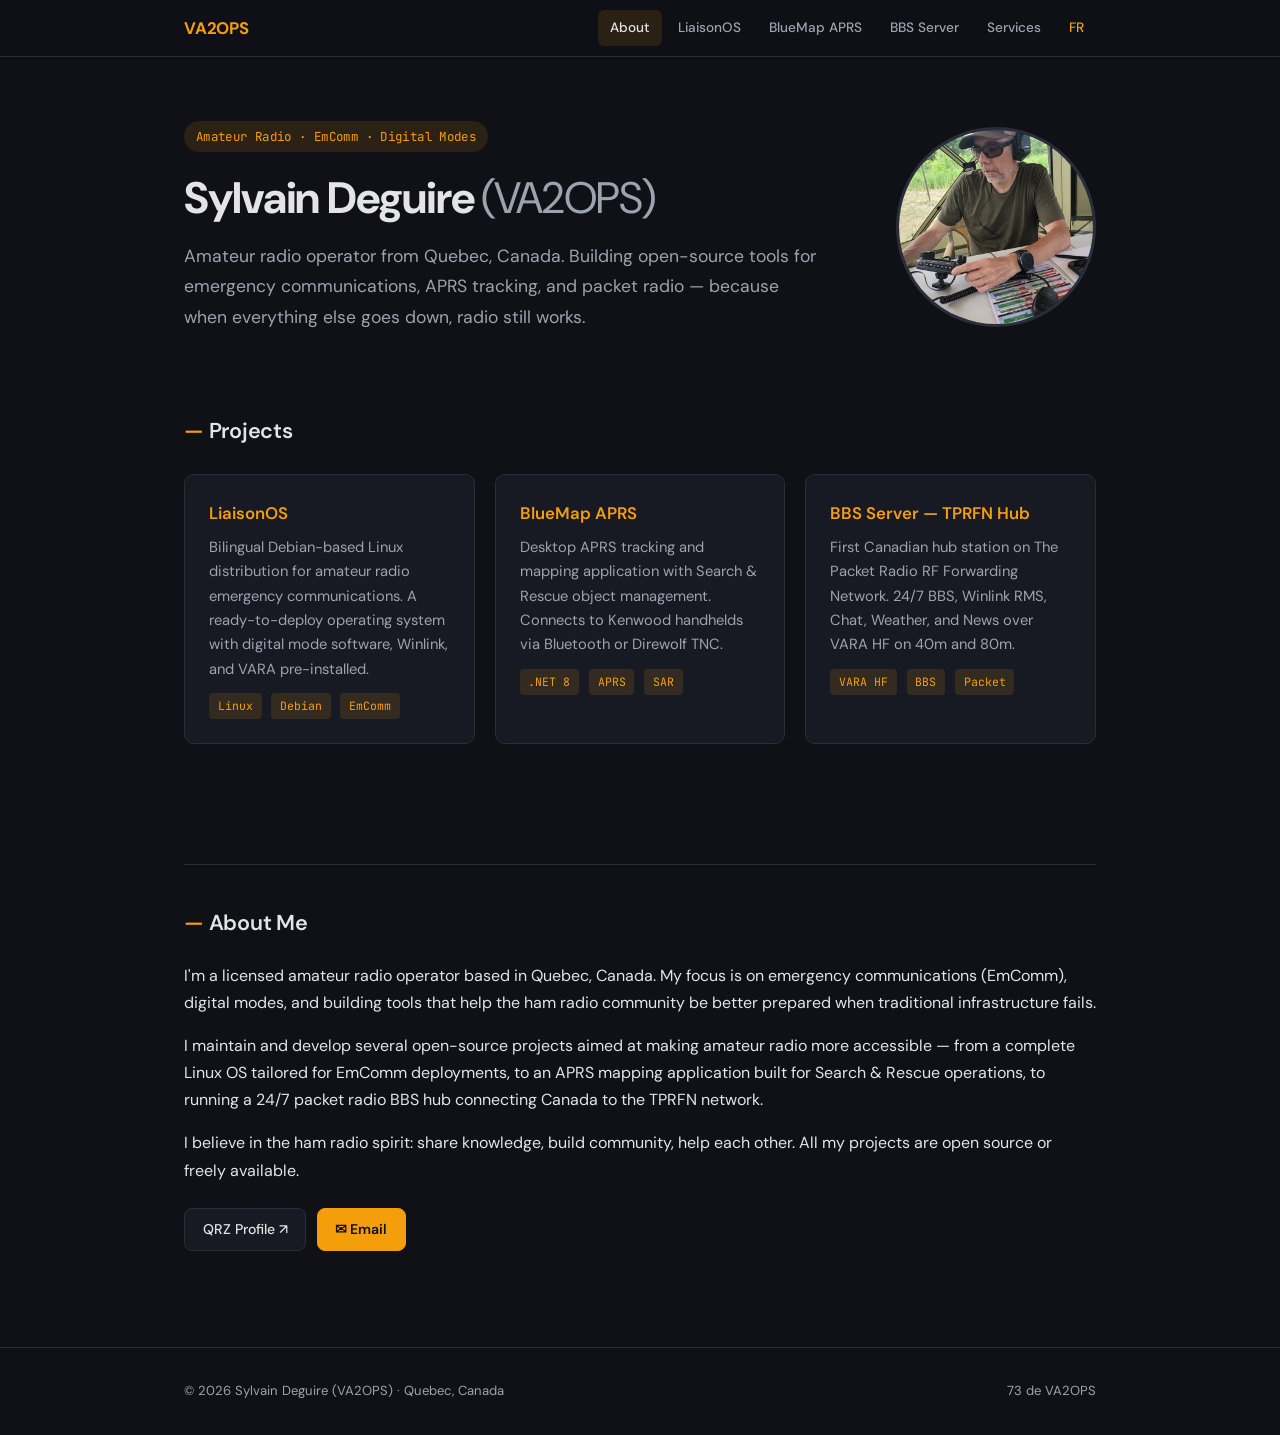
<file: index.html>
<!DOCTYPE html>
<html lang="en">
<head>
  <meta charset="UTF-8">
  <meta name="viewport" content="width=device-width, initial-scale=1.0">
  <title>VA2OPS — Sylvain Deguire</title>
  <meta name="description" content="Portfolio of Sylvain Deguire (VA2OPS) — Amateur radio operator, LiaisonOS developer, and digital communications enthusiast from Quebec, Canada.">
  <link rel="stylesheet" href="style.css">
</head>
<body>

  <!-- Navigation -->
  <nav class="topnav">
    <div class="topnav-inner">
      <a href="index.html" class="topnav-brand"><span>VA2OPS</span></a>
      <button class="nav-toggle" onclick="document.querySelector('.topnav-links').classList.toggle('open')" aria-label="Menu">☰</button>
      <div class="topnav-links">
        <a href="index.html" class="active">About</a>
        <a href="liaisonos.html">LiaisonOS</a>
        <a href="bluemap.html">BlueMap APRS</a>
        <a href="bbs-server.html">BBS Server</a>
        <a href="services.html">Services</a>
        <a href="fr/index.html" style="color: var(--accent);">FR</a>
      </div>
    </div>
  </nav>

  <!-- Hero -->
  <header class="hero">
    <div style="display: flex; justify-content: space-between; align-items: center; gap: 2.5rem; flex-wrap: wrap;">
      <div style="flex: 1; min-width: 280px;">
        <span class="hero-label">Amateur Radio · EmComm · Digital Modes</span>
        <h1>Sylvain Deguire <span class="muted" style="font-weight:400">(VA2OPS)</span></h1>
        <p>Amateur radio operator from Quebec, Canada. Building open-source tools for emergency communications, APRS tracking, and packet radio — because when everything else goes down, radio still works.</p>
      </div>
      <img src="photo_radio_operator.jpg" alt="Sylvain Deguire (VA2OPS) operating in the field" style="width: 200px; height: 200px; object-fit: cover; border-radius: 50%; border: 3px solid var(--border); flex-shrink: 0;">
    </div>
  </header>

  <!-- Projects -->
  <section class="section">
    <h2>Projects</h2>
    <div class="cards">

      <a href="liaisonos.html" class="card" style="text-decoration:none">
        <h3>LiaisonOS</h3>
        <p>Bilingual Debian-based Linux distribution for amateur radio emergency communications. A ready-to-deploy operating system with digital mode software, Winlink, and VARA pre-installed.</p>
        <span class="tag">Linux</span>
        <span class="tag">Debian</span>
        <span class="tag">EmComm</span>
      </a>

      <a href="bluemap.html" class="card" style="text-decoration:none">
        <h3>BlueMap APRS</h3>
        <p>Desktop APRS tracking and mapping application with Search &amp; Rescue object management. Connects to Kenwood handhelds via Bluetooth or Direwolf TNC.</p>
        <span class="tag">.NET 8</span>
        <span class="tag">APRS</span>
        <span class="tag">SAR</span>
      </a>

      <a href="bbs-server.html" class="card" style="text-decoration:none">
        <h3>BBS Server — TPRFN Hub</h3>
        <p>First Canadian hub station on The Packet Radio RF Forwarding Network. 24/7 BBS, Winlink RMS, Chat, Weather, and News over VARA HF on 40m and 80m.</p>
        <span class="tag">VARA HF</span>
        <span class="tag">BBS</span>
        <span class="tag">Packet</span>
      </a>

    </div>
  </section>

  <section class="section">
    <hr class="divider">
    <h2>About Me</h2>
    <p>I'm a licensed amateur radio operator based in Quebec, Canada. My focus is on emergency communications (EmComm), digital modes, and building tools that help the ham radio community be better prepared when traditional infrastructure fails.</p>
    <p>I maintain and develop several open-source projects aimed at making amateur radio more accessible — from a complete Linux OS tailored for EmComm deployments, to an APRS mapping application built for Search &amp; Rescue operations, to running a 24/7 packet radio BBS hub connecting Canada to the TPRFN network.</p>
    <p>I believe in the ham radio spirit: share knowledge, build community, help each other. All my projects are open source or freely available.</p>

    <div class="links-row">
      <a href="https://www.qrz.com/db/VA2OPS" target="_blank" rel="noopener" class="btn">QRZ Profile ↗</a>
      <a href="mailto:info@va2ops.ca" class="btn btn-primary">✉ Email</a>
    </div>
  </section>

  <!-- Footer -->
  <footer class="footer">
    <div class="footer-inner">
      <span>© 2026 Sylvain Deguire (VA2OPS) · Quebec, Canada</span>
      <span>73 de VA2OPS</span>
    </div>
  </footer>

</body>
</html>
</file>
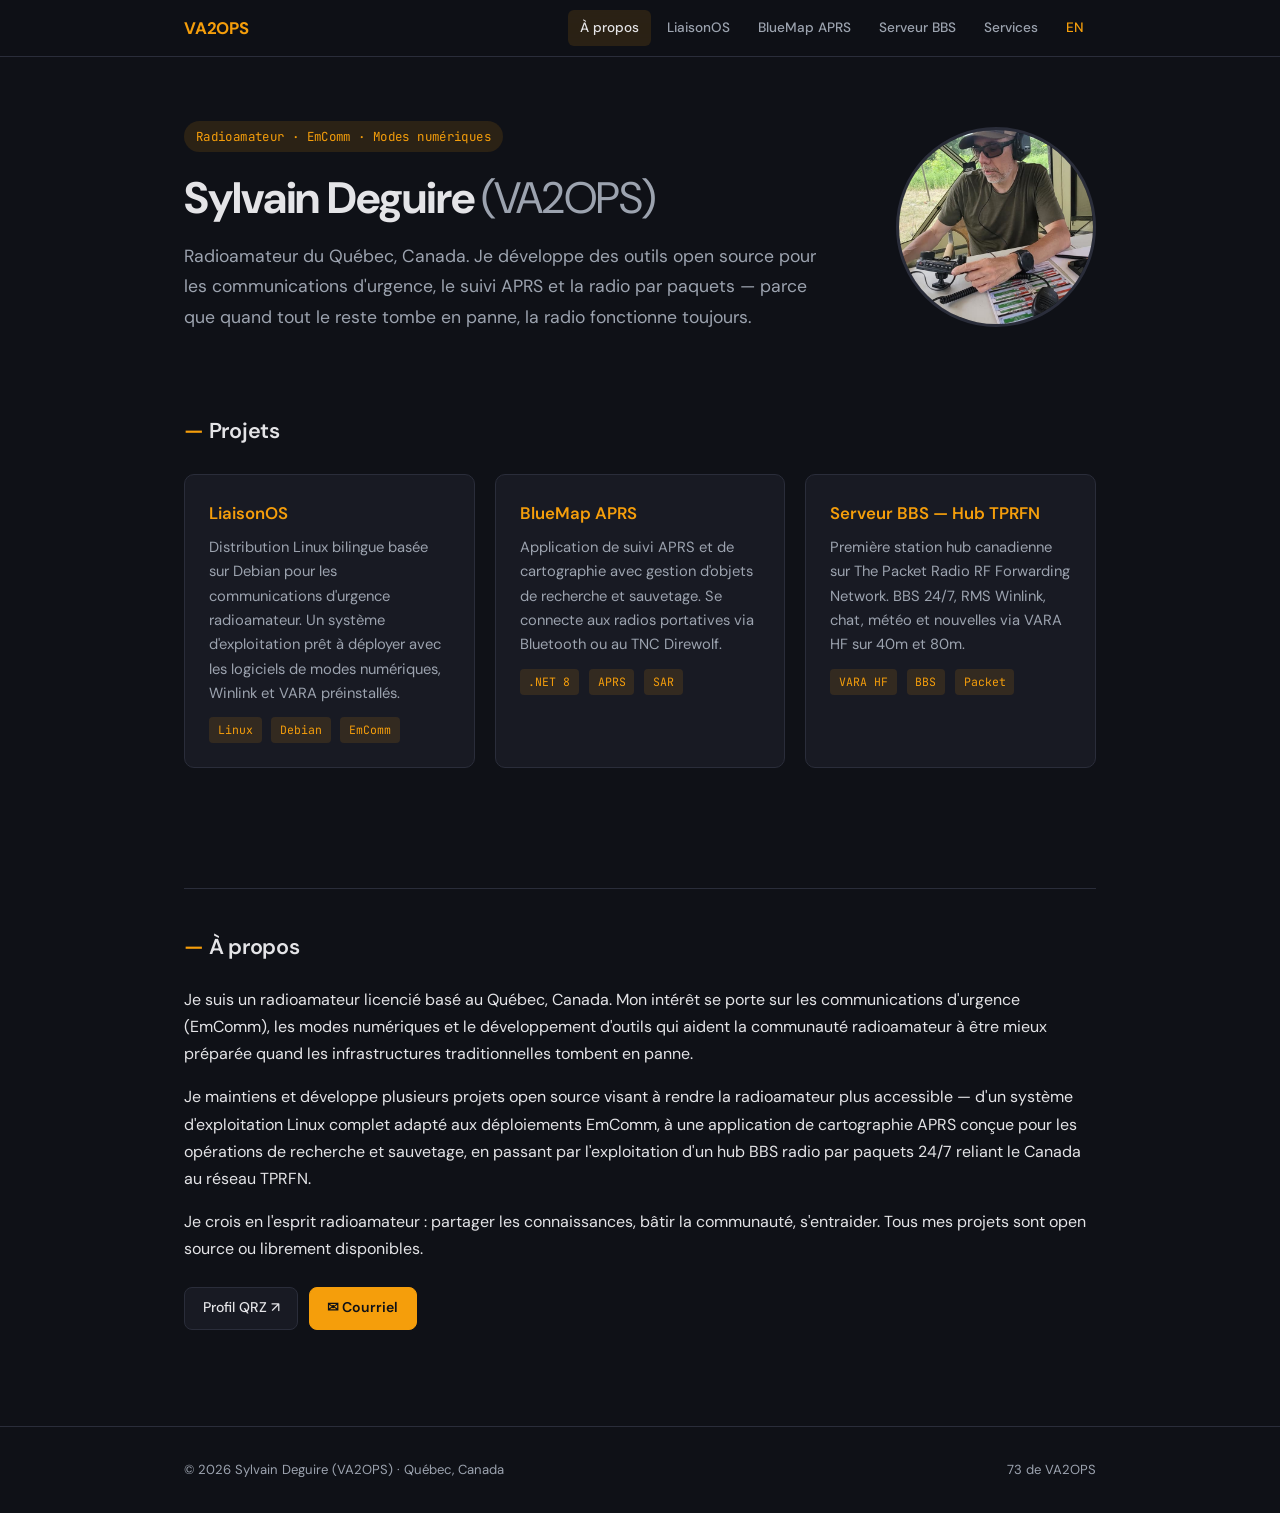
<file: fr/index.html>
<!DOCTYPE html>
<html lang="fr">
<head>
  <meta charset="UTF-8">
  <meta name="viewport" content="width=device-width, initial-scale=1.0">
  <title>VA2OPS — Sylvain Deguire</title>
  <meta name="description" content="Portfolio de Sylvain Deguire (VA2OPS) — Radioamateur, développeur LiaisonOS et passionné de communications numériques du Québec, Canada.">
  <link rel="stylesheet" href="../style.css">
</head>
<body>

  <nav class="topnav">
    <div class="topnav-inner">
      <a href="index.html" class="topnav-brand"><span>VA2OPS</span></a>
      <button class="nav-toggle" onclick="document.querySelector('.topnav-links').classList.toggle('open')" aria-label="Menu">&#9776;</button>
      <div class="topnav-links">
        <a href="index.html" class="active">À propos</a>
        <a href="liaisonos.html">LiaisonOS</a>
        <a href="bluemap.html">BlueMap APRS</a>
        <a href="bbs-server.html">Serveur BBS</a>
        <a href="services.html">Services</a>
        <a href="../index.html" style="color: var(--accent);">EN</a>
      </div>
    </div>
  </nav>

  <header class="hero">
    <div style="display: flex; justify-content: space-between; align-items: center; gap: 2.5rem; flex-wrap: wrap;">
      <div style="flex: 1; min-width: 280px;">
        <span class="hero-label">Radioamateur · EmComm · Modes numériques</span>
        <h1>Sylvain Deguire <span class="muted" style="font-weight:400">(VA2OPS)</span></h1>
        <p>Radioamateur du Québec, Canada. Je développe des outils open source pour les communications d'urgence, le suivi APRS et la radio par paquets — parce que quand tout le reste tombe en panne, la radio fonctionne toujours.</p>
      </div>
      <img src="../photo_radio_operator.jpg" alt="Sylvain Deguire (VA2OPS) en opération sur le terrain" style="width: 200px; height: 200px; object-fit: cover; border-radius: 50%; border: 3px solid var(--border); flex-shrink: 0;">
    </div>
  </header>

  <section class="section">
    <h2>Projets</h2>
    <div class="cards">

      <a href="liaisonos.html" class="card" style="text-decoration:none">
        <h3>LiaisonOS</h3>
        <p>Distribution Linux bilingue basée sur Debian pour les communications d'urgence radioamateur. Un système d'exploitation prêt à déployer avec les logiciels de modes numériques, Winlink et VARA préinstallés.</p>
        <span class="tag">Linux</span>
        <span class="tag">Debian</span>
        <span class="tag">EmComm</span>
      </a>

      <a href="bluemap.html" class="card" style="text-decoration:none">
        <h3>BlueMap APRS</h3>
        <p>Application de suivi APRS et de cartographie avec gestion d'objets de recherche et sauvetage. Se connecte aux radios portatives via Bluetooth ou au TNC Direwolf.</p>
        <span class="tag">.NET 8</span>
        <span class="tag">APRS</span>
        <span class="tag">SAR</span>
      </a>

      <a href="bbs-server.html" class="card" style="text-decoration:none">
        <h3>Serveur BBS — Hub TPRFN</h3>
        <p>Première station hub canadienne sur The Packet Radio RF Forwarding Network. BBS 24/7, RMS Winlink, chat, météo et nouvelles via VARA HF sur 40m et 80m.</p>
        <span class="tag">VARA HF</span>
        <span class="tag">BBS</span>
        <span class="tag">Packet</span>
      </a>

    </div>
  </section>

  <section class="section">
    <hr class="divider">
    <h2>À propos</h2>
    <p>Je suis un radioamateur licencié basé au Québec, Canada. Mon intérêt se porte sur les communications d'urgence (EmComm), les modes numériques et le développement d'outils qui aident la communauté radioamateur à être mieux préparée quand les infrastructures traditionnelles tombent en panne.</p>
    <p>Je maintiens et développe plusieurs projets open source visant à rendre la radioamateur plus accessible — d'un système d'exploitation Linux complet adapté aux déploiements EmComm, à une application de cartographie APRS conçue pour les opérations de recherche et sauvetage, en passant par l'exploitation d'un hub BBS radio par paquets 24/7 reliant le Canada au réseau TPRFN.</p>
    <p>Je crois en l'esprit radioamateur : partager les connaissances, bâtir la communauté, s'entraider. Tous mes projets sont open source ou librement disponibles.</p>

    <div class="links-row">
      <a href="https://www.qrz.com/db/VA2OPS" target="_blank" rel="noopener" class="btn">Profil QRZ &#8599;</a>
      <a href="mailto:info@va2ops.ca" class="btn btn-primary">&#9993; Courriel</a>
    </div>
  </section>

  <footer class="footer">
    <div class="footer-inner">
      <span>&copy; 2026 Sylvain Deguire (VA2OPS) &middot; Québec, Canada</span>
      <span>73 de VA2OPS</span>
    </div>
  </footer>

</body>
</html>
</file>
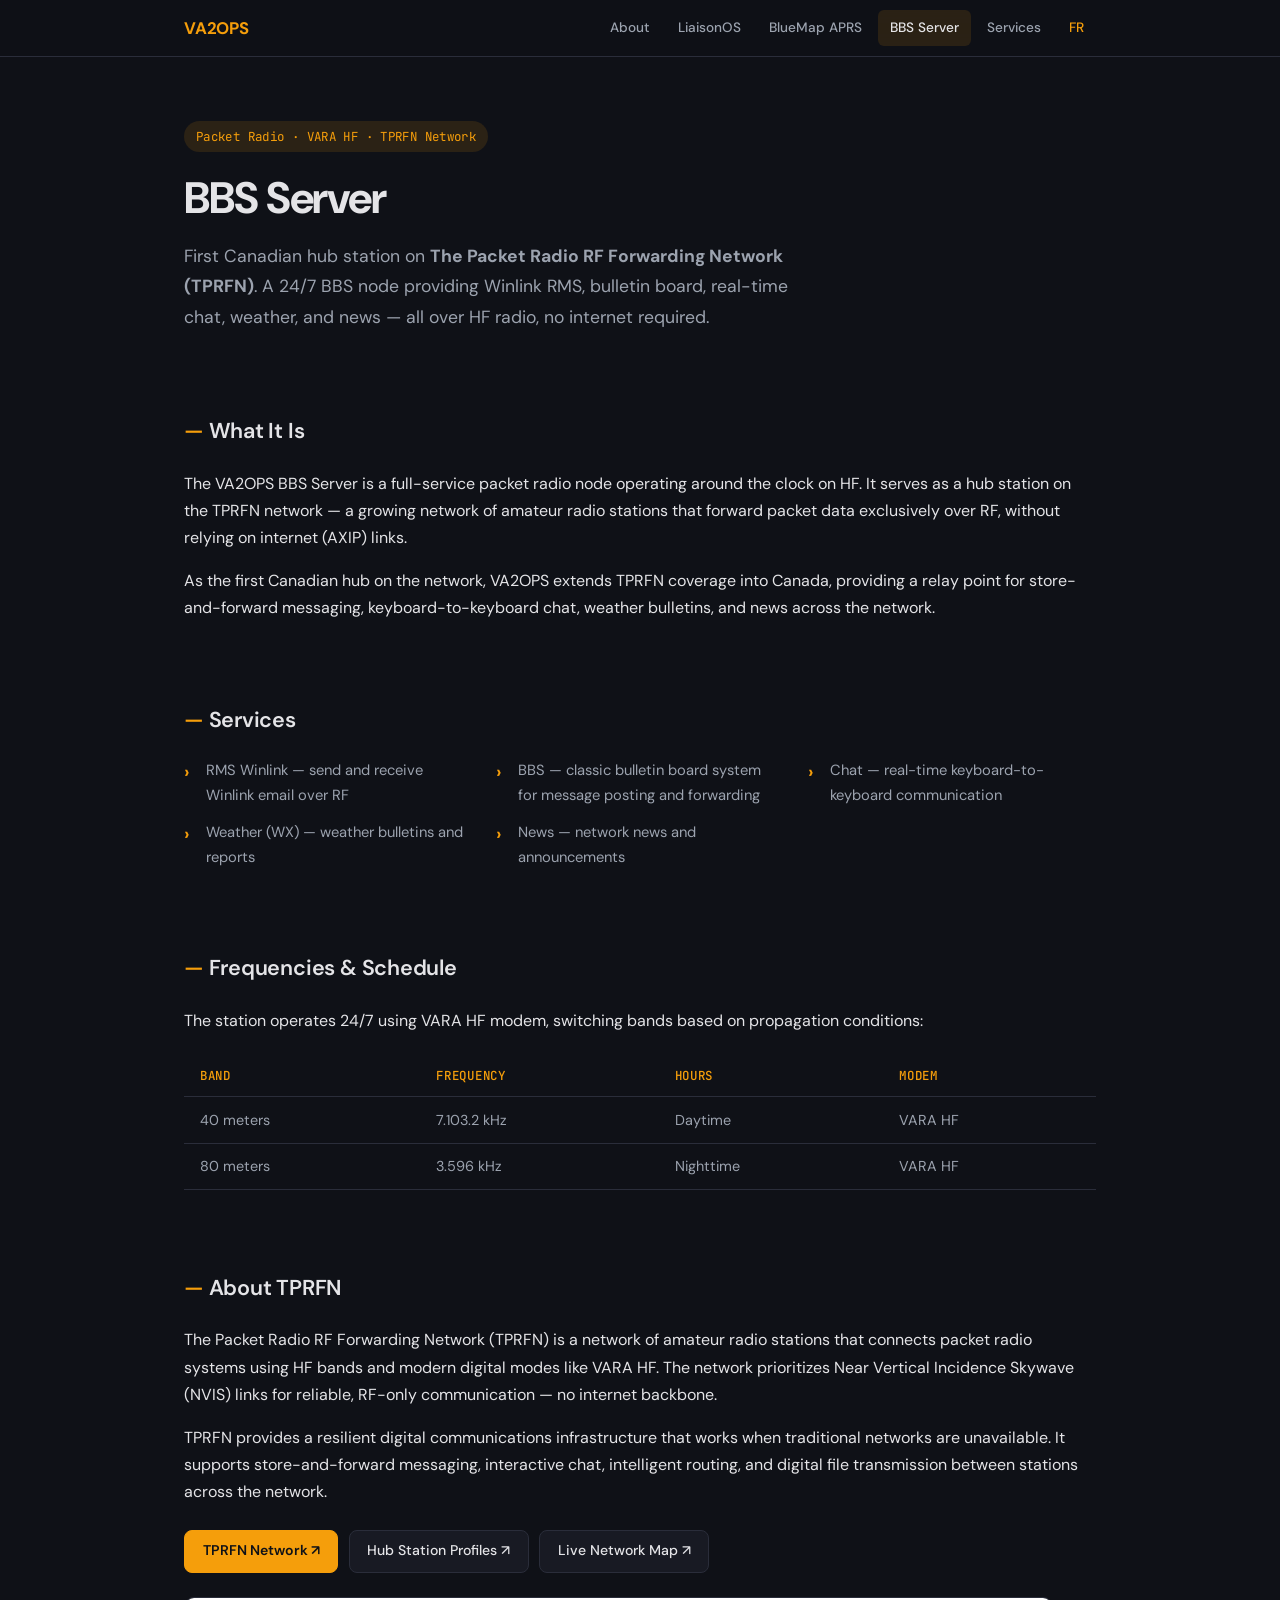
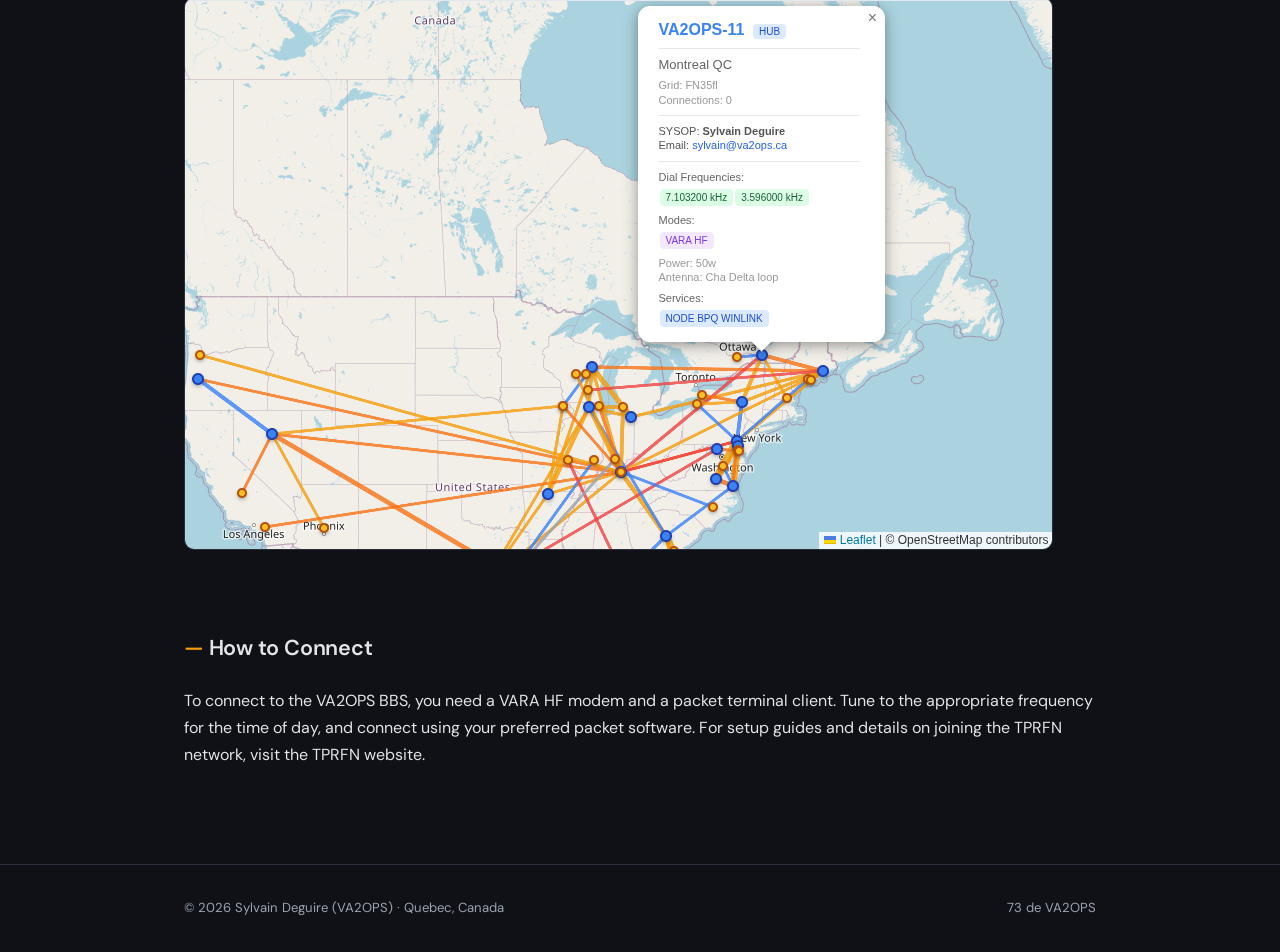
<file: bbs-server.html>
<!DOCTYPE html>
<html lang="en">
<head>
  <meta charset="UTF-8">
  <meta name="viewport" content="width=device-width, initial-scale=1.0">
  <title>BBS Server — VA2OPS</title>
  <meta name="description" content="VA2OPS BBS Server — First Canadian hub station on The Packet Radio RF Forwarding Network (TPRFN). 24/7 VARA HF operations on 40m and 80m.">
  <link rel="stylesheet" href="style.css">
</head>
<body>

  <nav class="topnav">
    <div class="topnav-inner">
      <a href="index.html" class="topnav-brand"><span>VA2OPS</span></a>
      <button class="nav-toggle" onclick="document.querySelector('.topnav-links').classList.toggle('open')" aria-label="Menu">☰</button>
      <div class="topnav-links">
        <a href="index.html">About</a>
        <a href="liaisonos.html">LiaisonOS</a>
        <a href="bluemap.html">BlueMap APRS</a>
        <a href="bbs-server.html" class="active">BBS Server</a>
        <a href="services.html">Services</a>
        <a href="fr/bbs-server.html" style="color: var(--accent);">FR</a>
      </div>
    </div>
  </nav>

  <header class="hero">
    <span class="hero-label">Packet Radio · VARA HF · TPRFN Network</span>
    <h1>BBS Server</h1>
    <p>First Canadian hub station on <strong>The Packet Radio RF Forwarding Network (TPRFN)</strong>. A 24/7 BBS node providing Winlink RMS, bulletin board, real-time chat, weather, and news — all over HF radio, no internet required.</p>
  </header>

  <section class="section">
    <h2>What It Is</h2>
    <p>The VA2OPS BBS Server is a full-service packet radio node operating around the clock on HF. It serves as a hub station on the TPRFN network — a growing network of amateur radio stations that forward packet data exclusively over RF, without relying on internet (AXIP) links.</p>
    <p>As the first Canadian hub on the network, VA2OPS extends TPRFN coverage into Canada, providing a relay point for store-and-forward messaging, keyboard-to-keyboard chat, weather bulletins, and news across the network.</p>
  </section>

  <section class="section">
    <h2>Services</h2>
    <ul class="features">
      <li>RMS Winlink — send and receive Winlink email over RF</li>
      <li>BBS — classic bulletin board system for message posting and forwarding</li>
      <li>Chat — real-time keyboard-to-keyboard communication</li>
      <li>Weather (WX) — weather bulletins and reports</li>
      <li>News — network news and announcements</li>
    </ul>
  </section>

  <section class="section">
    <h2>Frequencies &amp; Schedule</h2>
    <p>The station operates 24/7 using VARA HF modem, switching bands based on propagation conditions:</p>
    <table class="freq-table">
      <thead>
        <tr>
          <th>Band</th>
          <th>Frequency</th>
          <th>Hours</th>
          <th>Modem</th>
        </tr>
      </thead>
      <tbody>
        <tr>
          <td>40 meters</td>
          <td>7.103.2 kHz</td>
          <td>Daytime</td>
          <td>VARA HF</td>
        </tr>
        <tr>
          <td>80 meters</td>
          <td>3.596 kHz</td>
          <td>Nighttime</td>
          <td>VARA HF</td>
        </tr>
      </tbody>
    </table>
  </section>

  <section class="section">
    <h2>About TPRFN</h2>
    <p>The Packet Radio RF Forwarding Network (TPRFN) is a network of amateur radio stations that connects packet radio systems using HF bands and modern digital modes like VARA HF. The network prioritizes Near Vertical Incidence Skywave (NVIS) links for reliable, RF-only communication — no internet backbone.</p>
    <p>TPRFN provides a resilient digital communications infrastructure that works when traditional networks are unavailable. It supports store-and-forward messaging, interactive chat, intelligent routing, and digital file transmission between stations across the network.</p>

    <div class="links-row">
      <a href="https://www.tprfn.net/" target="_blank" rel="noopener" class="btn btn-primary">TPRFN Network ↗</a>
      <a href="https://www.tprfn.net/tprfn-hub-profiles" target="_blank" rel="noopener" class="btn">Hub Station Profiles ↗</a>
      <a href="https://tprfn.k1ajd.net/" target="_blank" rel="noopener" class="btn">Live Network Map ↗</a>
    </div>

    <img src="va2ops-tprfn.png" alt="VA2OPS-11 hub station on the TPRFN live network map" style="margin-top: 1.5rem; border-radius: var(--radius); border: 1px solid var(--border);">
  </section>

  <section class="section">
    <h2>How to Connect</h2>
    <p>To connect to the VA2OPS BBS, you need a VARA HF modem and a packet terminal client. Tune to the appropriate frequency for the time of day, and connect using your preferred packet software. For setup guides and details on joining the TPRFN network, visit the TPRFN website.</p>
  </section>

  <footer class="footer">
    <div class="footer-inner">
      <span>© 2026 Sylvain Deguire (VA2OPS) · Quebec, Canada</span>
      <span>73 de VA2OPS</span>
    </div>
  </footer>

</body>
</html>
</file>
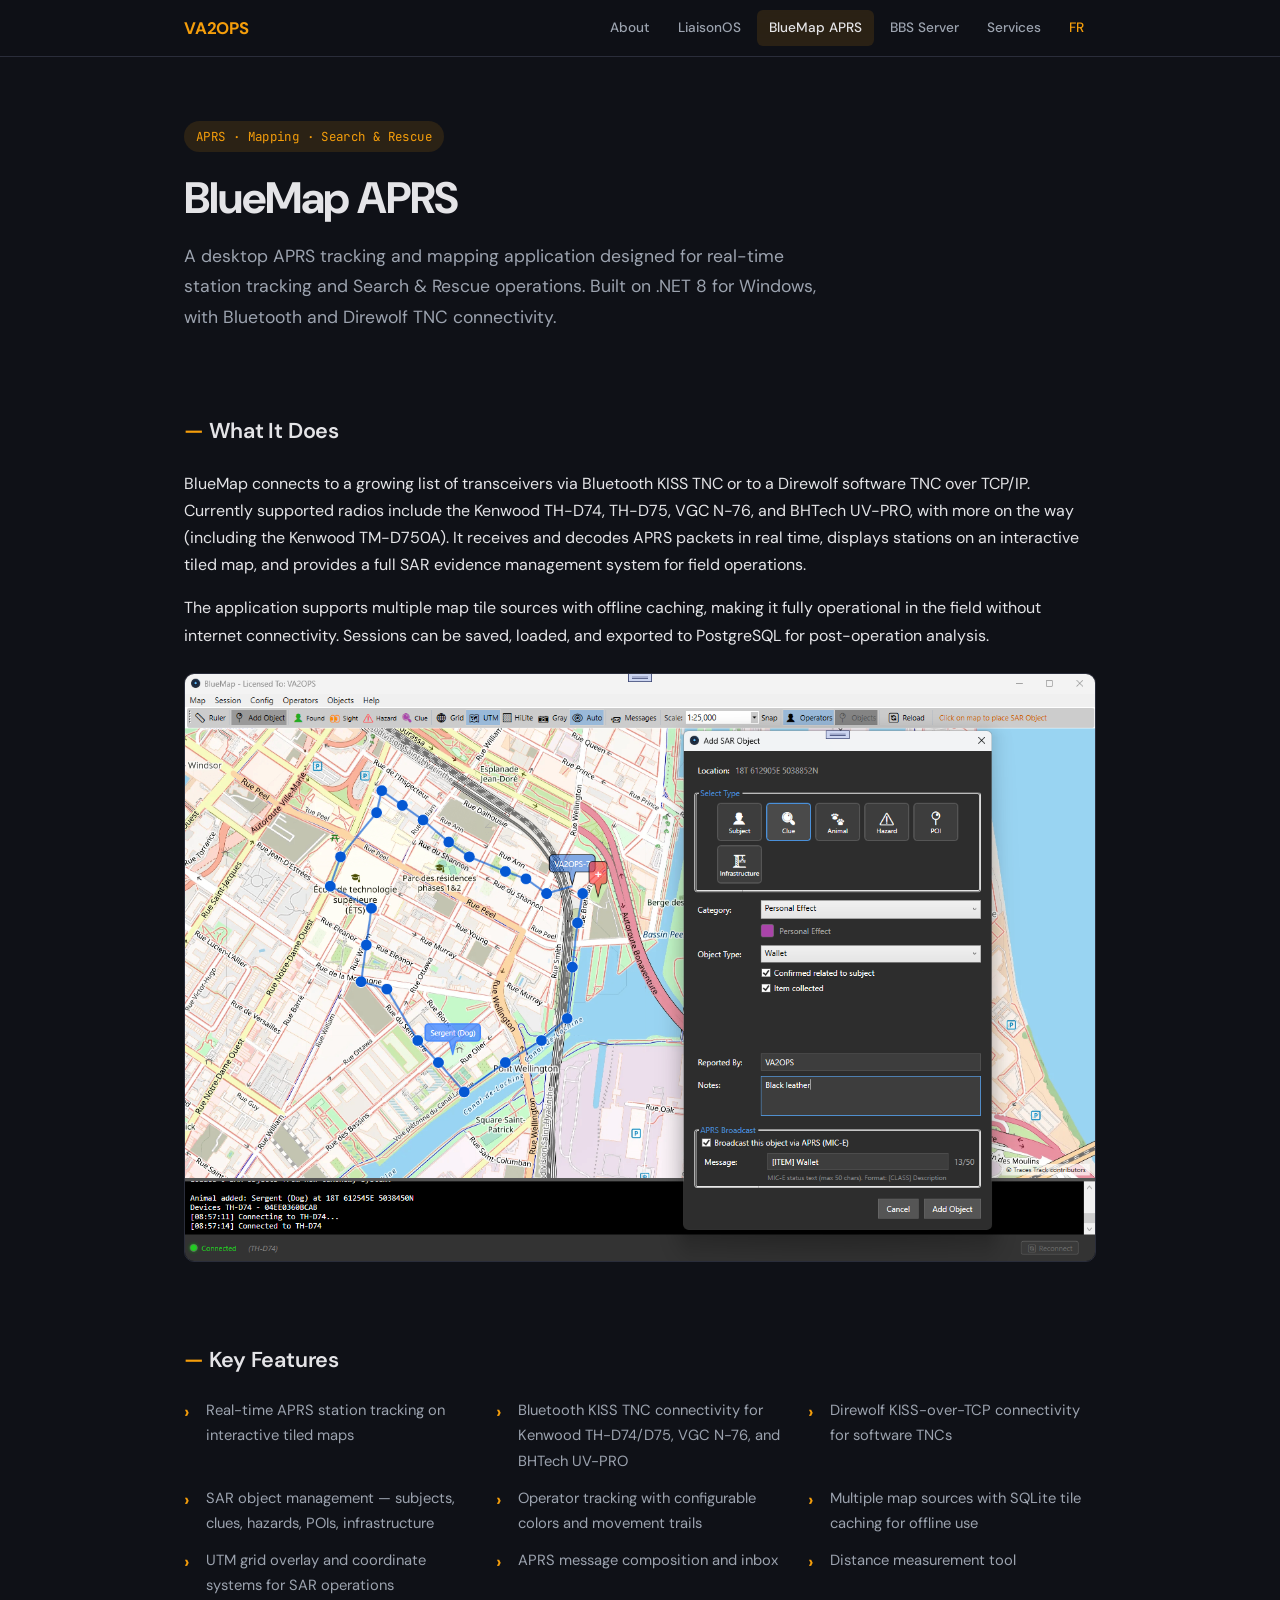
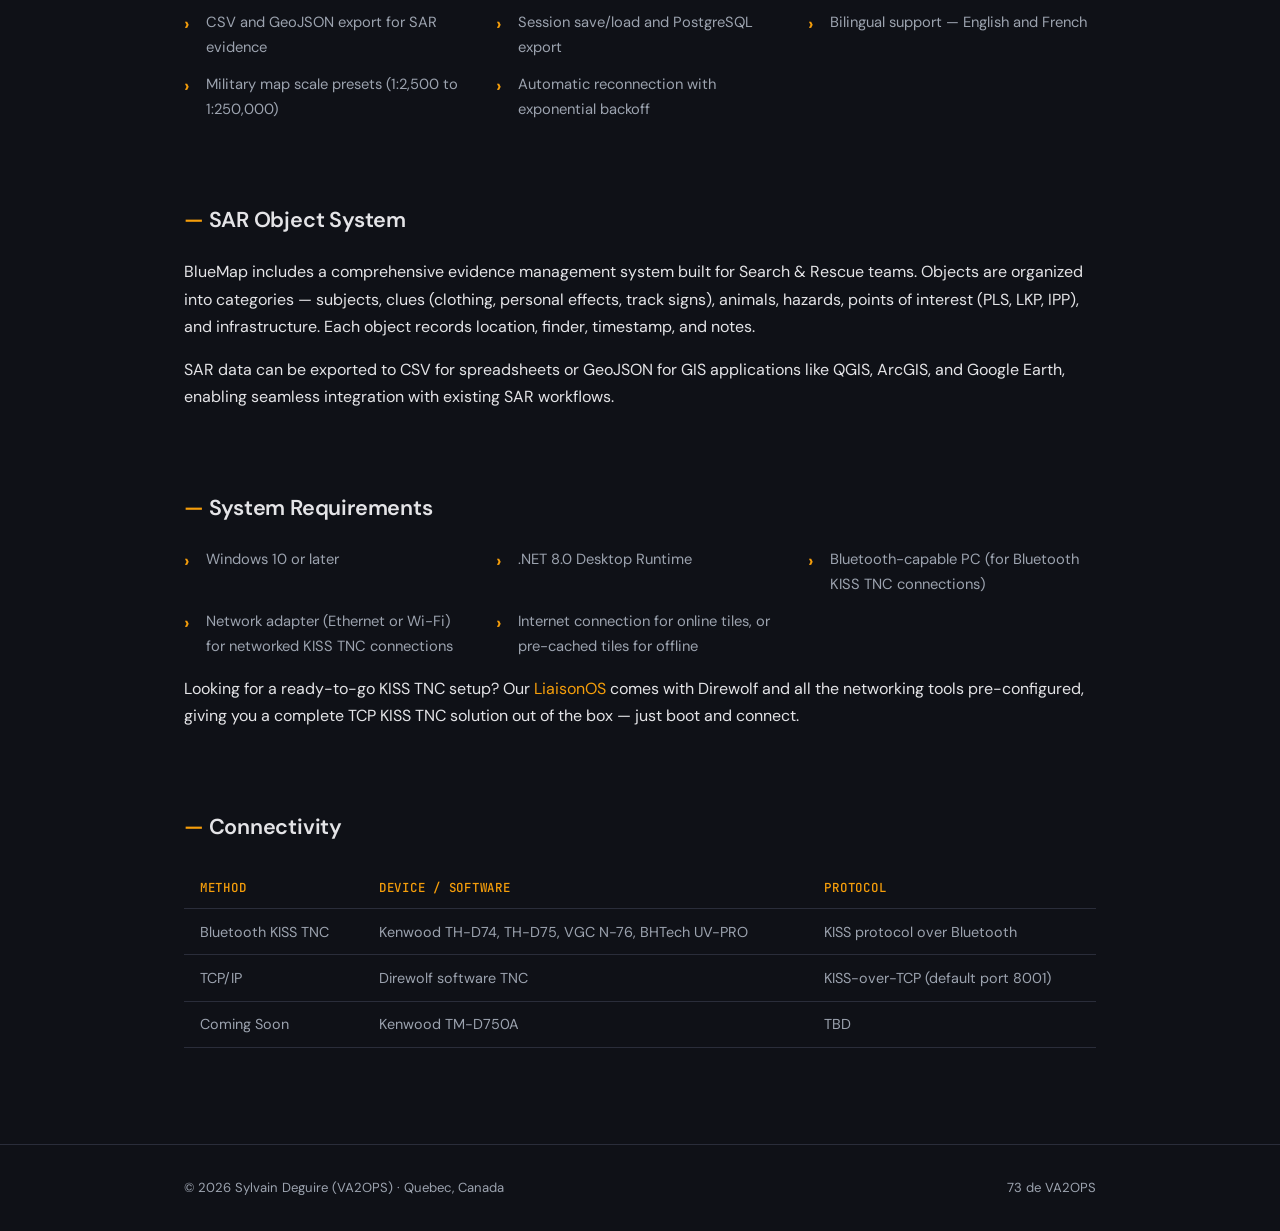
<file: bluemap.html>
<!DOCTYPE html>
<html lang="en">
<head>
  <meta charset="UTF-8">
  <meta name="viewport" content="width=device-width, initial-scale=1.0">
  <title>BlueMap APRS — VA2OPS</title>
  <meta name="description" content="BlueMap — APRS tracking and mapping application with Search & Rescue support for amateur radio operators.">
  <link rel="stylesheet" href="style.css">
</head>
<body>

  <nav class="topnav">
    <div class="topnav-inner">
      <a href="index.html" class="topnav-brand"><span>VA2OPS</span></a>
      <button class="nav-toggle" onclick="document.querySelector('.topnav-links').classList.toggle('open')" aria-label="Menu">☰</button>
      <div class="topnav-links">
        <a href="index.html">About</a>
        <a href="liaisonos.html">LiaisonOS</a>
        <a href="bluemap.html" class="active">BlueMap APRS</a>
        <a href="bbs-server.html">BBS Server</a>
        <a href="services.html">Services</a>
        <a href="fr/bluemap.html" style="color: var(--accent);">FR</a>
      </div>
    </div>
  </nav>

  <header class="hero">
    <span class="hero-label">APRS · Mapping · Search &amp; Rescue</span>
    <h1>BlueMap APRS</h1>
    <p>A desktop APRS tracking and mapping application designed for real-time station tracking and Search &amp; Rescue operations. Built on .NET 8 for Windows, with Bluetooth and Direwolf TNC connectivity.</p>
  </header>

  <section class="section">
    <h2>What It Does</h2>
    <p>BlueMap connects to a growing list of transceivers via Bluetooth KISS TNC or to a Direwolf software TNC over TCP/IP. Currently supported radios include the Kenwood TH-D74, TH-D75, VGC N-76, and BHTech UV-PRO, with more on the way (including the Kenwood TM-D750A). It receives and decodes APRS packets in real time, displays stations on an interactive tiled map, and provides a full SAR evidence management system for field operations.</p>
    <p>The application supports multiple map tile sources with offline caching, making it fully operational in the field without internet connectivity. Sessions can be saved, loaded, and exported to PostgreSQL for post-operation analysis.</p>

    <img src="va2ops-bluemap.png" alt="BlueMap application — SAR object management with APRS tracking on interactive map" style="margin-top: 1.5rem; border-radius: var(--radius); border: 1px solid var(--border);">
  </section>

  <section class="section">
    <h2>Key Features</h2>
    <ul class="features">
      <li>Real-time APRS station tracking on interactive tiled maps</li>
      <li>Bluetooth KISS TNC connectivity for Kenwood TH-D74/D75, VGC N-76, and BHTech UV-PRO</li>
      <li>Direwolf KISS-over-TCP connectivity for software TNCs</li>
      <li>SAR object management — subjects, clues, hazards, POIs, infrastructure</li>
      <li>Operator tracking with configurable colors and movement trails</li>
      <li>Multiple map sources with SQLite tile caching for offline use</li>
      <li>UTM grid overlay and coordinate systems for SAR operations</li>
      <li>APRS message composition and inbox</li>
      <li>Distance measurement tool</li>
      <li>CSV and GeoJSON export for SAR evidence</li>
      <li>Session save/load and PostgreSQL export</li>
      <li>Bilingual support — English and French</li>
      <li>Military map scale presets (1:2,500 to 1:250,000)</li>
      <li>Automatic reconnection with exponential backoff</li>
    </ul>
  </section>

  <section class="section">
    <h2>SAR Object System</h2>
    <p>BlueMap includes a comprehensive evidence management system built for Search &amp; Rescue teams. Objects are organized into categories — subjects, clues (clothing, personal effects, track signs), animals, hazards, points of interest (PLS, LKP, IPP), and infrastructure. Each object records location, finder, timestamp, and notes.</p>
    <p>SAR data can be exported to CSV for spreadsheets or GeoJSON for GIS applications like QGIS, ArcGIS, and Google Earth, enabling seamless integration with existing SAR workflows.</p>
  </section>

  <section class="section">
    <h2>System Requirements</h2>
    <ul class="features">
      <li>Windows 10 or later</li>
      <li>.NET 8.0 Desktop Runtime</li>
      <li>Bluetooth-capable PC (for Bluetooth KISS TNC connections)</li>
      <li>Network adapter (Ethernet or Wi-Fi) for networked KISS TNC connections</li>
      <li>Internet connection for online tiles, or pre-cached tiles for offline</li>
    </ul>
    <p class="mt-2">Looking for a ready-to-go KISS TNC setup? Our <a href="liaisonos.html">LiaisonOS</a> comes with Direwolf and all the networking tools pre-configured, giving you a complete TCP KISS TNC solution out of the box — just boot and connect.</p>
  </section>

  <section class="section">
    <h2>Connectivity</h2>
    <table class="freq-table">
      <thead>
        <tr>
          <th>Method</th>
          <th>Device / Software</th>
          <th>Protocol</th>
        </tr>
      </thead>
      <tbody>
        <tr>
          <td>Bluetooth KISS TNC</td>
          <td>Kenwood TH-D74, TH-D75, VGC N-76, BHTech UV-PRO</td>
          <td>KISS protocol over Bluetooth</td>
        </tr>
        <tr>
          <td>TCP/IP</td>
          <td>Direwolf software TNC</td>
          <td>KISS-over-TCP (default port 8001)</td>
        </tr>
        <tr>
          <td>Coming Soon</td>
          <td>Kenwood TM-D750A</td>
          <td>TBD</td>
        </tr>
      </tbody>
    </table>
  </section>

  <footer class="footer">
    <div class="footer-inner">
      <span>© 2026 Sylvain Deguire (VA2OPS) · Quebec, Canada</span>
      <span>73 de VA2OPS</span>
    </div>
  </footer>

</body>
</html>
</file>
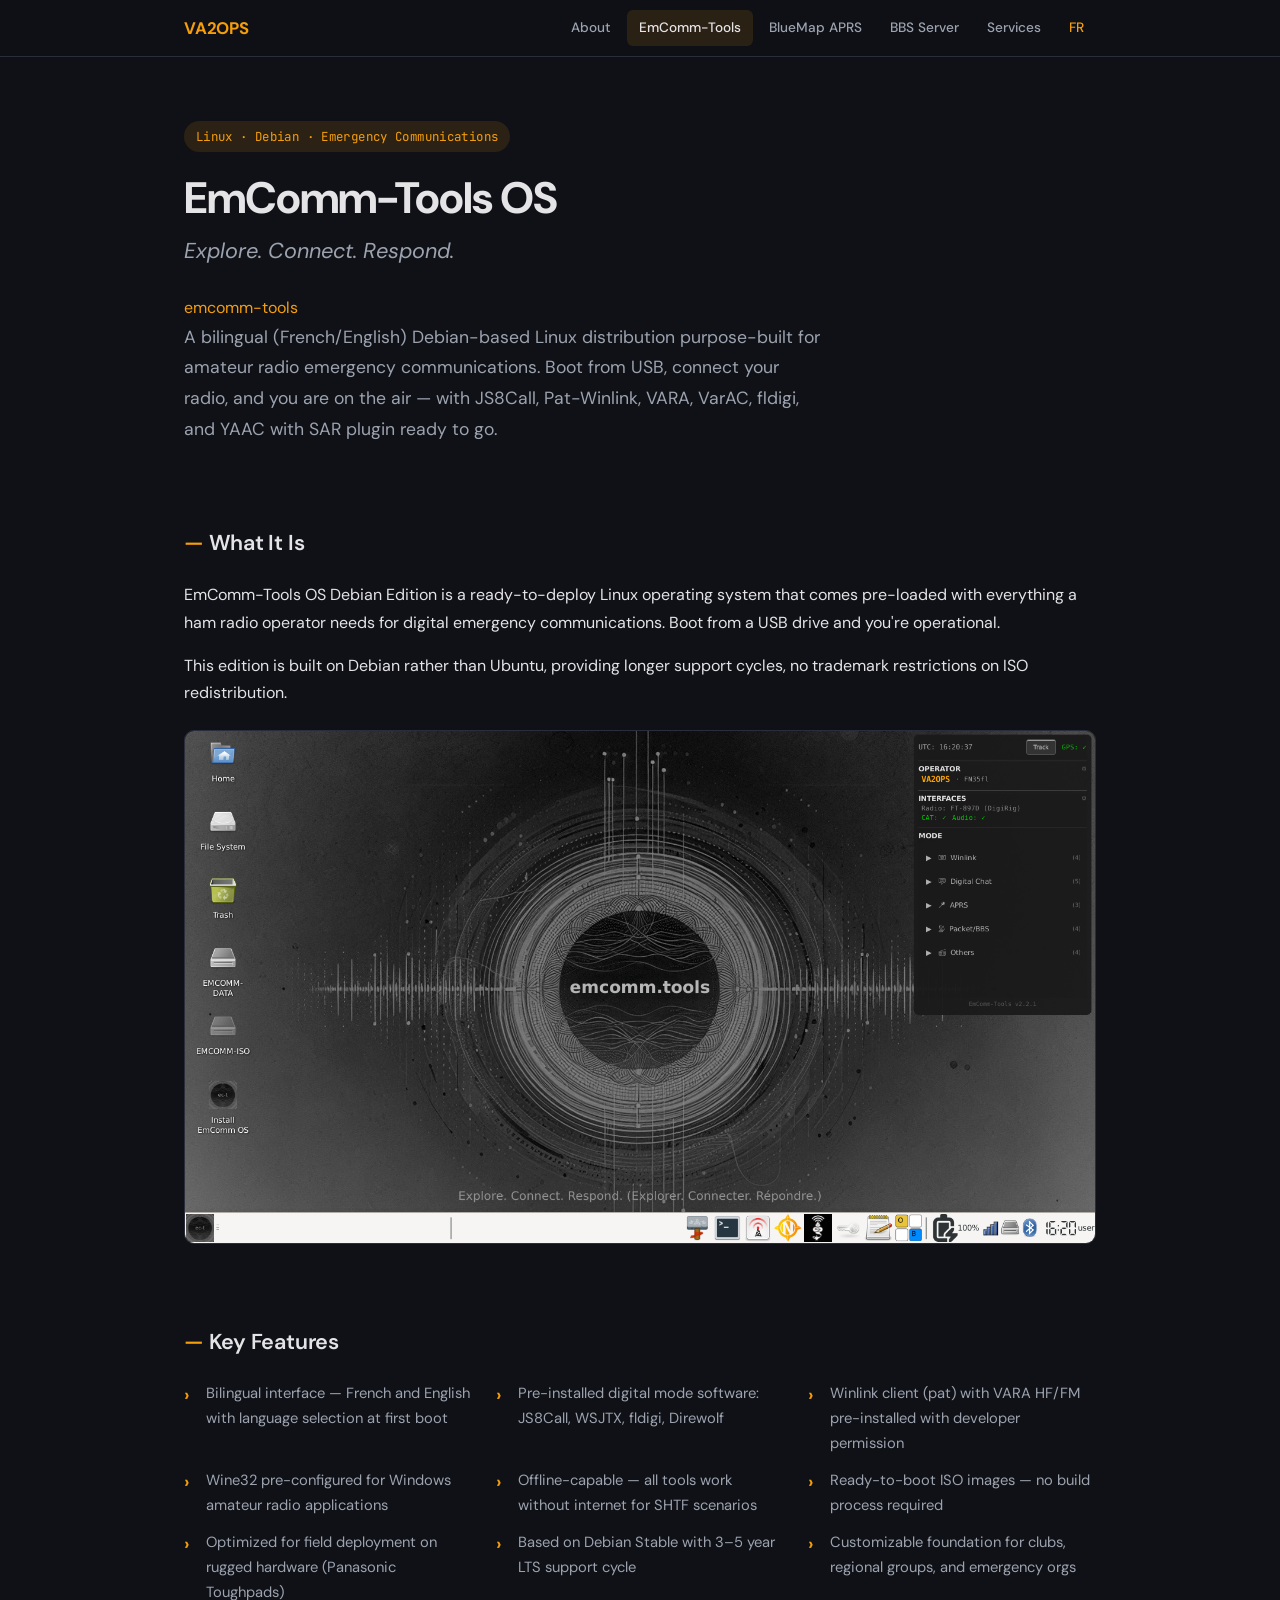
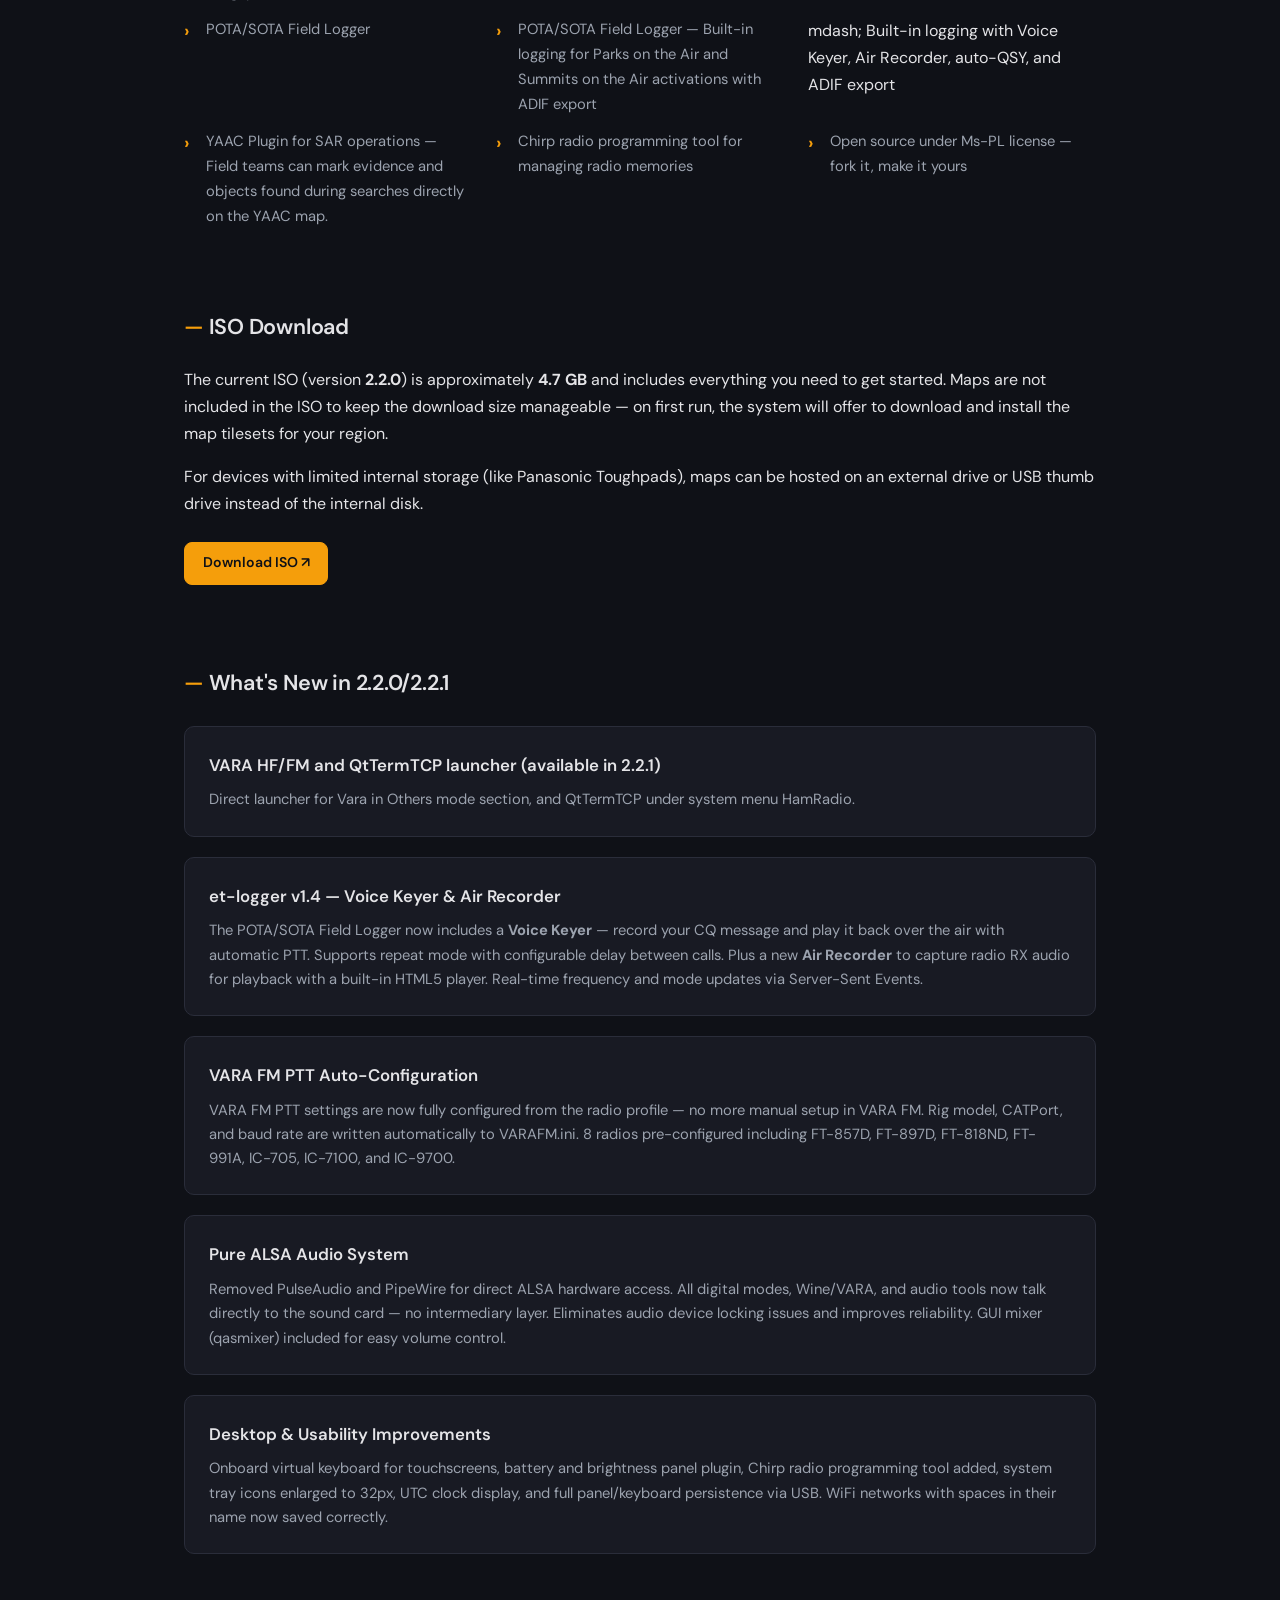
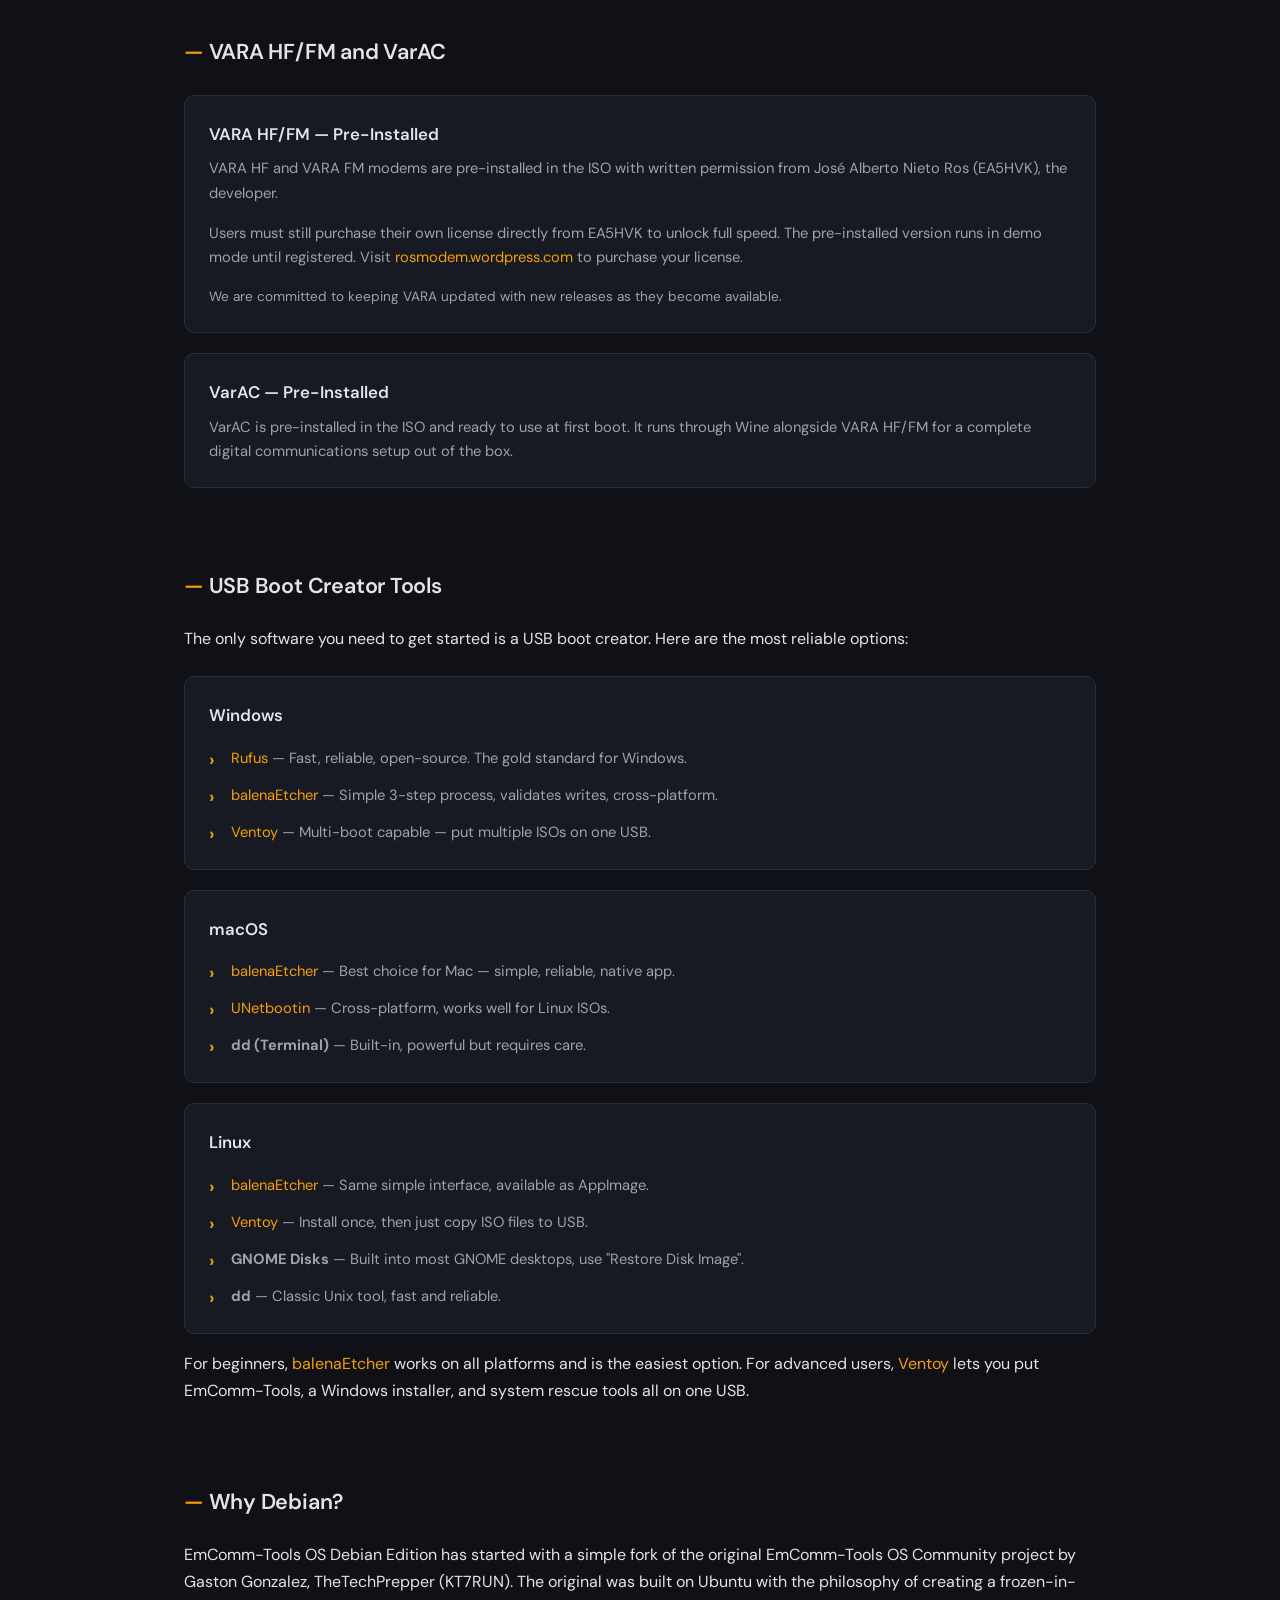
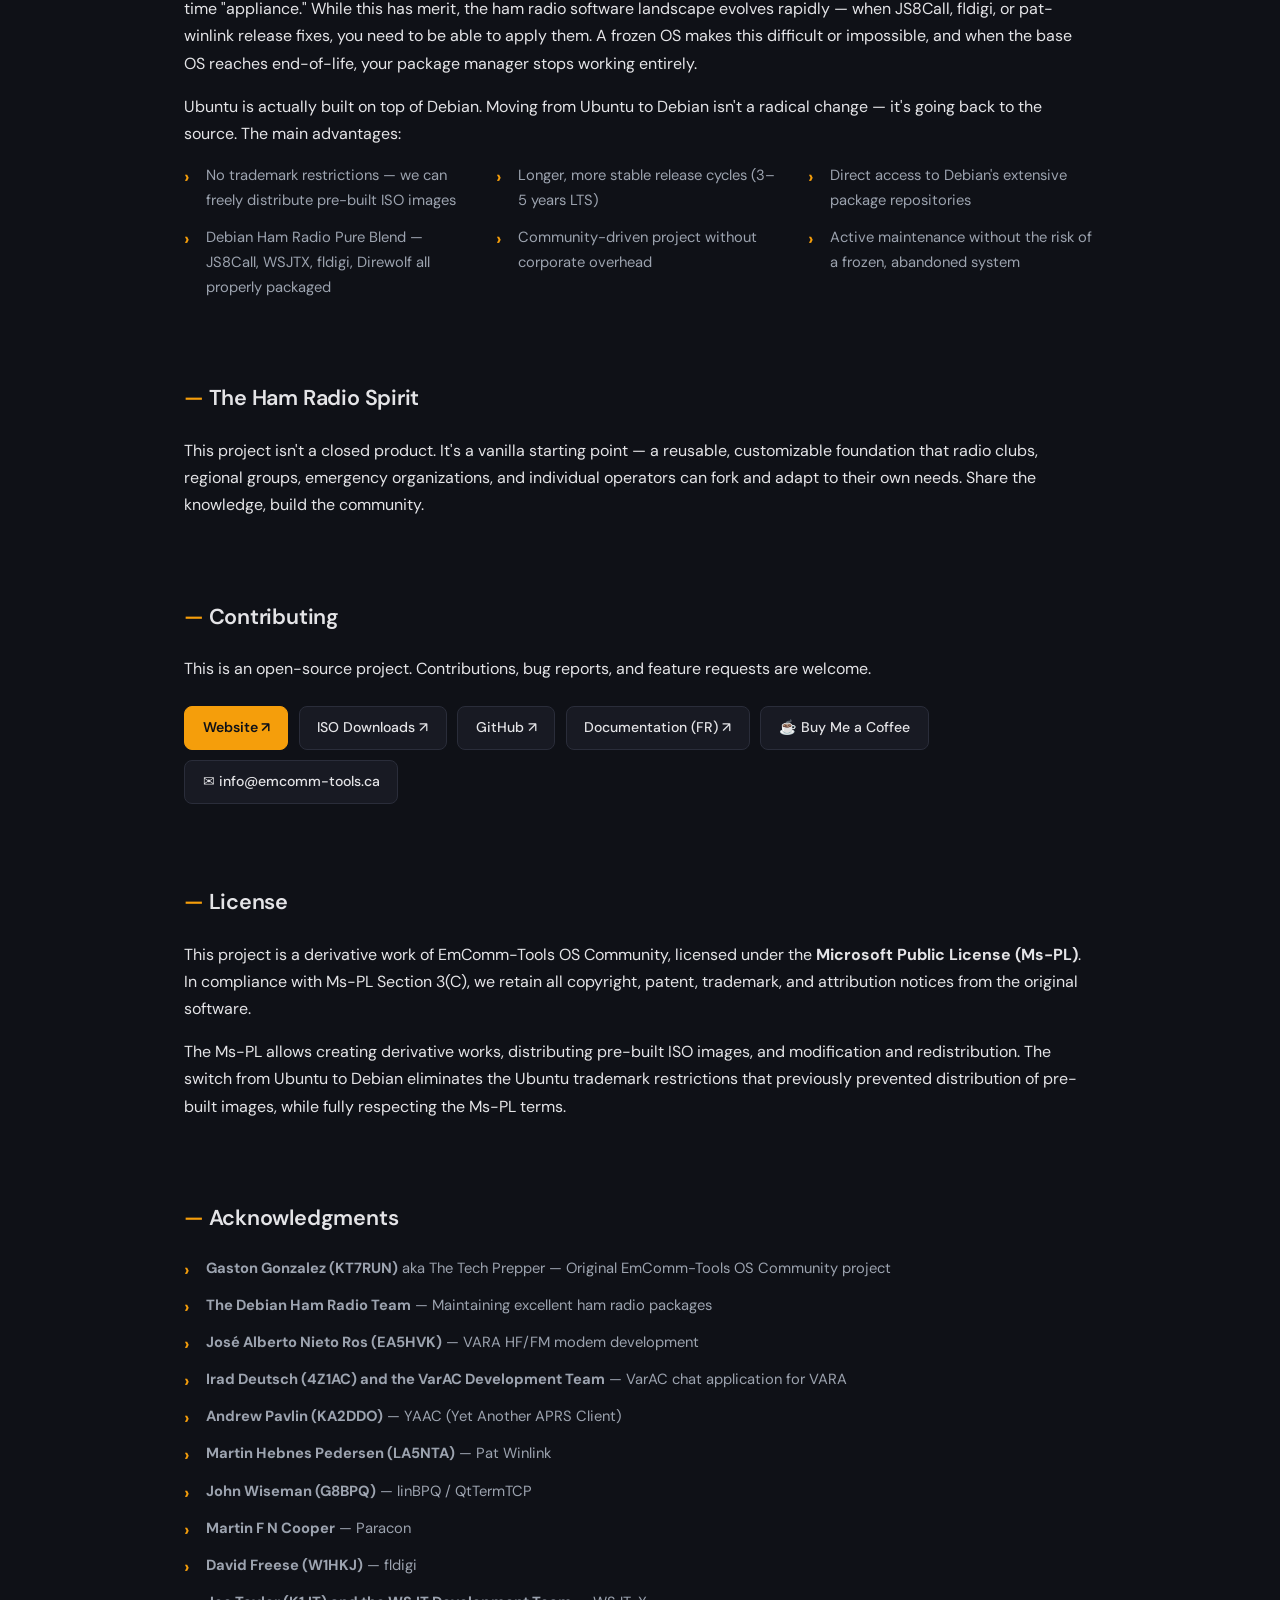
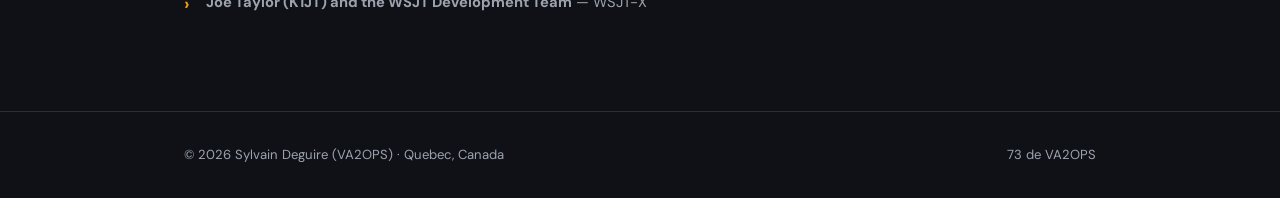
<file: emcomm-tools.html>
<!DOCTYPE html>
<html lang="en">
<head>
  <meta charset="UTF-8">
  <meta name="viewport" content="width=device-width, initial-scale=1.0">
  <title>EmComm-Tools OS — VA2OPS</title>
  <meta name="description" content="EmComm-Tools OS Debian Edition — Bilingual Linux distribution for amateur radio emergency communications.">
  <link rel="stylesheet" href="style.css">
</head>
<body>

  <nav class="topnav">
    <div class="topnav-inner">
      <a href="index.html" class="topnav-brand"><span>VA2OPS</span></a>
      <button class="nav-toggle" onclick="document.querySelector('.topnav-links').classList.toggle('open')" aria-label="Menu">&#9776;</button>
      <div class="topnav-links">
        <a href="index.html">About</a>
        <a href="emcomm-tools.html" class="active">EmComm-Tools</a>
        <a href="bluemap.html">BlueMap APRS</a>
        <a href="bbs-server.html">BBS Server</a>
        <a href="services.html">Services</a>
        <a href="fr/emcomm-tools.html" style="color: var(--accent);">FR</a>
      </div>
    </div>
  </nav>

  <header class="hero">
    <span class="hero-label">Linux &middot; Debian &middot; Emergency Communications</span>
    <h1>EmComm-Tools OS</h1>
    <p class="muted" style="font-size: 1.35rem; font-style: italic; margin-top: -0.5rem; margin-bottom: 1.5rem;">Explore. Connect. Respond.</p>
    <div class="sf-root" data-id="3944784" data-badge="oss-rising-star-black" data-metadata="achievement=oss-rising-star" style="width:125px"><a href="https://sourceforge.net/projects/emcomm-tools/" target="_blank">emcomm-tools</a></div>
    <script>(function () {var sc=document.createElement('script');sc.async=true;sc.src='https://b.sf-syn.com/badge_js?sf_id=3944784';var p=document.getElementsByTagName('script')[0];p.parentNode.insertBefore(sc, p);})();</script>
    <p>A bilingual (French/English) Debian-based Linux distribution purpose-built for amateur radio emergency communications. Boot from USB, connect your radio, and you are on the air &mdash; with JS8Call, Pat-Winlink, VARA, VarAC, fldigi, and YAAC with SAR plugin ready to go.</p>
  </header>

  <section class="section">
    <h2>What It Is</h2>
    <p>EmComm-Tools OS Debian Edition is a ready-to-deploy Linux operating system that comes pre-loaded with everything a ham radio operator needs for digital emergency communications. Boot from a USB drive and you're operational.</p>
    <p>This edition is built on Debian rather than Ubuntu, providing longer support cycles, no trademark restrictions on ISO redistribution.</p>

    <img src="va2ops-emcomm-tools.png" alt="EmComm-Tools OS Debian Edition desktop with launcher panel" style="margin-top: 1.5rem; border-radius: var(--radius); border: 1px solid var(--border);">
  </section>

  <section class="section">
    <h2>Key Features</h2>
    <ul class="features">
      <li>Bilingual interface &mdash; French and English with language selection at first boot</li>
      <li>Pre-installed digital mode software: JS8Call, WSJTX, fldigi, Direwolf</li>
      <li>Winlink client (pat) with VARA HF/FM pre-installed with developer permission</li>
      <li>Wine32 pre-configured for Windows amateur radio applications</li>
      <li>Offline-capable &mdash; all tools work without internet for SHTF scenarios</li>
      <li>Ready-to-boot ISO images &mdash; no build process required</li>
      <li>Optimized for field deployment on rugged hardware (Panasonic Toughpads)</li>
      <li>Based on Debian Stable with 3&ndash;5 year LTS support cycle</li>
      <li>Customizable foundation for clubs, regional groups, and emergency orgs</li>
      <li>POTA/SOTA Field Logger <li>POTA/SOTA Field Logger &mdash; Built-in logging for Parks on the Air and Summits on the Air activations with ADIF export</li>mdash; Built-in logging with Voice Keyer, Air Recorder, auto-QSY, and ADIF export</li>
      <li>YAAC Plugin for SAR operations &mdash; Field teams can mark evidence and objects found during searches directly on the YAAC map.</li>
      <li>Chirp radio programming tool for managing radio memories</li>
      <li>Open source under Ms-PL license &mdash; fork it, make it yours</li>
    </ul>
  </section>

  <section class="section">
    <h2>ISO Download</h2>
    <p>The current ISO (version <strong>2.2.0</strong>) is approximately <strong>4.7 GB</strong> and includes everything you need to get started. Maps are not included in the ISO to keep the download size manageable &mdash; on first run, the system will offer to download and install the map tilesets for your region.</p>
    <p>For devices with limited internal storage (like Panasonic Toughpads), maps can be hosted on an external drive or USB thumb drive instead of the internal disk.</p>
    <div class="links-row">
      <a href="https://sourceforge.net/projects/emcomm-tools/files/ISO/" target="_blank" rel="noopener" class="btn btn-primary">Download ISO &#8599;</a>
    </div>
  </section>

  <section class="section">
    <h2>What's New in 2.2.0/2.2.1</h2>

    <div class="cards" style="grid-template-columns: 1fr;">

      <div class="card">
        <h3>VARA HF/FM and QtTermTCP launcher (available in 2.2.1)</h3>
        <p>Direct launcher for Vara in Others mode section, and QtTermTCP under system menu HamRadio.</p>
      </div>

      <div class="card">
        <h3>et-logger v1.4 &mdash; Voice Keyer &amp; Air Recorder</h3>
        <p>The POTA/SOTA Field Logger now includes a <strong>Voice Keyer</strong> &mdash; record your CQ message and play it back over the air with automatic PTT. Supports repeat mode with configurable delay between calls. Plus a new <strong>Air Recorder</strong> to capture radio RX audio for playback with a built-in HTML5 player. Real-time frequency and mode updates via Server-Sent Events.</p>
      </div>

      <div class="card">
        <h3>VARA FM PTT Auto-Configuration</h3>
        <p>VARA FM PTT settings are now fully configured from the radio profile &mdash; no more manual setup in VARA FM. Rig model, CATPort, and baud rate are written automatically to VARAFM.ini. 8 radios pre-configured including FT-857D, FT-897D, FT-818ND, FT-991A, IC-705, IC-7100, and IC-9700.</p>
      </div>

      <div class="card">
        <h3>Pure ALSA Audio System</h3>
        <p>Removed PulseAudio and PipeWire for direct ALSA hardware access. All digital modes, Wine/VARA, and audio tools now talk directly to the sound card &mdash; no intermediary layer. Eliminates audio device locking issues and improves reliability. GUI mixer (qasmixer) included for easy volume control.</p>
      </div>

      <div class="card">
        <h3>Desktop &amp; Usability Improvements</h3>
        <p>Onboard virtual keyboard for touchscreens, battery and brightness panel plugin, Chirp radio programming tool added, system tray icons enlarged to 32px, UTC clock display, and full panel/keyboard persistence via USB. WiFi networks with spaces in their name now saved correctly.</p>
      </div>

    </div>
  </section>

  <section class="section">
    <h2>VARA HF/FM and VarAC</h2>

    <div class="cards" style="grid-template-columns: 1fr;">

      <div class="card">
        <h3>VARA HF/FM &mdash; Pre-Installed</h3>
        <p>VARA HF and VARA FM modems are pre-installed in the ISO with written permission from Jos&eacute; Alberto Nieto Ros (EA5HVK), the developer.</p>
        <p class="mt-1">Users must still purchase their own license directly from EA5HVK to unlock full speed. The pre-installed version runs in demo mode until registered. Visit <a href="https://rosmodem.wordpress.com" target="_blank" rel="noopener">rosmodem.wordpress.com</a> to purchase your license.</p>
        <p class="mt-1 muted" style="font-size: 0.85rem;">We are committed to keeping VARA updated with new releases as they become available.</p>
      </div>

      <div class="card">
        <h3>VarAC &mdash; Pre-Installed</h3>
        <p>VarAC is pre-installed in the ISO and ready to use at first boot. It runs through Wine alongside VARA HF/FM for a complete digital communications setup out of the box.</p>
      </div>

    </div>
  </section>

  <section class="section">
    <h2>USB Boot Creator Tools</h2>
    <p>The only software you need to get started is a USB boot creator. Here are the most reliable options:</p>

    <div class="cards" style="grid-template-columns: 1fr;">

      <div class="card">
        <h3>Windows</h3>
        <ul class="features" style="grid-template-columns: 1fr;">
          <li><a href="https://rufus.ie" target="_blank" rel="noopener">Rufus</a> &mdash; Fast, reliable, open-source. The gold standard for Windows.</li>
          <li><a href="https://etcher.balena.io" target="_blank" rel="noopener">balenaEtcher</a> &mdash; Simple 3-step process, validates writes, cross-platform.</li>
          <li><a href="https://ventoy.net" target="_blank" rel="noopener">Ventoy</a> &mdash; Multi-boot capable &mdash; put multiple ISOs on one USB.</li>
        </ul>
      </div>

      <div class="card">
        <h3>macOS</h3>
        <ul class="features" style="grid-template-columns: 1fr;">
          <li><a href="https://etcher.balena.io" target="_blank" rel="noopener">balenaEtcher</a> &mdash; Best choice for Mac &mdash; simple, reliable, native app.</li>
          <li><a href="https://unetbootin.github.io" target="_blank" rel="noopener">UNetbootin</a> &mdash; Cross-platform, works well for Linux ISOs.</li>
          <li><strong>dd (Terminal)</strong> &mdash; Built-in, powerful but requires care.</li>
        </ul>
      </div>

      <div class="card">
        <h3>Linux</h3>
        <ul class="features" style="grid-template-columns: 1fr;">
          <li><a href="https://etcher.balena.io" target="_blank" rel="noopener">balenaEtcher</a> &mdash; Same simple interface, available as AppImage.</li>
          <li><a href="https://ventoy.net" target="_blank" rel="noopener">Ventoy</a> &mdash; Install once, then just copy ISO files to USB.</li>
          <li><strong>GNOME Disks</strong> &mdash; Built into most GNOME desktops, use "Restore Disk Image".</li>
          <li><strong>dd</strong> &mdash; Classic Unix tool, fast and reliable.</li>
        </ul>
      </div>

    </div>

    <p class="mt-2">For beginners, <a href="https://etcher.balena.io" target="_blank" rel="noopener">balenaEtcher</a> works on all platforms and is the easiest option. For advanced users, <a href="https://ventoy.net" target="_blank" rel="noopener">Ventoy</a> lets you put EmComm-Tools, a Windows installer, and system rescue tools all on one USB.</p>
  </section>

  <section class="section">
    <h2>Why Debian?</h2>
    <p>EmComm-Tools OS Debian Edition has started with a simple fork of the original EmComm-Tools OS Community project by Gaston Gonzalez, TheTechPrepper (KT7RUN). The original was built on Ubuntu with the philosophy of creating a frozen-in-time "appliance." While this has merit, the ham radio software landscape evolves rapidly &mdash; when JS8Call, fldigi, or pat-winlink release fixes, you need to be able to apply them. A frozen OS makes this difficult or impossible, and when the base OS reaches end-of-life, your package manager stops working entirely.</p>
    <p>Ubuntu is actually built on top of Debian. Moving from Ubuntu to Debian isn't a radical change &mdash; it's going back to the source. The main advantages:</p>
    <ul class="features">
      <li>No trademark restrictions &mdash; we can freely distribute pre-built ISO images</li>
      <li>Longer, more stable release cycles (3&ndash;5 years LTS)</li>
      <li>Direct access to Debian's extensive package repositories</li>
      <li>Debian Ham Radio Pure Blend &mdash; JS8Call, WSJTX, fldigi, Direwolf all properly packaged</li>
      <li>Community-driven project without corporate overhead</li>
      <li>Active maintenance without the risk of a frozen, abandoned system</li>
    </ul>
  </section>

  <section class="section">
    <h2>The Ham Radio Spirit</h2>
    <p>This project isn't a closed product. It's a vanilla starting point &mdash; a reusable, customizable foundation that radio clubs, regional groups, emergency organizations, and individual operators can fork and adapt to their own needs. Share the knowledge, build the community.</p>
  </section>

  <section class="section">
    <h2>Contributing</h2>
    <p>This is an open-source project. Contributions, bug reports, and feature requests are welcome.</p>
    <div class="links-row">
      <a href="https://emcomm-tools.ca/" target="_blank" rel="noopener" class="btn btn-primary">Website &#8599;</a>
      <a href="https://sourceforge.net/projects/emcomm-tools/files/ISO/" target="_blank" rel="noopener" class="btn">ISO Downloads &#8599;</a>
      <a href="https://github.com/emcomm-tools/debian/" target="_blank" rel="noopener" class="btn">GitHub &#8599;</a>
      <a href="https://emcomm-tools.ca/FUTURES_fr.html" target="_blank" rel="noopener" class="btn">Documentation (FR) &#8599;</a>
      <a href="https://buymeacoffee.com/emcommtools" target="_blank" rel="noopener" class="btn">&#9749; Buy Me a Coffee</a>
      <a href="mailto:info@emcomm-tools.ca" class="btn">&#9993; info@emcomm-tools.ca</a>
    </div>
  </section>

  <section class="section">
    <h2>License</h2>
    <p>This project is a derivative work of EmComm-Tools OS Community, licensed under the <strong>Microsoft Public License (Ms-PL)</strong>. In compliance with Ms-PL Section 3(C), we retain all copyright, patent, trademark, and attribution notices from the original software.</p>
    <p>The Ms-PL allows creating derivative works, distributing pre-built ISO images, and modification and redistribution. The switch from Ubuntu to Debian eliminates the Ubuntu trademark restrictions that previously prevented distribution of pre-built images, while fully respecting the Ms-PL terms.</p>
  </section>

  <section class="section">
    <h2>Acknowledgments</h2>
    <ul class="features" style="grid-template-columns: 1fr;">
      <li><strong>Gaston Gonzalez (KT7RUN)</strong> aka The Tech Prepper &mdash; Original EmComm-Tools OS Community project</li>
      <li><strong>The Debian Ham Radio Team</strong> &mdash; Maintaining excellent ham radio packages</li>
      <li><strong>José Alberto Nieto Ros (EA5HVK)</strong> &mdash; VARA HF/FM modem development</li>
      <li><strong>Irad Deutsch (4Z1AC) and the VarAC Development Team</strong> &mdash; VarAC chat application for VARA</li>
      <li><strong>Andrew Pavlin (KA2DDO)</strong> &mdash; YAAC (Yet Another APRS Client)</li>
      <li><strong>Martin Hebnes Pedersen (LA5NTA)</strong> &mdash; Pat Winlink</li>
      <li><strong>John Wiseman (G8BPQ)</strong> &mdash; linBPQ / QtTermTCP</li>
      <li><strong>Martin F N Cooper</strong> &mdash; Paracon</li>
      <li><strong>David Freese (W1HKJ)</strong> &mdash; fldigi</li>
      <li><strong>Joe Taylor (K1JT) and the WSJT Development Team</strong> &mdash; WSJT-X</li>
    </ul>
  </section>

  <footer class="footer">
    <div class="footer-inner">
      <span>&copy; 2026 Sylvain Deguire (VA2OPS) &middot; Quebec, Canada</span>
      <span>73 de VA2OPS</span>
    </div>
  </footer>

</body>
</html>
</file>
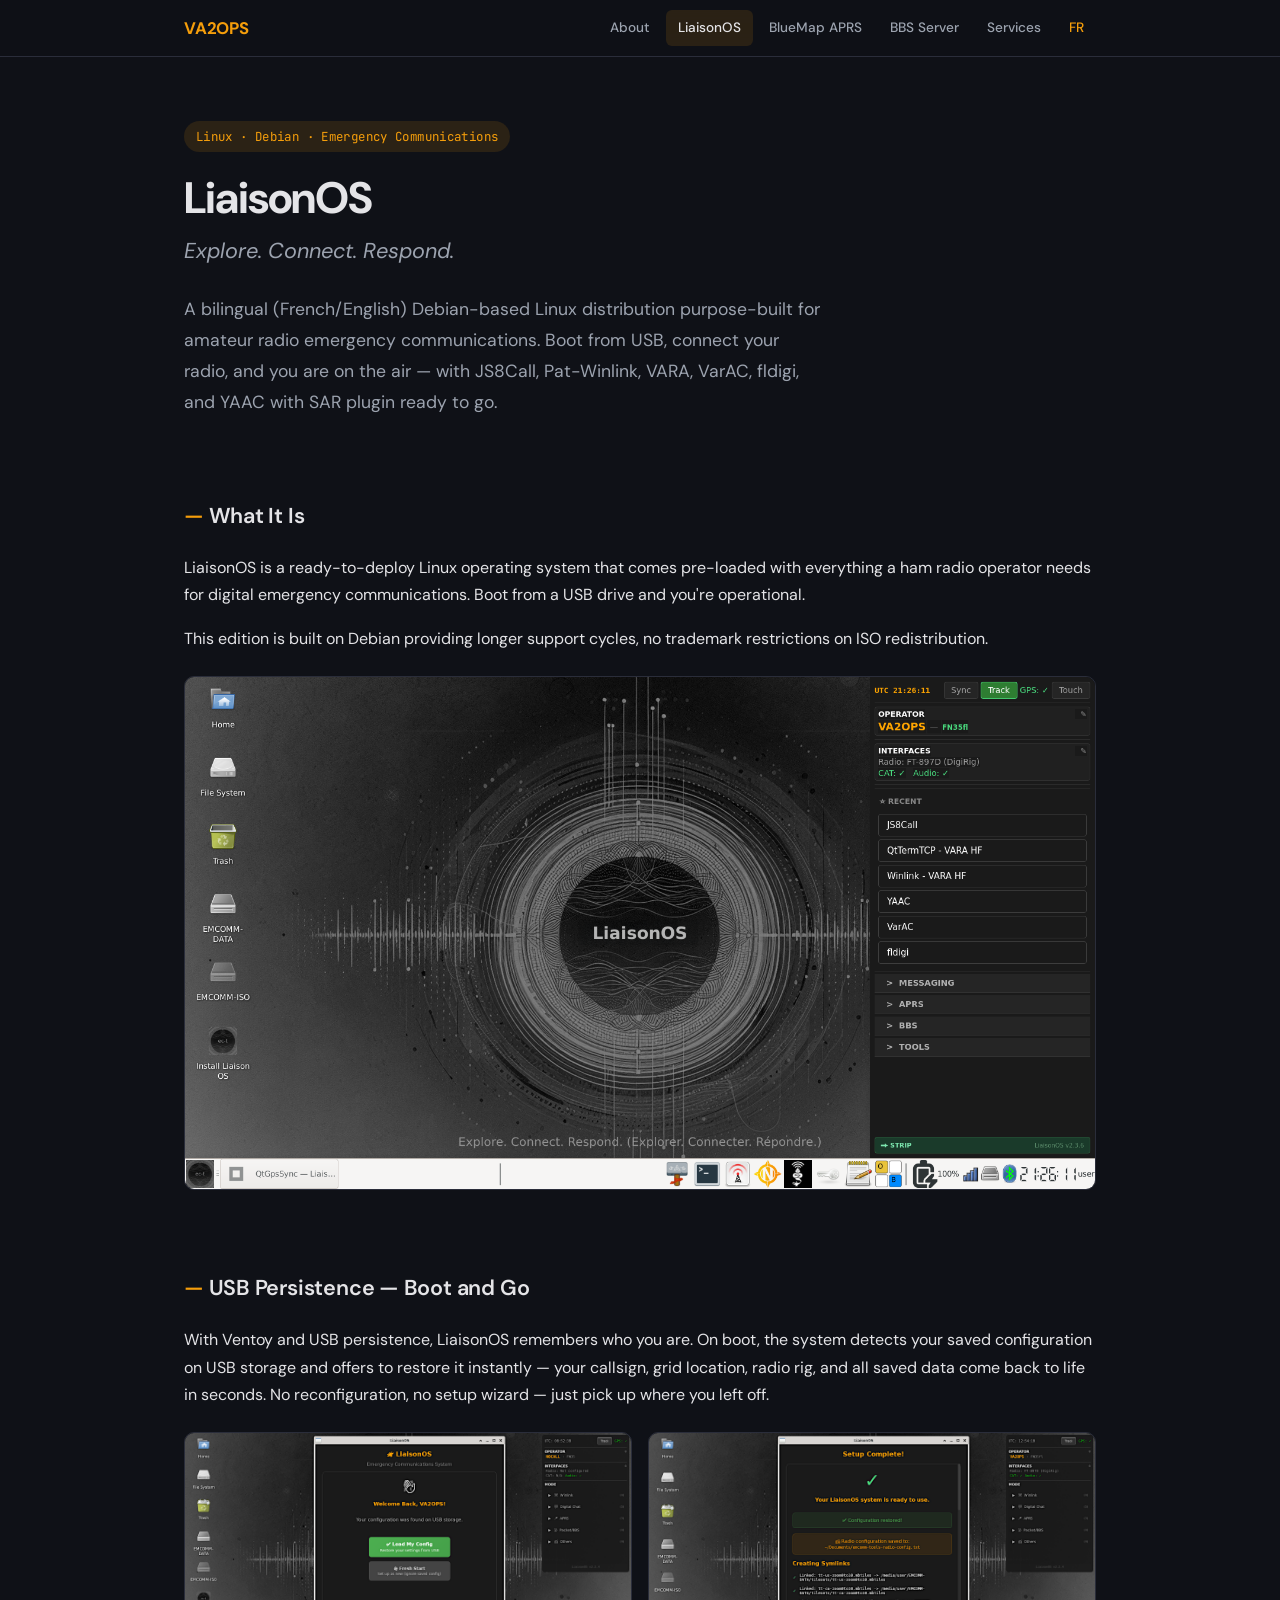
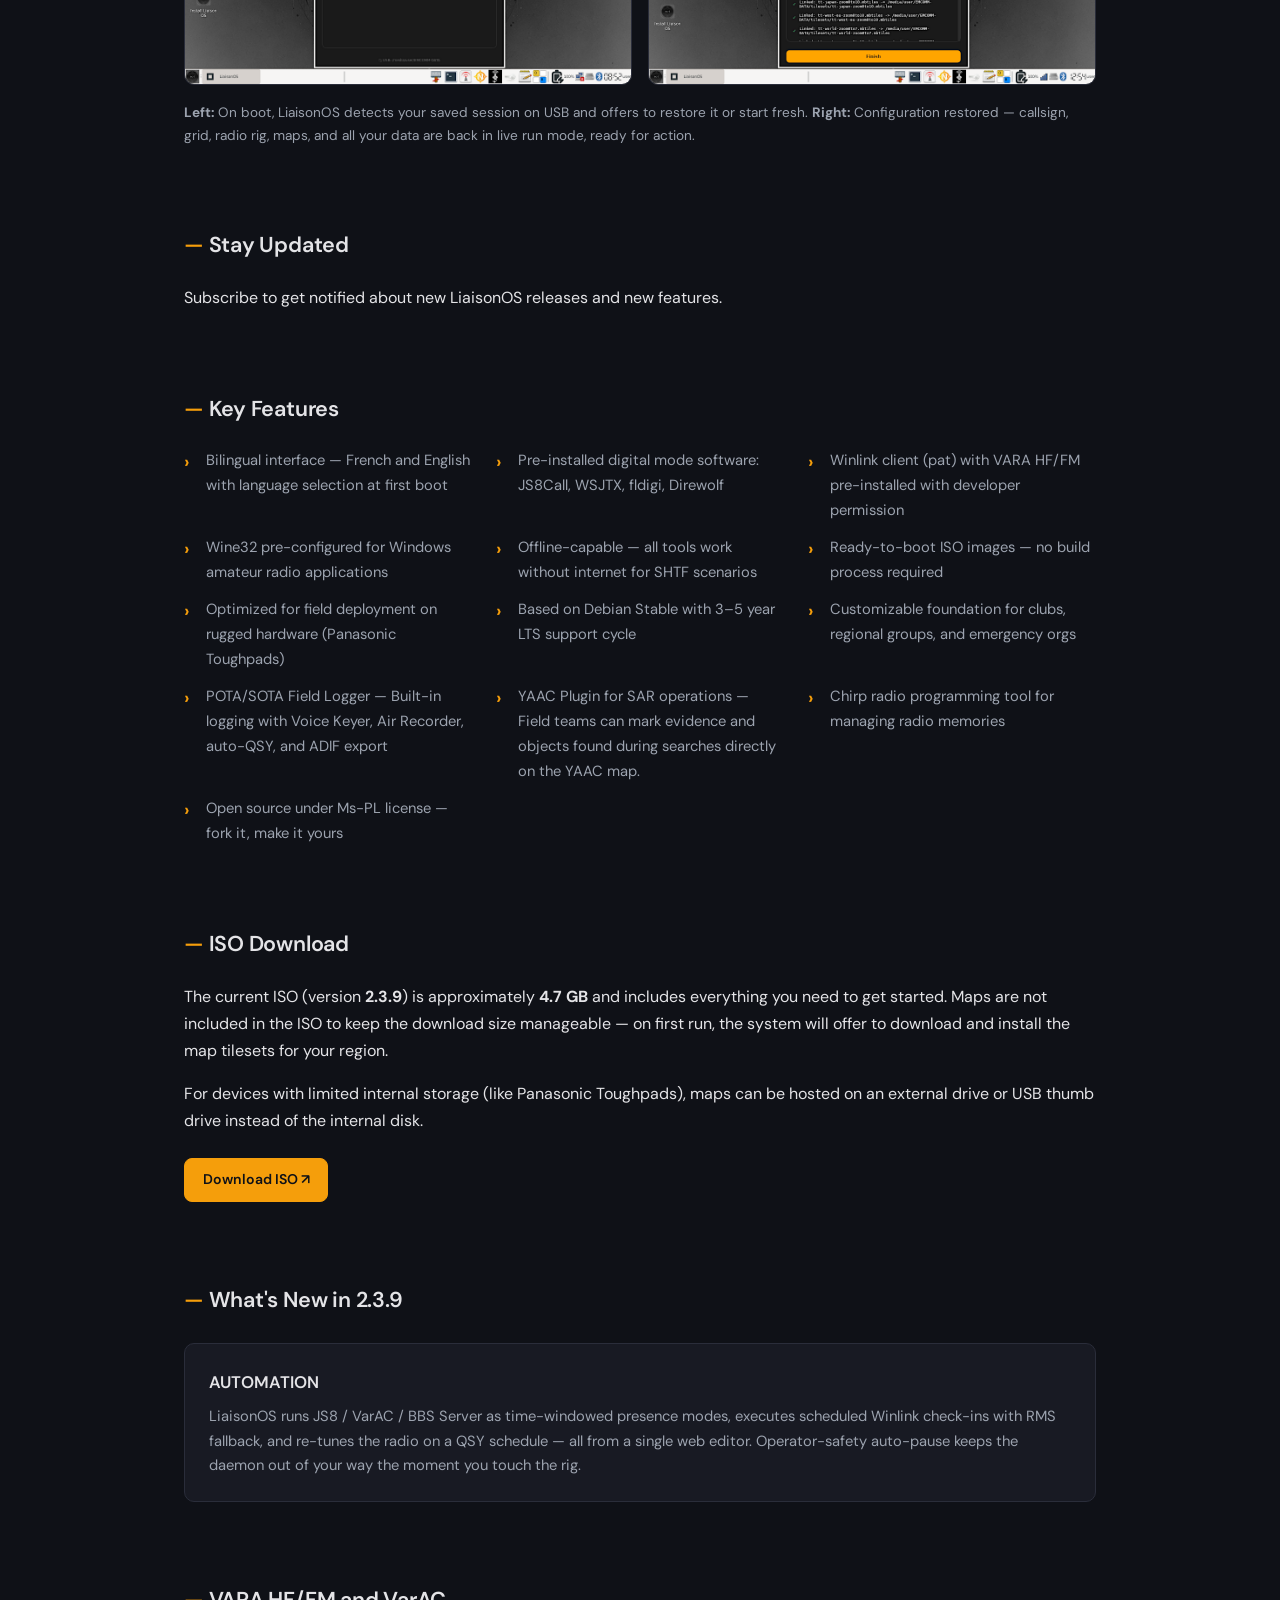
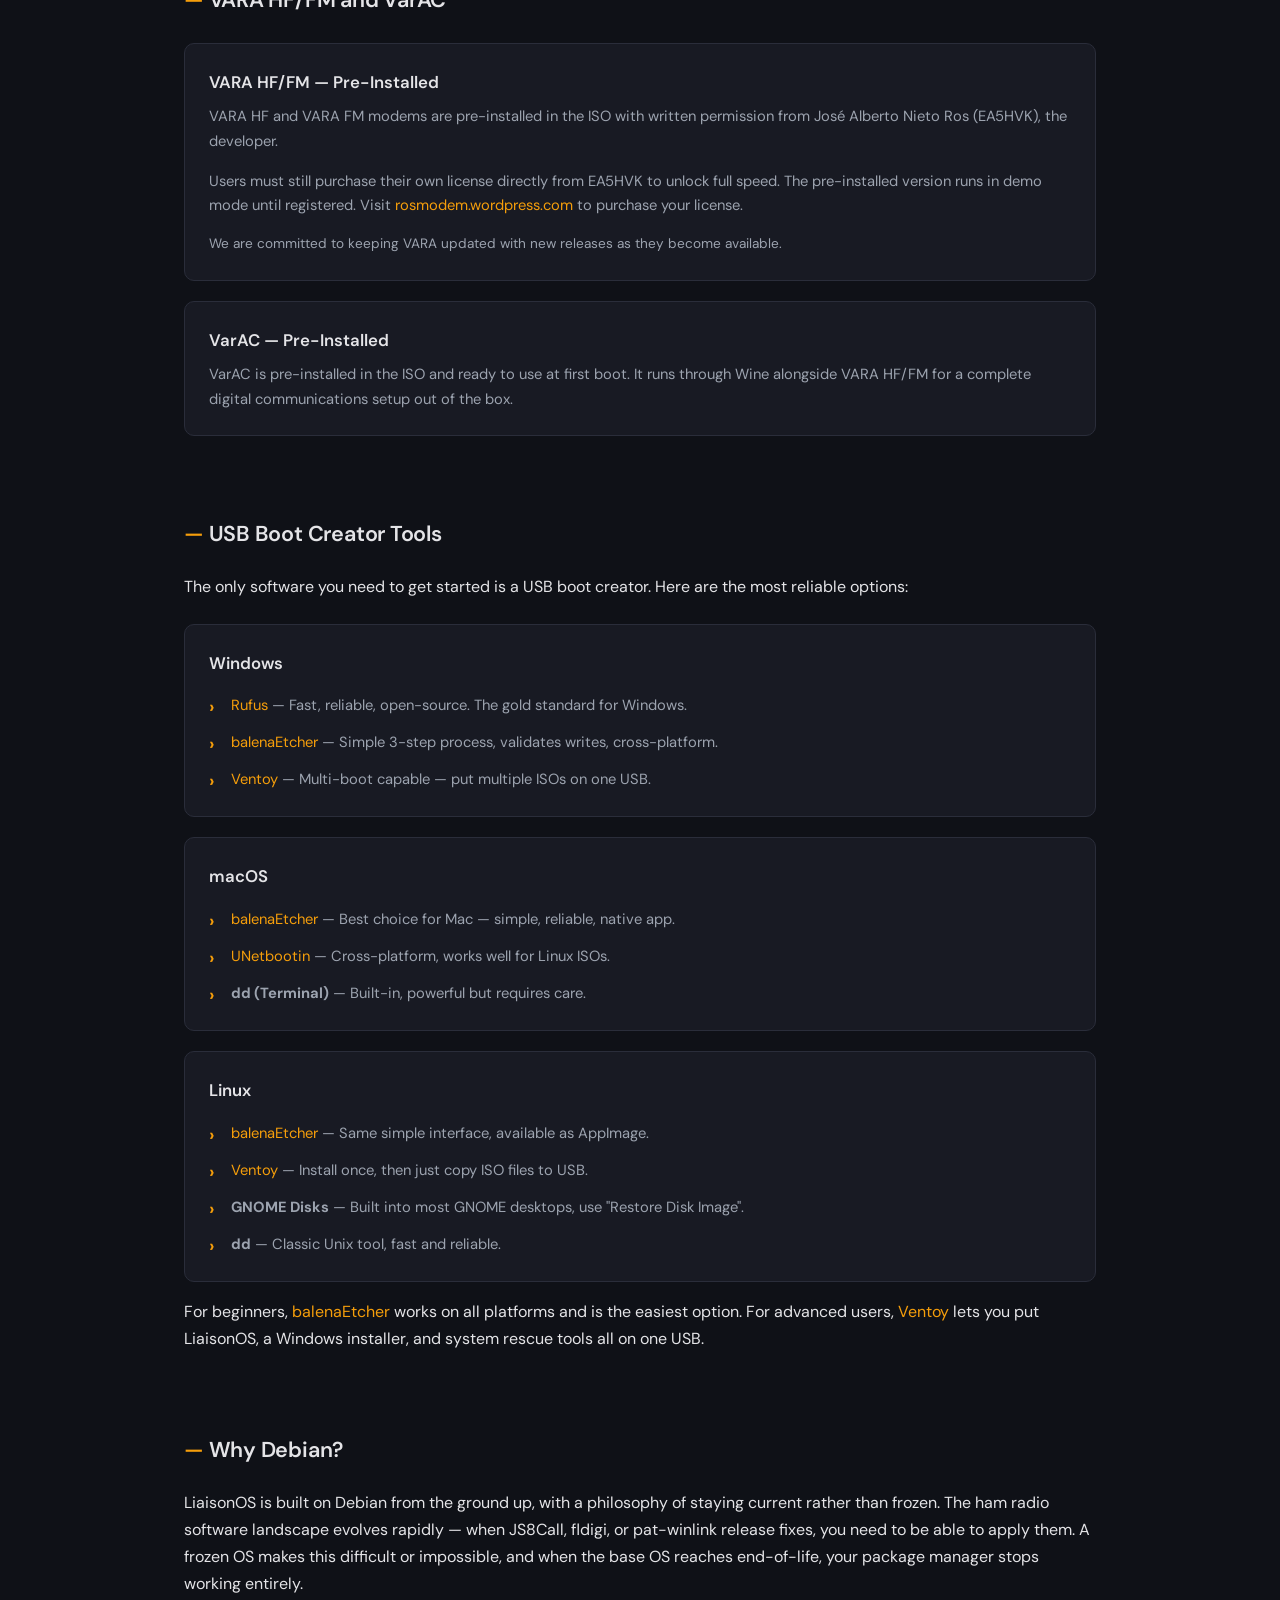
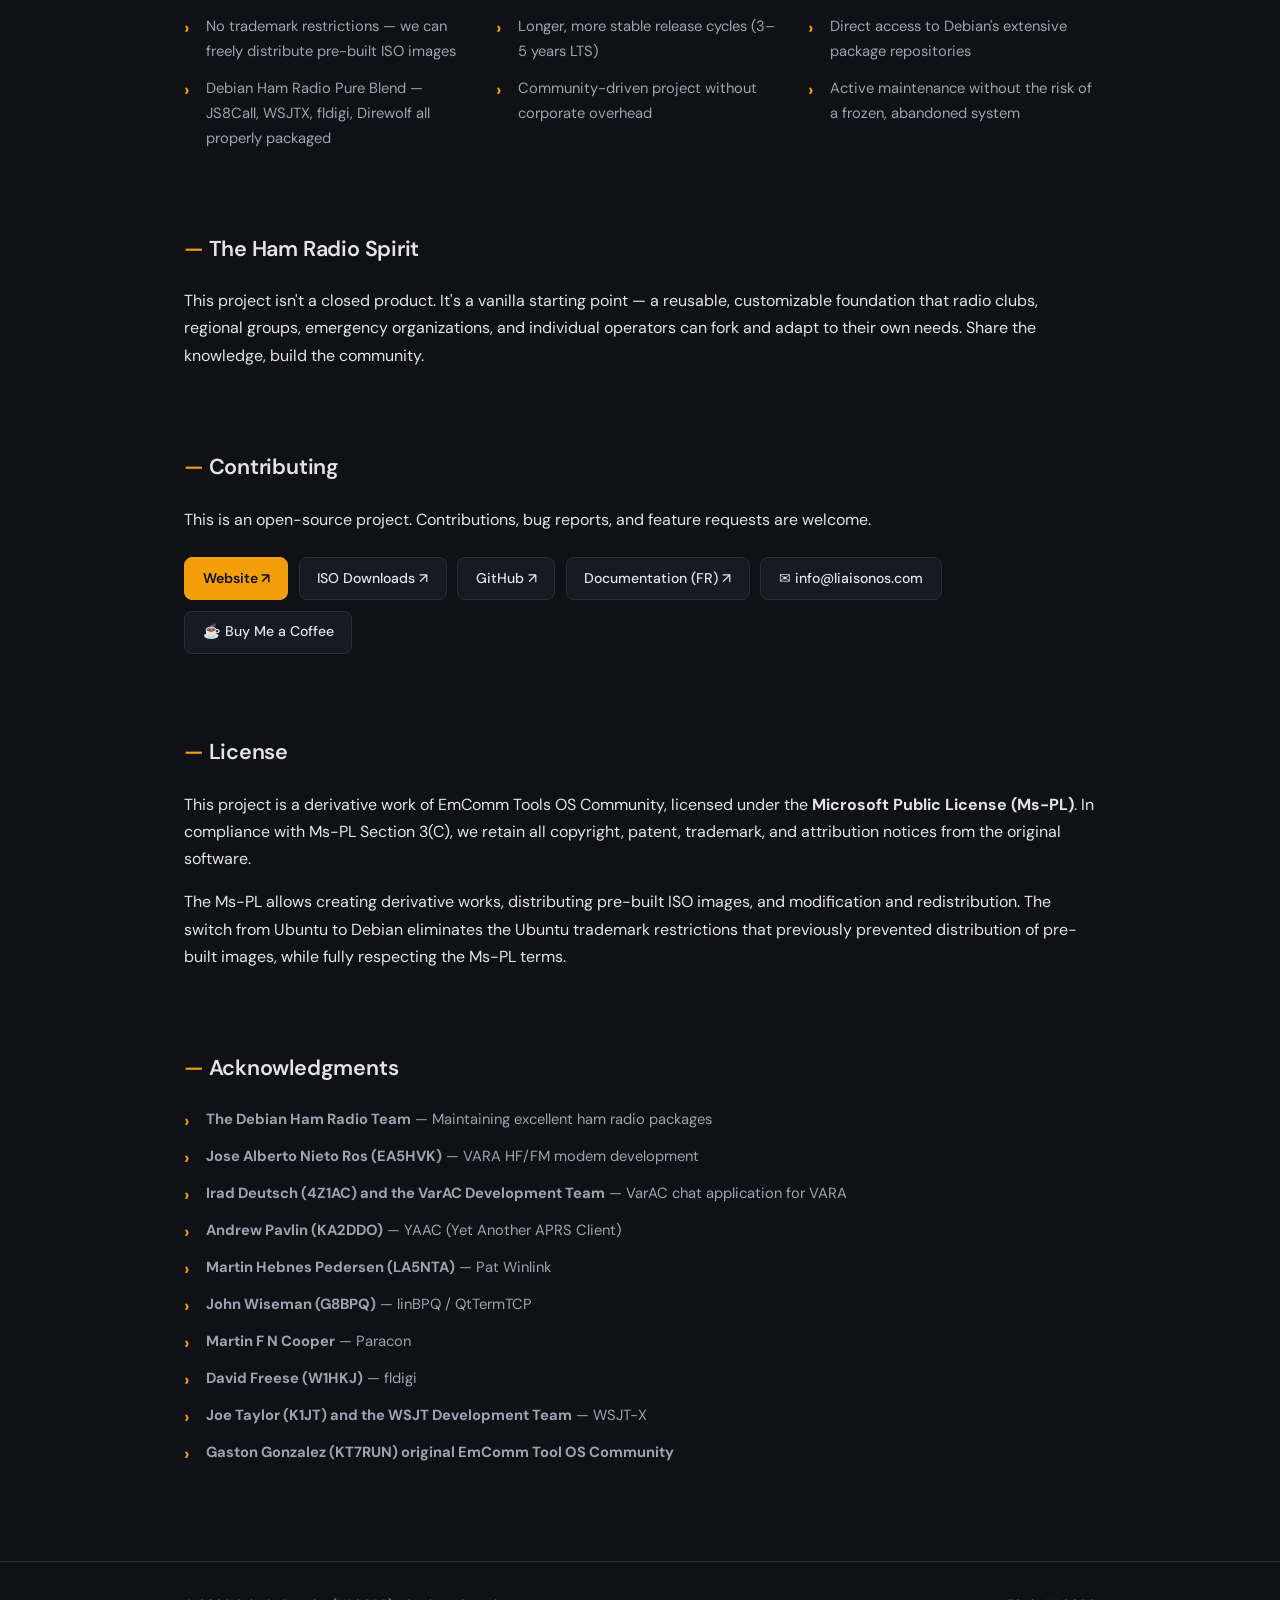
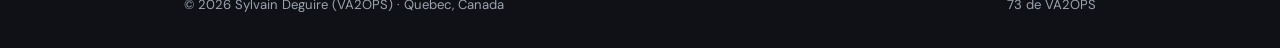
<file: liaisonos.html>
<!DOCTYPE html>
<html lang="en">
<head>
  <meta charset="UTF-8">
  <meta name="viewport" content="width=device-width, initial-scale=1.0">
  <title>LiaisonOS — VA2OPS</title>
  <meta name="description" content="LiaisonOS — Bilingual Debian Linux distribution for amateur radio emergency communications.">
  <link rel="stylesheet" href="style.css">
</head>
<body>

  <nav class="topnav">
    <div class="topnav-inner">
      <a href="index.html" class="topnav-brand"><span>VA2OPS</span></a>
      <button class="nav-toggle" onclick="document.querySelector('.topnav-links').classList.toggle('open')" aria-label="Menu">&#9776;</button>
      <div class="topnav-links">
        <a href="index.html">About</a>
        <a href="liaisonos.html" class="active">LiaisonOS</a>
        <a href="bluemap.html">BlueMap APRS</a>
        <a href="bbs-server.html">BBS Server</a>
        <a href="services.html">Services</a>
        <a href="fr/liaisonos.html" style="color: var(--accent);">FR</a>
      </div>
    </div>
  </nav>

  <header class="hero">
    <span class="hero-label">Linux &middot; Debian &middot; Emergency Communications</span>
    <h1>LiaisonOS</h1>
    <p class="muted" style="font-size: 1.35rem; font-style: italic; margin-top: -0.5rem; margin-bottom: 1.5rem;">Explore. Connect. Respond.</p>

    <p>A bilingual (French/English) Debian-based Linux distribution purpose-built for amateur radio emergency communications. Boot from USB, connect your radio, and you are on the air &mdash; with JS8Call, Pat-Winlink, VARA, VarAC, fldigi, and YAAC with SAR plugin ready to go.</p>
  </header>

  <section class="section">
    <h2>What It Is</h2>
    <p>LiaisonOS is a ready-to-deploy Linux operating system that comes pre-loaded with everything a ham radio operator needs for digital emergency communications. Boot from a USB drive and you're operational.</p>
    <p>This edition is built on Debian providing longer support cycles, no trademark restrictions on ISO redistribution.</p>

    <img src="va2ops-liaisonos.png" alt="LiaisonOS desktop with launcher panel" style="margin-top: 1.5rem; border-radius: var(--radius); border: 1px solid var(--border);">
  </section>

  <section class="section">
    <h2>USB Persistence — Boot and Go</h2>
    <p>With Ventoy and USB persistence, LiaisonOS remembers who you are. On boot, the system detects your saved configuration on USB storage and offers to restore it instantly &mdash; your callsign, grid location, radio rig, and all saved data come back to life in seconds. No reconfiguration, no setup wizard &mdash; just pick up where you left off.</p>
    <div style="display: flex; gap: 1rem; margin-top: 1.5rem; flex-wrap: wrap;">
      <a href="welcome-back-screen-liaisonos.png" target="_blank" rel="noopener" style="flex: 1; min-width: 280px;">
        <img src="welcome-back-screen-liaisonos.png" alt="LiaisonOS Welcome Back screen — restore configuration from USB" style="width: 100%; border-radius: var(--radius); border: 1px solid var(--border);">
      </a>
      <a href="setup-loadup-screen-liaisonos.png" target="_blank" rel="noopener" style="flex: 1; min-width: 280px;">
        <img src="setup-loadup-screen-liaisonos.png" alt="LiaisonOS Setup Complete — configuration restored and ready" style="width: 100%; border-radius: var(--radius); border: 1px solid var(--border);">
      </a>
    </div>
    <p class="mt-2 muted" style="font-size: 0.85rem;"><strong>Left:</strong> On boot, LiaisonOS detects your saved session on USB and offers to restore it or start fresh. <strong>Right:</strong> Configuration restored &mdash; callsign, grid, radio rig, maps, and all your data are back in live run mode, ready for action.</p>
  </section>

  <section class="section">
    <h2>Stay Updated</h2>
    <p>Subscribe to get notified about new LiaisonOS releases and new features.</p>
    <script async src="https://subscribe-forms.beehiiv.com/v3/loader.js" data-beehiiv-form="7fafca10-e06d-4c52-99f3-f654d4a2eb05"></script>
  </section>

  <section class="section">
    <h2>Key Features</h2>
    <ul class="features">
      <li>Bilingual interface &mdash; French and English with language selection at first boot</li>
      <li>Pre-installed digital mode software: JS8Call, WSJTX, fldigi, Direwolf</li>
      <li>Winlink client (pat) with VARA HF/FM pre-installed with developer permission</li>
      <li>Wine32 pre-configured for Windows amateur radio applications</li>
      <li>Offline-capable &mdash; all tools work without internet for SHTF scenarios</li>
      <li>Ready-to-boot ISO images &mdash; no build process required</li>
      <li>Optimized for field deployment on rugged hardware (Panasonic Toughpads)</li>
      <li>Based on Debian Stable with 3&ndash;5 year LTS support cycle</li>
      <li>Customizable foundation for clubs, regional groups, and emergency orgs</li>
      <li>POTA/SOTA Field Logger &mdash; Built-in logging with Voice Keyer, Air Recorder, auto-QSY, and ADIF export</li>
      <li>YAAC Plugin for SAR operations &mdash; Field teams can mark evidence and objects found during searches directly on the YAAC map.</li>
      <li>Chirp radio programming tool for managing radio memories</li>
      <li>Open source under Ms-PL license &mdash; fork it, make it yours</li>
    </ul>
  </section>

  <section class="section">
    <h2>ISO Download</h2>
    <p>The current ISO (version <strong>2.3.9</strong>) is approximately <strong>4.7 GB</strong> and includes everything you need to get started. Maps are not included in the ISO to keep the download size manageable &mdash; on first run, the system will offer to download and install the map tilesets for your region.</p>
    <p>For devices with limited internal storage (like Panasonic Toughpads), maps can be hosted on an external drive or USB thumb drive instead of the internal disk.</p>
    <div class="links-row">
      <a href="https://liaisonos.com/download" target="_blank" rel="noopener" class="btn btn-primary">Download ISO &#8599;</a>
    </div>
  </section>

  <section class="section">
    <h2>What's New in 2.3.9</h2>

    <div class="cards" style="grid-template-columns: 1fr;">

      <div class="card">
        <h3>AUTOMATION</h3>
        <p>LiaisonOS runs JS8 / VarAC / BBS Server as time-windowed presence modes, executes scheduled Winlink check-ins with RMS fallback, and re-tunes the radio on a QSY schedule — all from a single web editor. Operator-safety auto-pause keeps the daemon out of your way the moment you touch the rig.</p>
      </div>

    </div>
  </section>

  <section class="section">
    <h2>VARA HF/FM and VarAC</h2>

    <div class="cards" style="grid-template-columns: 1fr;">

      <div class="card">
        <h3>VARA HF/FM &mdash; Pre-Installed</h3>
        <p>VARA HF and VARA FM modems are pre-installed in the ISO with written permission from Jos&eacute; Alberto Nieto Ros (EA5HVK), the developer.</p>
        <p class="mt-1">Users must still purchase their own license directly from EA5HVK to unlock full speed. The pre-installed version runs in demo mode until registered. Visit <a href="https://rosmodem.wordpress.com" target="_blank" rel="noopener">rosmodem.wordpress.com</a> to purchase your license.</p>
        <p class="mt-1 muted" style="font-size: 0.85rem;">We are committed to keeping VARA updated with new releases as they become available.</p>
      </div>

      <div class="card">
        <h3>VarAC &mdash; Pre-Installed</h3>
        <p>VarAC is pre-installed in the ISO and ready to use at first boot. It runs through Wine alongside VARA HF/FM for a complete digital communications setup out of the box.</p>
      </div>

    </div>
  </section>

  <section class="section">
    <h2>USB Boot Creator Tools</h2>
    <p>The only software you need to get started is a USB boot creator. Here are the most reliable options:</p>

    <div class="cards" style="grid-template-columns: 1fr;">

      <div class="card">
        <h3>Windows</h3>
        <ul class="features" style="grid-template-columns: 1fr;">
          <li><a href="https://rufus.ie" target="_blank" rel="noopener">Rufus</a> &mdash; Fast, reliable, open-source. The gold standard for Windows.</li>
          <li><a href="https://etcher.balena.io" target="_blank" rel="noopener">balenaEtcher</a> &mdash; Simple 3-step process, validates writes, cross-platform.</li>
          <li><a href="https://ventoy.net" target="_blank" rel="noopener">Ventoy</a> &mdash; Multi-boot capable &mdash; put multiple ISOs on one USB.</li>
        </ul>
      </div>

      <div class="card">
        <h3>macOS</h3>
        <ul class="features" style="grid-template-columns: 1fr;">
          <li><a href="https://etcher.balena.io" target="_blank" rel="noopener">balenaEtcher</a> &mdash; Best choice for Mac &mdash; simple, reliable, native app.</li>
          <li><a href="https://unetbootin.github.io" target="_blank" rel="noopener">UNetbootin</a> &mdash; Cross-platform, works well for Linux ISOs.</li>
          <li><strong>dd (Terminal)</strong> &mdash; Built-in, powerful but requires care.</li>
        </ul>
      </div>

      <div class="card">
        <h3>Linux</h3>
        <ul class="features" style="grid-template-columns: 1fr;">
          <li><a href="https://etcher.balena.io" target="_blank" rel="noopener">balenaEtcher</a> &mdash; Same simple interface, available as AppImage.</li>
          <li><a href="https://ventoy.net" target="_blank" rel="noopener">Ventoy</a> &mdash; Install once, then just copy ISO files to USB.</li>
          <li><strong>GNOME Disks</strong> &mdash; Built into most GNOME desktops, use "Restore Disk Image".</li>
          <li><strong>dd</strong> &mdash; Classic Unix tool, fast and reliable.</li>
        </ul>
      </div>

    </div>

    <p class="mt-2">For beginners, <a href="https://etcher.balena.io" target="_blank" rel="noopener">balenaEtcher</a> works on all platforms and is the easiest option. For advanced users, <a href="https://ventoy.net" target="_blank" rel="noopener">Ventoy</a> lets you put LiaisonOS, a Windows installer, and system rescue tools all on one USB.</p>
  </section>

  <section class="section">
    <h2>Why Debian?</h2>
    <p>LiaisonOS is built on Debian from the ground up, with a philosophy of staying current rather than frozen. The ham radio software landscape evolves rapidly &mdash; when JS8Call, fldigi, or pat-winlink release fixes, you need to be able to apply them. A frozen OS makes this difficult or impossible, and when the base OS reaches end-of-life, your package manager stops working entirely.</p>
    <ul class="features">
      <li>No trademark restrictions &mdash; we can freely distribute pre-built ISO images</li>
      <li>Longer, more stable release cycles (3&ndash;5 years LTS)</li>
      <li>Direct access to Debian's extensive package repositories</li>
      <li>Debian Ham Radio Pure Blend &mdash; JS8Call, WSJTX, fldigi, Direwolf all properly packaged</li>
      <li>Community-driven project without corporate overhead</li>
      <li>Active maintenance without the risk of a frozen, abandoned system</li>
    </ul>
  </section>

  <section class="section">
    <h2>The Ham Radio Spirit</h2>
    <p>This project isn't a closed product. It's a vanilla starting point &mdash; a reusable, customizable foundation that radio clubs, regional groups, emergency organizations, and individual operators can fork and adapt to their own needs. Share the knowledge, build the community.</p>
  </section>

  <section class="section">
    <h2>Contributing</h2>
    <p>This is an open-source project. Contributions, bug reports, and feature requests are welcome.</p>
    <div class="links-row">
      <a href="https://liaisonos.com/" target="_blank" rel="noopener" class="btn btn-primary">Website &#8599;</a>
      <a href="https://liaisonos.com/download" target="_blank" rel="noopener" class="btn">ISO Downloads &#8599;</a>
      <a href="https://github.com/liaisonos/debian/" target="_blank" rel="noopener" class="btn">GitHub &#8599;</a>
      <a href="https://liaisonos.com/FUTURES_fr.html" target="_blank" rel="noopener" class="btn">Documentation (FR) &#8599;</a>
      <a href="mailto:info@liaisonos.com" class="btn">&#9993; info@liaisonos.com</a>
      <a href="https://buymeacoffee.com/liaisonos" target="_blank" rel="noopener" class="btn">&#9749; Buy Me a Coffee</a>
    </div>
  </section>

  <section class="section">
    <h2>License</h2>
    <p>This project is a derivative work of EmComm Tools OS Community, licensed under the <strong>Microsoft Public License (Ms-PL)</strong>. In compliance with Ms-PL Section 3(C), we retain all copyright, patent, trademark, and attribution notices from the original software.</p>
    <p>The Ms-PL allows creating derivative works, distributing pre-built ISO images, and modification and redistribution. The switch from Ubuntu to Debian eliminates the Ubuntu trademark restrictions that previously prevented distribution of pre-built images, while fully respecting the Ms-PL terms.</p>
  </section>

  <section class="section">
    <h2>Acknowledgments</h2>
    <ul class="features" style="grid-template-columns: 1fr;">
      <li><strong>The Debian Ham Radio Team</strong> &mdash; Maintaining excellent ham radio packages</li>
      <li><strong>Jose Alberto Nieto Ros (EA5HVK)</strong> &mdash; VARA HF/FM modem development</li>
      <li><strong>Irad Deutsch (4Z1AC) and the VarAC Development Team</strong> &mdash; VarAC chat application for VARA</li>
      <li><strong>Andrew Pavlin (KA2DDO)</strong> &mdash; YAAC (Yet Another APRS Client)</li>
      <li><strong>Martin Hebnes Pedersen (LA5NTA)</strong> &mdash; Pat Winlink</li>
      <li><strong>John Wiseman (G8BPQ)</strong> &mdash; linBPQ / QtTermTCP</li>
      <li><strong>Martin F N Cooper</strong> &mdash; Paracon</li>
      <li><strong>David Freese (W1HKJ)</strong> &mdash; fldigi</li>
      <li><strong>Joe Taylor (K1JT) and the WSJT Development Team</strong> &mdash; WSJT-X</li>
      <li><strong>Gaston Gonzalez (KT7RUN) original EmComm Tool OS Community</strong></li>
    </ul>
  </section>

  <footer class="footer">
    <div class="footer-inner">
      <span>&copy; 2026 Sylvain Deguire (VA2OPS) &middot; Quebec, Canada</span>
      <span>73 de VA2OPS</span>
    </div>
  </footer>

</body>
</html>
</file>
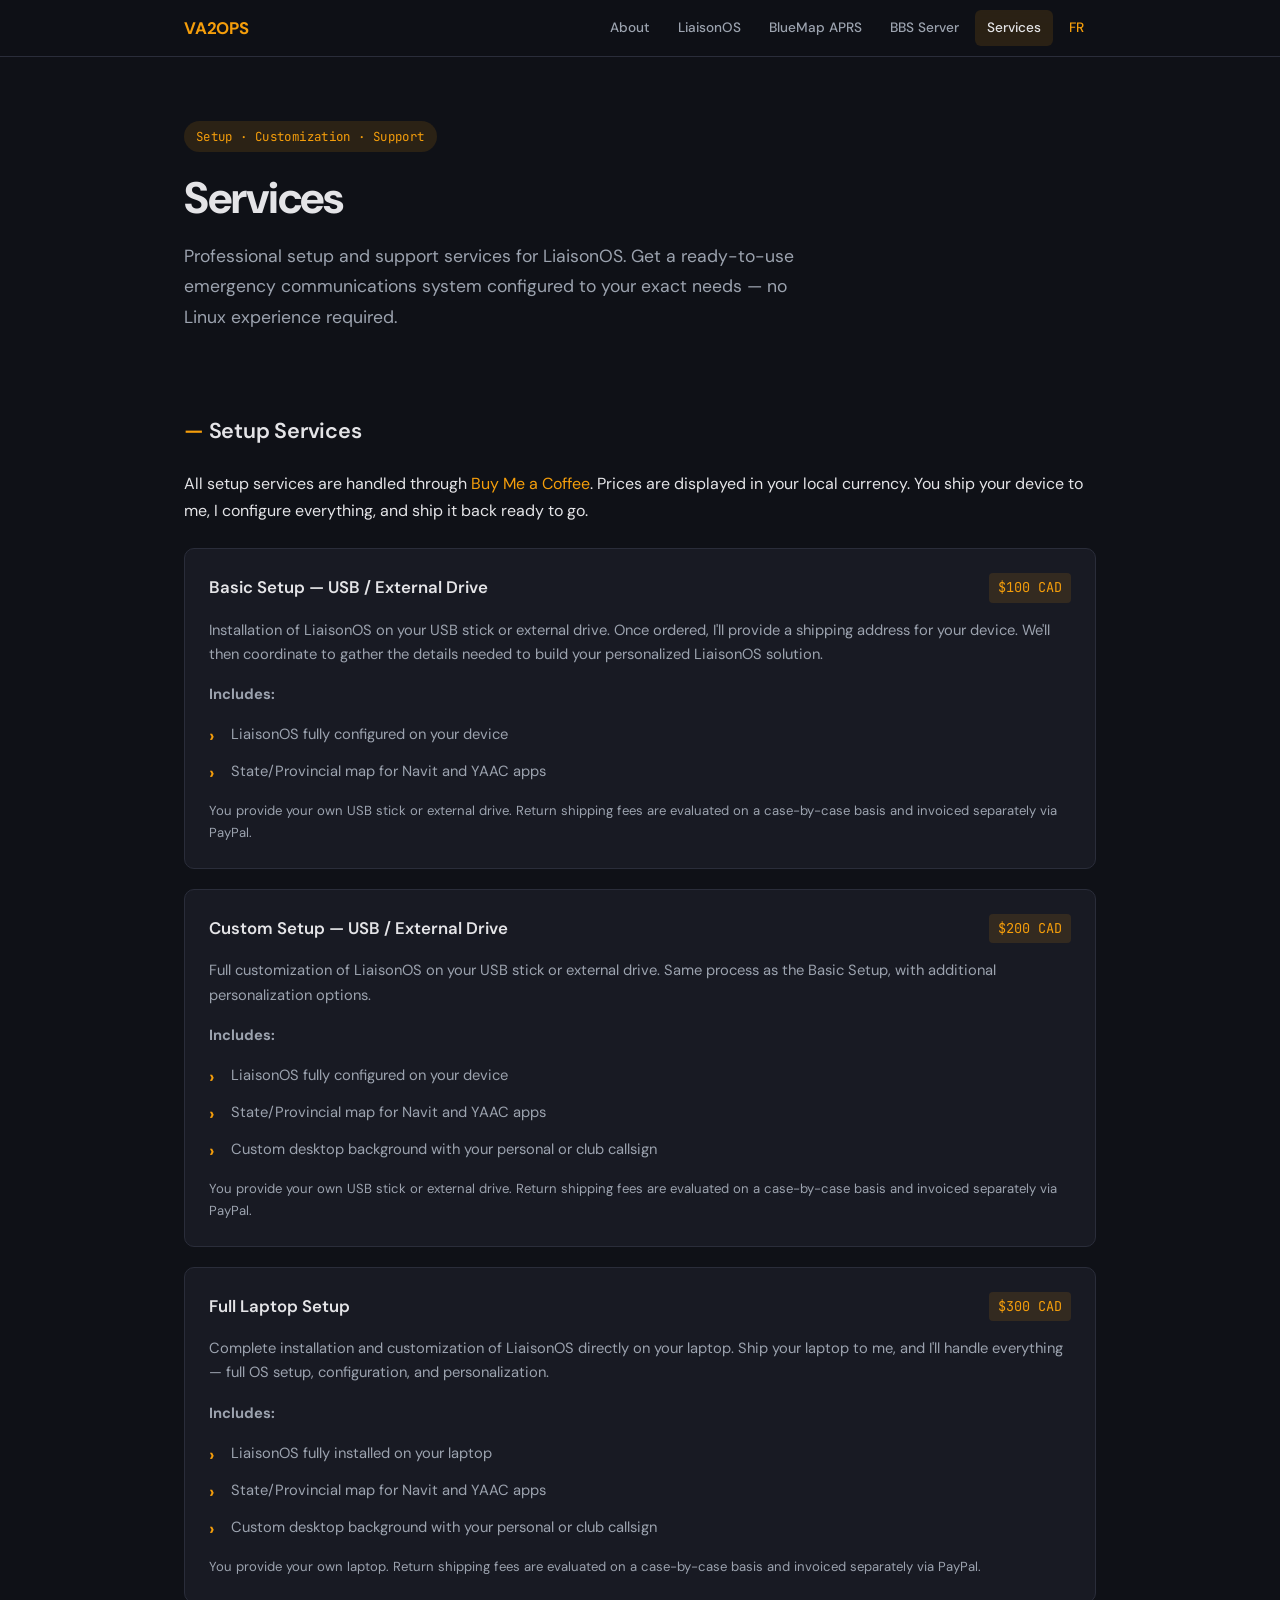
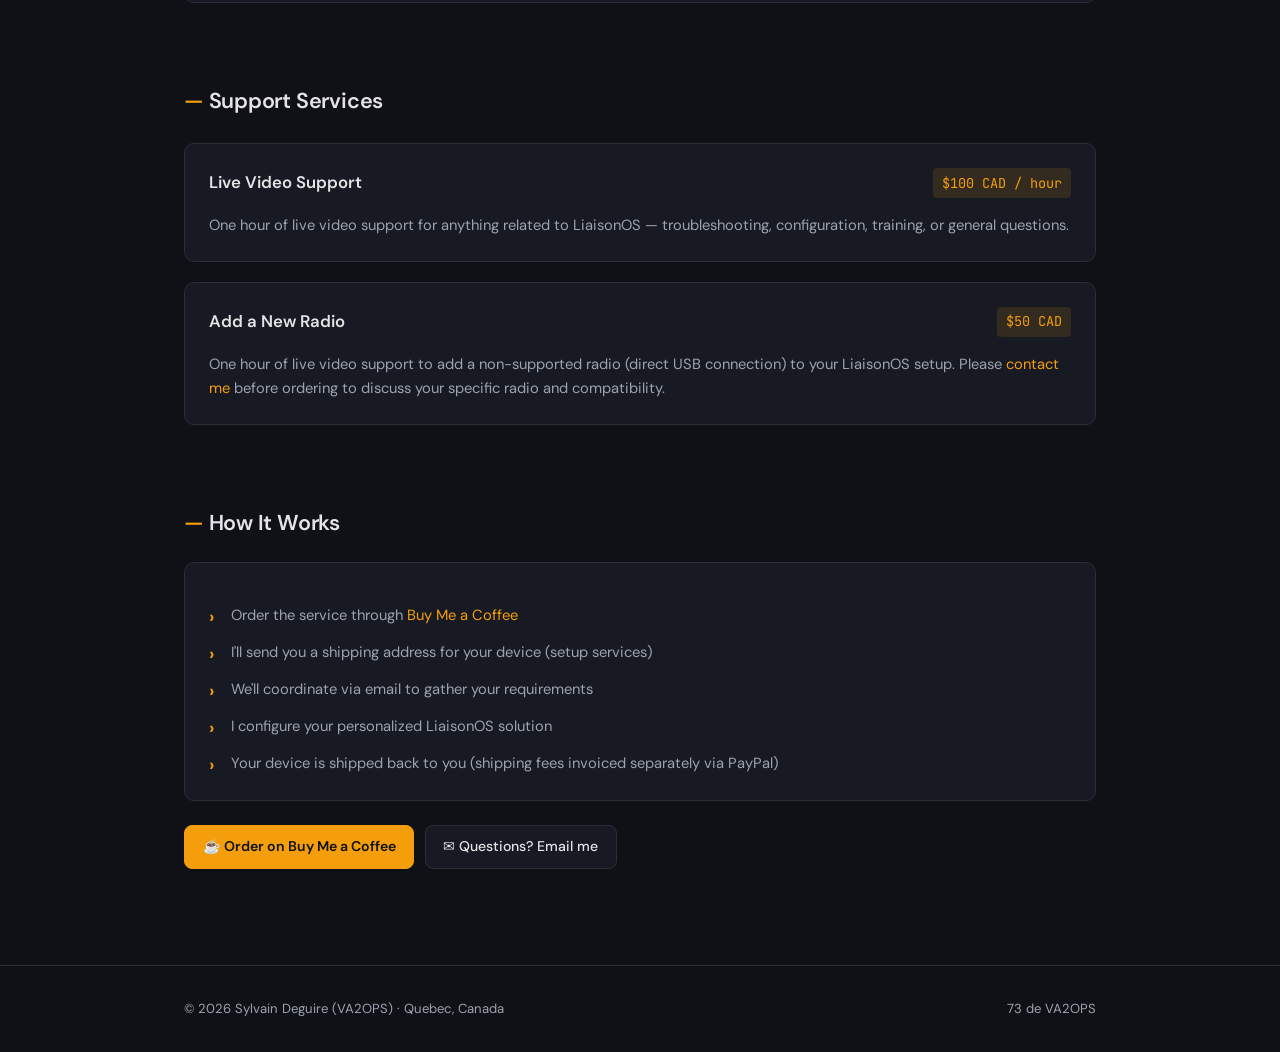
<file: services.html>
<!DOCTYPE html>
<html lang="en">
<head>
  <meta charset="UTF-8">
  <meta name="viewport" content="width=device-width, initial-scale=1.0">
  <title>Services — VA2OPS</title>
  <meta name="description" content="LiaisonOS setup services by Sylvain Deguire (VA2OPS) — USB, laptop, and live support for amateur radio emergency communications.">
  <link rel="stylesheet" href="style.css">
</head>
<body>

  <nav class="topnav">
    <div class="topnav-inner">
      <a href="index.html" class="topnav-brand"><span>VA2OPS</span></a>
      <button class="nav-toggle" onclick="document.querySelector('.topnav-links').classList.toggle('open')" aria-label="Menu">☰</button>
      <div class="topnav-links">
        <a href="index.html">About</a>
        <a href="liaisonos.html">LiaisonOS</a>
        <a href="bluemap.html">BlueMap APRS</a>
        <a href="bbs-server.html">BBS Server</a>
        <a href="services.html" class="active">Services</a>
        <a href="fr/services.html" style="color: var(--accent);">FR</a>
      </div>
    </div>
  </nav>

  <header class="hero">
    <span class="hero-label">Setup · Customization · Support</span>
    <h1>Services</h1>
    <p>Professional setup and support services for LiaisonOS. Get a ready-to-use emergency communications system configured to your exact needs — no Linux experience required.</p>
  </header>

  <!-- Services -->
  <section class="section">
    <h2>Setup Services</h2>
    <p>All setup services are handled through <a href="https://buymeacoffee.com/liaisonos/extras" target="_blank" rel="noopener">Buy Me a Coffee</a>. Prices are displayed in your local currency. You ship your device to me, I configure everything, and ship it back ready to go.</p>

    <div class="cards" style="grid-template-columns: 1fr;">

      <!-- Basic Setup -->
      <div class="card">
        <div style="display: flex; justify-content: space-between; align-items: flex-start; flex-wrap: wrap; gap: 0.5rem;">
          <h3>Basic Setup — USB / External Drive</h3>
          <span class="tag" style="margin: 0; font-size: 0.85rem;">$100 CAD</span>
        </div>
        <p class="mt-1">Installation of LiaisonOS on your USB stick or external drive. Once ordered, I'll provide a shipping address for your device. We'll then coordinate to gather the details needed to build your personalized LiaisonOS solution.</p>
        <p class="mt-1"><strong>Includes:</strong></p>
        <ul class="features" style="grid-template-columns: 1fr;">
          <li>LiaisonOS fully configured on your device</li>
          <li>State/Provincial map for Navit and YAAC apps</li>
        </ul>
        <p class="mt-2 muted" style="font-size: 0.82rem;">You provide your own USB stick or external drive. Return shipping fees are evaluated on a case-by-case basis and invoiced separately via PayPal.</p>
      </div>

      <!-- Custom Setup -->
      <div class="card">
        <div style="display: flex; justify-content: space-between; align-items: flex-start; flex-wrap: wrap; gap: 0.5rem;">
          <h3>Custom Setup — USB / External Drive</h3>
          <span class="tag" style="margin: 0; font-size: 0.85rem;">$200 CAD</span>
        </div>
        <p class="mt-1">Full customization of LiaisonOS on your USB stick or external drive. Same process as the Basic Setup, with additional personalization options.</p>
        <p class="mt-1"><strong>Includes:</strong></p>
        <ul class="features" style="grid-template-columns: 1fr;">
          <li>LiaisonOS fully configured on your device</li>
          <li>State/Provincial map for Navit and YAAC apps</li>
          <li>Custom desktop background with your personal or club callsign</li>
        </ul>
        <p class="mt-2 muted" style="font-size: 0.82rem;">You provide your own USB stick or external drive. Return shipping fees are evaluated on a case-by-case basis and invoiced separately via PayPal.</p>
      </div>

      <!-- Laptop Setup -->
      <div class="card">
        <div style="display: flex; justify-content: space-between; align-items: flex-start; flex-wrap: wrap; gap: 0.5rem;">
          <h3>Full Laptop Setup</h3>
          <span class="tag" style="margin: 0; font-size: 0.85rem;">$300 CAD</span>
        </div>
        <p class="mt-1">Complete installation and customization of LiaisonOS directly on your laptop. Ship your laptop to me, and I'll handle everything — full OS setup, configuration, and personalization.</p>
        <p class="mt-1"><strong>Includes:</strong></p>
        <ul class="features" style="grid-template-columns: 1fr;">
          <li>LiaisonOS fully installed on your laptop</li>
          <li>State/Provincial map for Navit and YAAC apps</li>
          <li>Custom desktop background with your personal or club callsign</li>
        </ul>
        <p class="mt-2 muted" style="font-size: 0.82rem;">You provide your own laptop. Return shipping fees are evaluated on a case-by-case basis and invoiced separately via PayPal.</p>
      </div>

    </div>
  </section>

  <section class="section">
    <h2>Support Services</h2>

    <div class="cards" style="grid-template-columns: 1fr;">

      <!-- Live Support -->
      <div class="card">
        <div style="display: flex; justify-content: space-between; align-items: flex-start; flex-wrap: wrap; gap: 0.5rem;">
          <h3>Live Video Support</h3>
          <span class="tag" style="margin: 0; font-size: 0.85rem;">$100 CAD / hour</span>
        </div>
        <p class="mt-1">One hour of live video support for anything related to LiaisonOS — troubleshooting, configuration, training, or general questions.</p>
      </div>

      <!-- Add a Rig -->
      <div class="card">
        <div style="display: flex; justify-content: space-between; align-items: flex-start; flex-wrap: wrap; gap: 0.5rem;">
          <h3>Add a New Radio</h3>
          <span class="tag" style="margin: 0; font-size: 0.85rem;">$50 CAD</span>
        </div>
        <p class="mt-1">One hour of live video support to add a non-supported radio (direct USB connection) to your LiaisonOS setup. Please <a href="mailto:info@va2ops.ca">contact me</a> before ordering to discuss your specific radio and compatibility.</p>
      </div>

    </div>
  </section>

  <section class="section">
    <h2>How It Works</h2>
    <div class="card">
      <ul class="features" style="grid-template-columns: 1fr;">
        <li>Order the service through <a href="https://buymeacoffee.com/liaisonos/extras" target="_blank" rel="noopener">Buy Me a Coffee</a></li>
        <li>I'll send you a shipping address for your device (setup services)</li>
        <li>We'll coordinate via email to gather your requirements</li>
        <li>I configure your personalized LiaisonOS solution</li>
        <li>Your device is shipped back to you (shipping fees invoiced separately via PayPal)</li>
      </ul>
    </div>

    <div class="links-row">
      <a href="https://buymeacoffee.com/liaisonos/extras" target="_blank" rel="noopener" class="btn btn-primary">☕ Order on Buy Me a Coffee</a>
      <a href="mailto:info@va2ops.ca" class="btn">✉ Questions? Email me</a>
    </div>
  </section>

  <footer class="footer">
    <div class="footer-inner">
      <span>© 2026 Sylvain Deguire (VA2OPS) · Quebec, Canada</span>
      <span>73 de VA2OPS</span>
    </div>
  </footer>

</body>
</html>
</file>
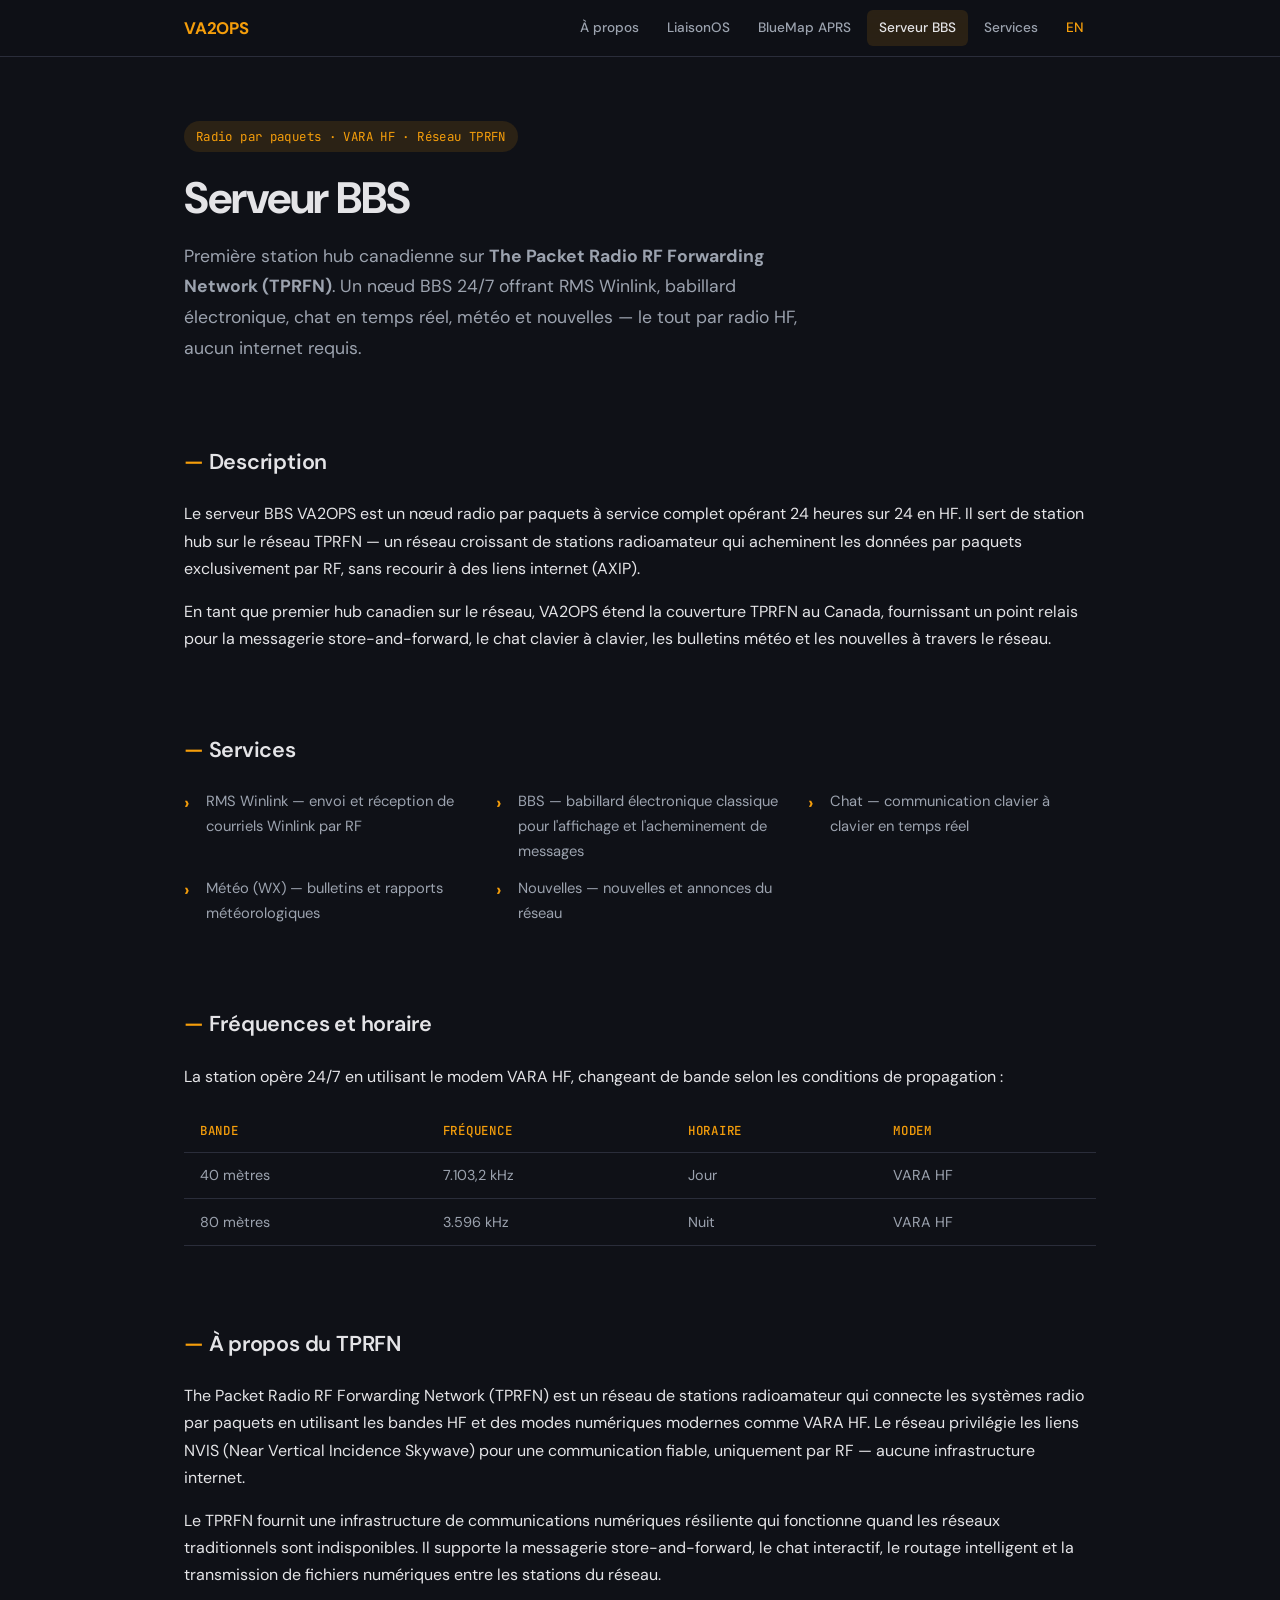
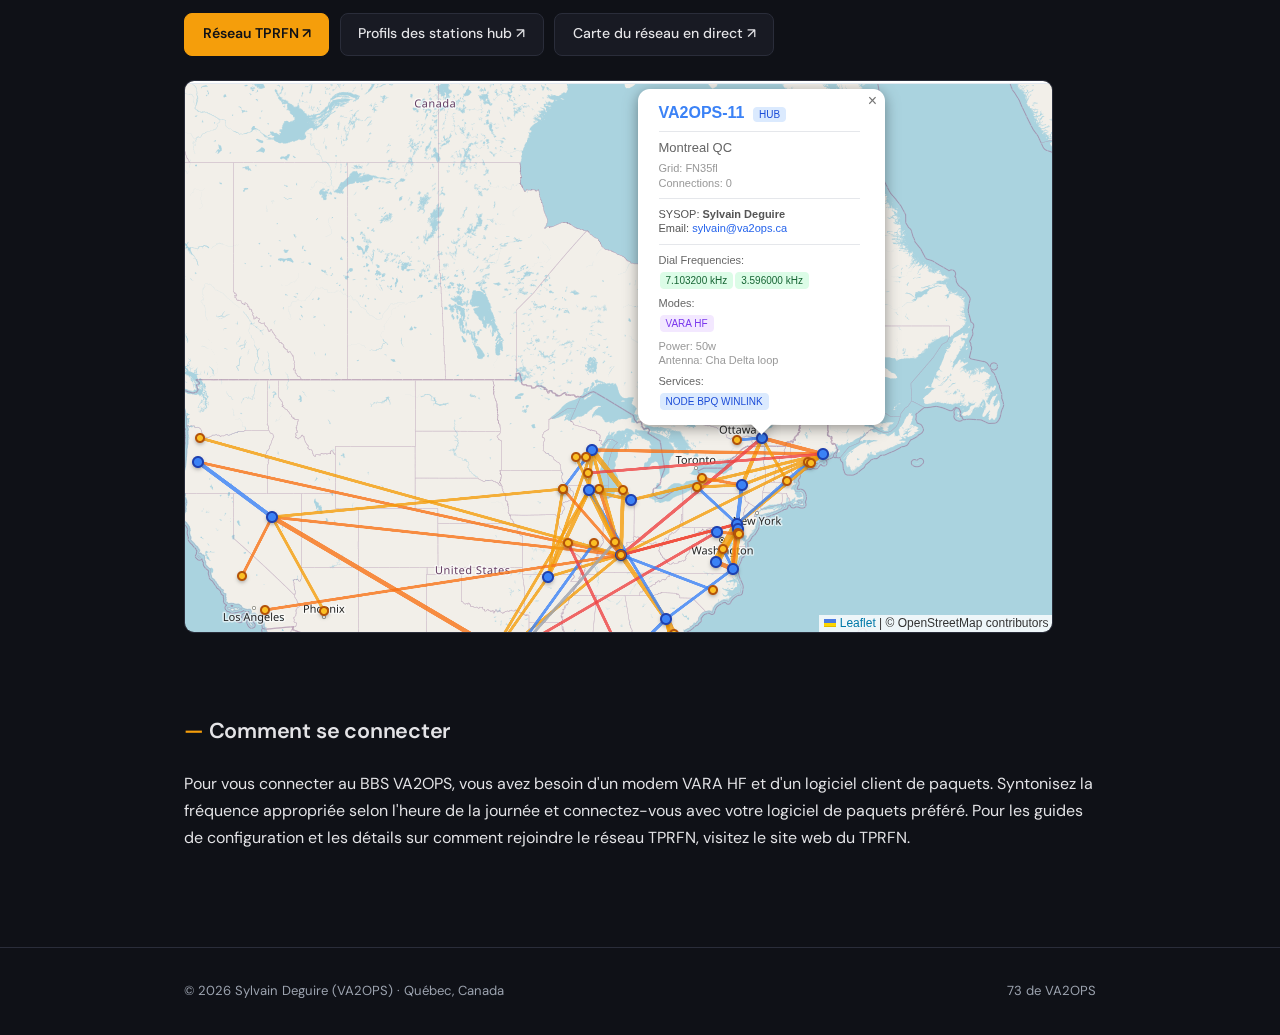
<file: fr/bbs-server.html>
<!DOCTYPE html>
<html lang="fr">
<head>
  <meta charset="UTF-8">
  <meta name="viewport" content="width=device-width, initial-scale=1.0">
  <title>Serveur BBS — VA2OPS</title>
  <meta name="description" content="Serveur BBS VA2OPS — Première station hub canadienne sur The Packet Radio RF Forwarding Network (TPRFN). Opérations VARA HF 24/7 sur 40m et 80m.">
  <link rel="stylesheet" href="../style.css">
</head>
<body>

  <nav class="topnav">
    <div class="topnav-inner">
      <a href="index.html" class="topnav-brand"><span>VA2OPS</span></a>
      <button class="nav-toggle" onclick="document.querySelector('.topnav-links').classList.toggle('open')" aria-label="Menu">&#9776;</button>
      <div class="topnav-links">
        <a href="index.html">À propos</a>
        <a href="liaisonos.html">LiaisonOS</a>
        <a href="bluemap.html">BlueMap APRS</a>
        <a href="bbs-server.html" class="active">Serveur BBS</a>
        <a href="services.html">Services</a>
        <a href="../bbs-server.html" style="color: var(--accent);">EN</a>
      </div>
    </div>
  </nav>

  <header class="hero">
    <span class="hero-label">Radio par paquets &middot; VARA HF &middot; Réseau TPRFN</span>
    <h1>Serveur BBS</h1>
    <p>Première station hub canadienne sur <strong>The Packet Radio RF Forwarding Network (TPRFN)</strong>. Un nœud BBS 24/7 offrant RMS Winlink, babillard électronique, chat en temps réel, météo et nouvelles &mdash; le tout par radio HF, aucun internet requis.</p>
  </header>

  <section class="section">
    <h2>Description</h2>
    <p>Le serveur BBS VA2OPS est un nœud radio par paquets à service complet opérant 24 heures sur 24 en HF. Il sert de station hub sur le réseau TPRFN &mdash; un réseau croissant de stations radioamateur qui acheminent les données par paquets exclusivement par RF, sans recourir à des liens internet (AXIP).</p>
    <p>En tant que premier hub canadien sur le réseau, VA2OPS étend la couverture TPRFN au Canada, fournissant un point relais pour la messagerie store-and-forward, le chat clavier à clavier, les bulletins météo et les nouvelles à travers le réseau.</p>
  </section>

  <section class="section">
    <h2>Services</h2>
    <ul class="features">
      <li>RMS Winlink &mdash; envoi et réception de courriels Winlink par RF</li>
      <li>BBS &mdash; babillard électronique classique pour l'affichage et l'acheminement de messages</li>
      <li>Chat &mdash; communication clavier à clavier en temps réel</li>
      <li>Météo (WX) &mdash; bulletins et rapports météorologiques</li>
      <li>Nouvelles &mdash; nouvelles et annonces du réseau</li>
    </ul>
  </section>

  <section class="section">
    <h2>Fréquences et horaire</h2>
    <p>La station opère 24/7 en utilisant le modem VARA HF, changeant de bande selon les conditions de propagation :</p>
    <table class="freq-table">
      <thead>
        <tr>
          <th>Bande</th>
          <th>Fréquence</th>
          <th>Horaire</th>
          <th>Modem</th>
        </tr>
      </thead>
      <tbody>
        <tr>
          <td>40 mètres</td>
          <td>7.103,2 kHz</td>
          <td>Jour</td>
          <td>VARA HF</td>
        </tr>
        <tr>
          <td>80 mètres</td>
          <td>3.596 kHz</td>
          <td>Nuit</td>
          <td>VARA HF</td>
        </tr>
      </tbody>
    </table>
  </section>

  <section class="section">
    <h2>À propos du TPRFN</h2>
    <p>The Packet Radio RF Forwarding Network (TPRFN) est un réseau de stations radioamateur qui connecte les systèmes radio par paquets en utilisant les bandes HF et des modes numériques modernes comme VARA HF. Le réseau privilégie les liens NVIS (Near Vertical Incidence Skywave) pour une communication fiable, uniquement par RF &mdash; aucune infrastructure internet.</p>
    <p>Le TPRFN fournit une infrastructure de communications numériques résiliente qui fonctionne quand les réseaux traditionnels sont indisponibles. Il supporte la messagerie store-and-forward, le chat interactif, le routage intelligent et la transmission de fichiers numériques entre les stations du réseau.</p>

    <div class="links-row">
      <a href="https://www.tprfn.net/" target="_blank" rel="noopener" class="btn btn-primary">Réseau TPRFN &#8599;</a>
      <a href="https://www.tprfn.net/tprfn-hub-profiles" target="_blank" rel="noopener" class="btn">Profils des stations hub &#8599;</a>
      <a href="https://tprfn.k1ajd.net/" target="_blank" rel="noopener" class="btn">Carte du réseau en direct &#8599;</a>
    </div>

    <img src="../va2ops-tprfn.png" alt="Station hub VA2OPS-11 sur la carte du réseau TPRFN" style="margin-top: 1.5rem; border-radius: var(--radius); border: 1px solid var(--border);">
  </section>

  <section class="section">
    <h2>Comment se connecter</h2>
    <p>Pour vous connecter au BBS VA2OPS, vous avez besoin d'un modem VARA HF et d'un logiciel client de paquets. Syntonisez la fréquence appropriée selon l'heure de la journée et connectez-vous avec votre logiciel de paquets préféré. Pour les guides de configuration et les détails sur comment rejoindre le réseau TPRFN, visitez le site web du TPRFN.</p>
  </section>

  <footer class="footer">
    <div class="footer-inner">
      <span>&copy; 2026 Sylvain Deguire (VA2OPS) &middot; Québec, Canada</span>
      <span>73 de VA2OPS</span>
    </div>
  </footer>

</body>
</html>
</file>
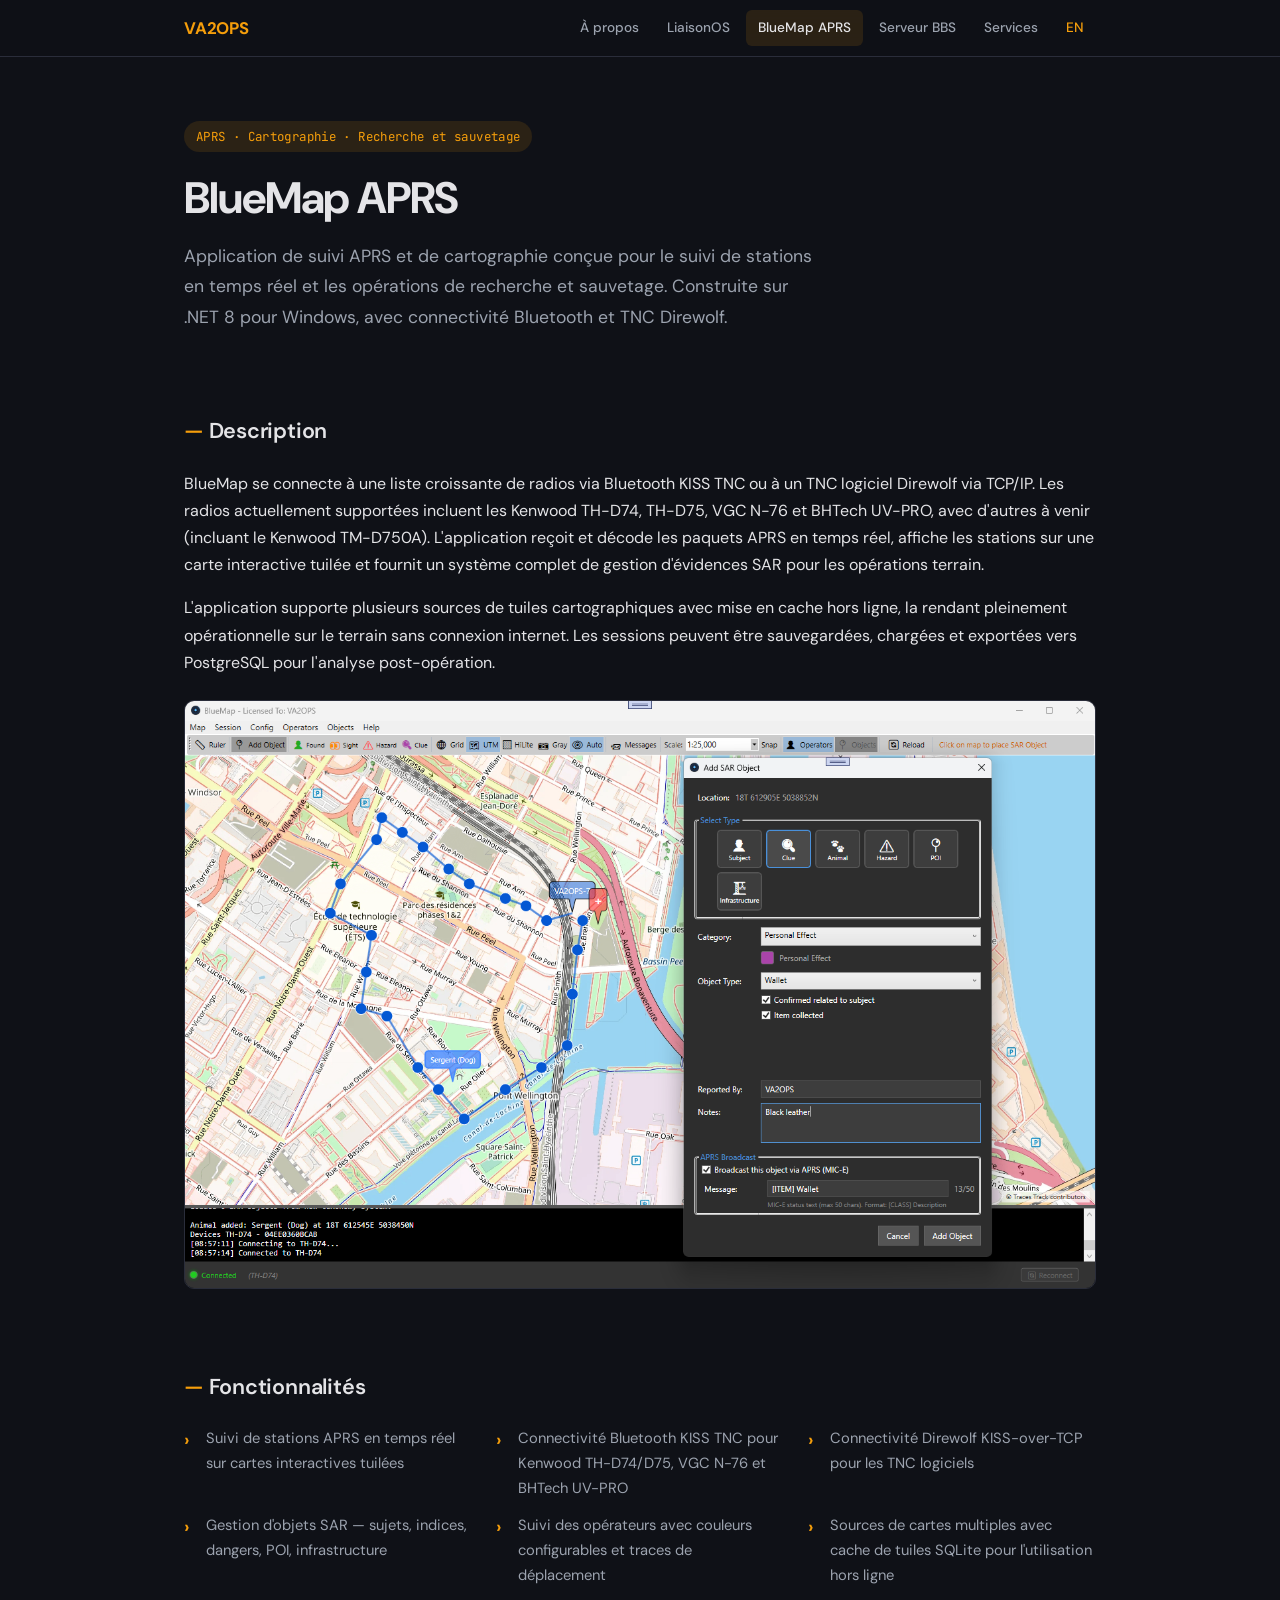
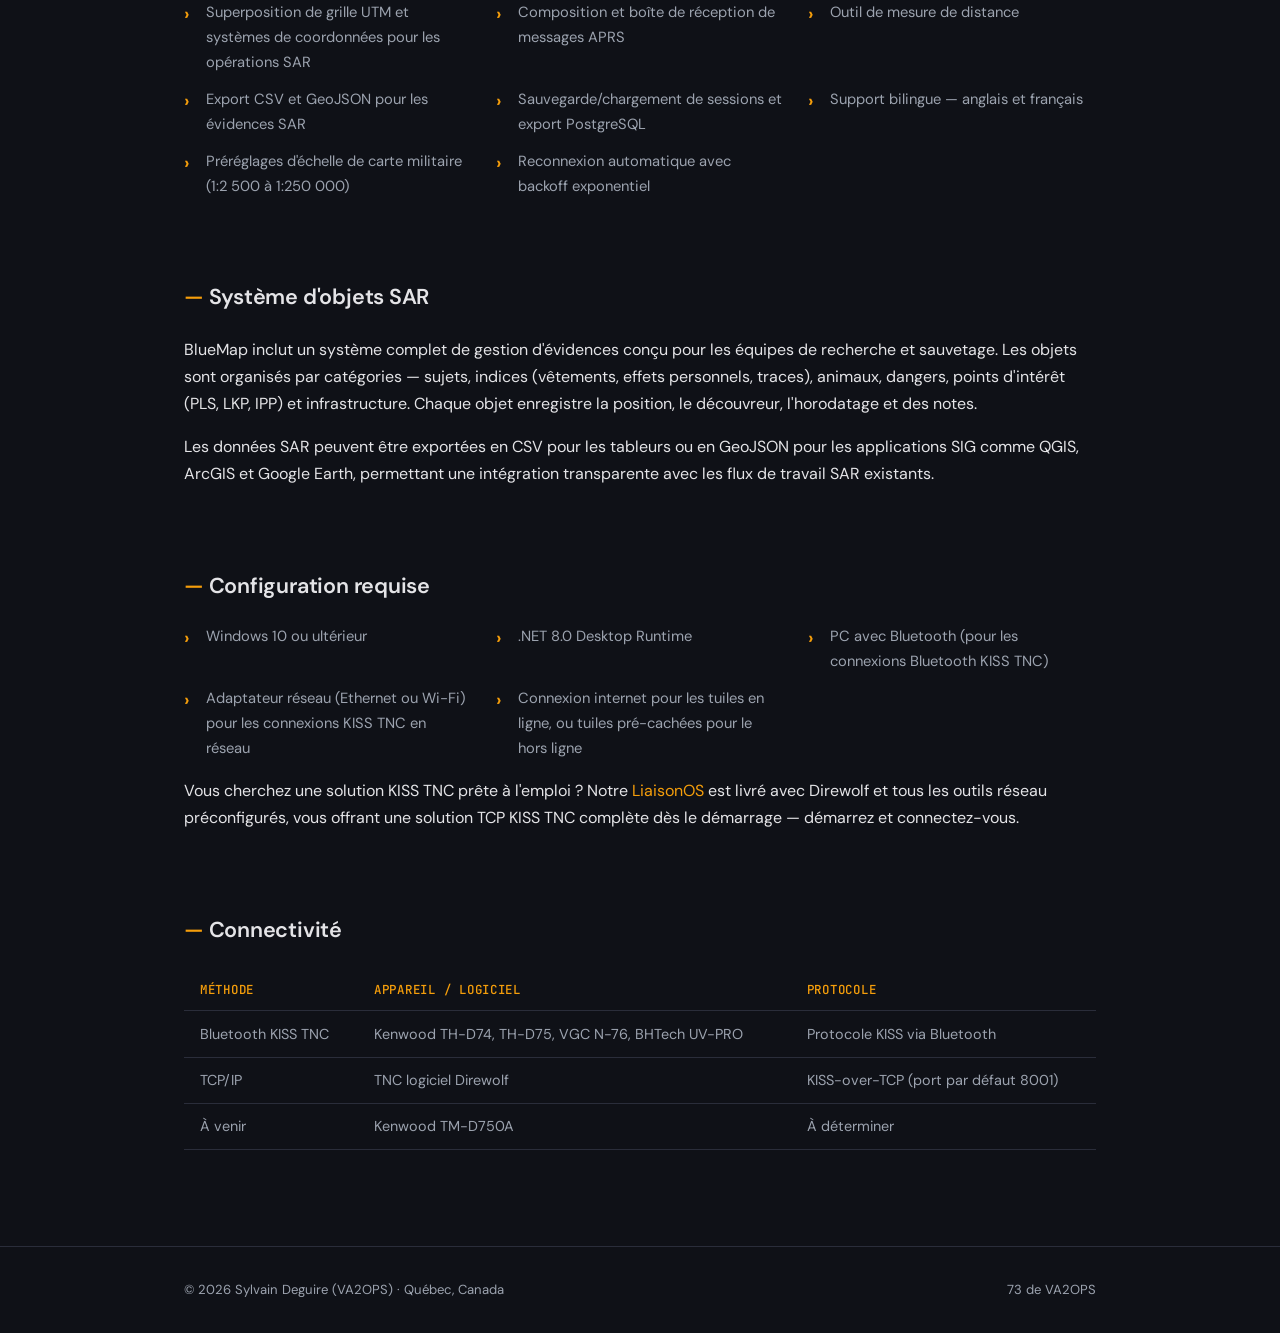
<file: fr/bluemap.html>
<!DOCTYPE html>
<html lang="fr">
<head>
  <meta charset="UTF-8">
  <meta name="viewport" content="width=device-width, initial-scale=1.0">
  <title>BlueMap APRS — VA2OPS</title>
  <meta name="description" content="BlueMap — Application de suivi APRS et de cartographie avec support de recherche et sauvetage pour les radioamateurs.">
  <link rel="stylesheet" href="../style.css">
</head>
<body>

  <nav class="topnav">
    <div class="topnav-inner">
      <a href="index.html" class="topnav-brand"><span>VA2OPS</span></a>
      <button class="nav-toggle" onclick="document.querySelector('.topnav-links').classList.toggle('open')" aria-label="Menu">&#9776;</button>
      <div class="topnav-links">
        <a href="index.html">À propos</a>
        <a href="liaisonos.html">LiaisonOS</a>
        <a href="bluemap.html" class="active">BlueMap APRS</a>
        <a href="bbs-server.html">Serveur BBS</a>
        <a href="services.html">Services</a>
        <a href="../bluemap.html" style="color: var(--accent);">EN</a>
      </div>
    </div>
  </nav>

  <header class="hero">
    <span class="hero-label">APRS &middot; Cartographie &middot; Recherche et sauvetage</span>
    <h1>BlueMap APRS</h1>
    <p>Application de suivi APRS et de cartographie conçue pour le suivi de stations en temps réel et les opérations de recherche et sauvetage. Construite sur .NET 8 pour Windows, avec connectivité Bluetooth et TNC Direwolf.</p>
  </header>

  <section class="section">
    <h2>Description</h2>
    <p>BlueMap se connecte à une liste croissante de radios via Bluetooth KISS TNC ou à un TNC logiciel Direwolf via TCP/IP. Les radios actuellement supportées incluent les Kenwood TH-D74, TH-D75, VGC N-76 et BHTech UV-PRO, avec d'autres à venir (incluant le Kenwood TM-D750A). L'application reçoit et décode les paquets APRS en temps réel, affiche les stations sur une carte interactive tuilée et fournit un système complet de gestion d'évidences SAR pour les opérations terrain.</p>
    <p>L'application supporte plusieurs sources de tuiles cartographiques avec mise en cache hors ligne, la rendant pleinement opérationnelle sur le terrain sans connexion internet. Les sessions peuvent être sauvegardées, chargées et exportées vers PostgreSQL pour l'analyse post-opération.</p>

    <img src="../va2ops-bluemap.png" alt="Application BlueMap — gestion d'objets SAR avec suivi APRS sur carte interactive" style="margin-top: 1.5rem; border-radius: var(--radius); border: 1px solid var(--border);">
  </section>

  <section class="section">
    <h2>Fonctionnalités</h2>
    <ul class="features">
      <li>Suivi de stations APRS en temps réel sur cartes interactives tuilées</li>
      <li>Connectivité Bluetooth KISS TNC pour Kenwood TH-D74/D75, VGC N-76 et BHTech UV-PRO</li>
      <li>Connectivité Direwolf KISS-over-TCP pour les TNC logiciels</li>
      <li>Gestion d'objets SAR &mdash; sujets, indices, dangers, POI, infrastructure</li>
      <li>Suivi des opérateurs avec couleurs configurables et traces de déplacement</li>
      <li>Sources de cartes multiples avec cache de tuiles SQLite pour l'utilisation hors ligne</li>
      <li>Superposition de grille UTM et systèmes de coordonnées pour les opérations SAR</li>
      <li>Composition et boîte de réception de messages APRS</li>
      <li>Outil de mesure de distance</li>
      <li>Export CSV et GeoJSON pour les évidences SAR</li>
      <li>Sauvegarde/chargement de sessions et export PostgreSQL</li>
      <li>Support bilingue &mdash; anglais et français</li>
      <li>Préréglages d'échelle de carte militaire (1:2 500 à 1:250 000)</li>
      <li>Reconnexion automatique avec backoff exponentiel</li>
    </ul>
  </section>

  <section class="section">
    <h2>Système d'objets SAR</h2>
    <p>BlueMap inclut un système complet de gestion d'évidences conçu pour les équipes de recherche et sauvetage. Les objets sont organisés par catégories &mdash; sujets, indices (vêtements, effets personnels, traces), animaux, dangers, points d'intérêt (PLS, LKP, IPP) et infrastructure. Chaque objet enregistre la position, le découvreur, l'horodatage et des notes.</p>
    <p>Les données SAR peuvent être exportées en CSV pour les tableurs ou en GeoJSON pour les applications SIG comme QGIS, ArcGIS et Google Earth, permettant une intégration transparente avec les flux de travail SAR existants.</p>
  </section>

  <section class="section">
    <h2>Configuration requise</h2>
    <ul class="features">
      <li>Windows 10 ou ultérieur</li>
      <li>.NET 8.0 Desktop Runtime</li>
      <li>PC avec Bluetooth (pour les connexions Bluetooth KISS TNC)</li>
      <li>Adaptateur réseau (Ethernet ou Wi-Fi) pour les connexions KISS TNC en réseau</li>
      <li>Connexion internet pour les tuiles en ligne, ou tuiles pré-cachées pour le hors ligne</li>
    </ul>
    <p class="mt-2">Vous cherchez une solution KISS TNC prête à l'emploi ? Notre <a href="liaisonos.html">LiaisonOS</a> est livré avec Direwolf et tous les outils réseau préconfigurés, vous offrant une solution TCP KISS TNC complète dès le démarrage &mdash; démarrez et connectez-vous.</p>
  </section>

  <section class="section">
    <h2>Connectivité</h2>
    <table class="freq-table">
      <thead>
        <tr>
          <th>Méthode</th>
          <th>Appareil / Logiciel</th>
          <th>Protocole</th>
        </tr>
      </thead>
      <tbody>
        <tr>
          <td>Bluetooth KISS TNC</td>
          <td>Kenwood TH-D74, TH-D75, VGC N-76, BHTech UV-PRO</td>
          <td>Protocole KISS via Bluetooth</td>
        </tr>
        <tr>
          <td>TCP/IP</td>
          <td>TNC logiciel Direwolf</td>
          <td>KISS-over-TCP (port par défaut 8001)</td>
        </tr>
        <tr>
          <td>À venir</td>
          <td>Kenwood TM-D750A</td>
          <td>À déterminer</td>
        </tr>
      </tbody>
    </table>
  </section>

  <footer class="footer">
    <div class="footer-inner">
      <span>&copy; 2026 Sylvain Deguire (VA2OPS) &middot; Québec, Canada</span>
      <span>73 de VA2OPS</span>
    </div>
  </footer>

</body>
</html>
</file>
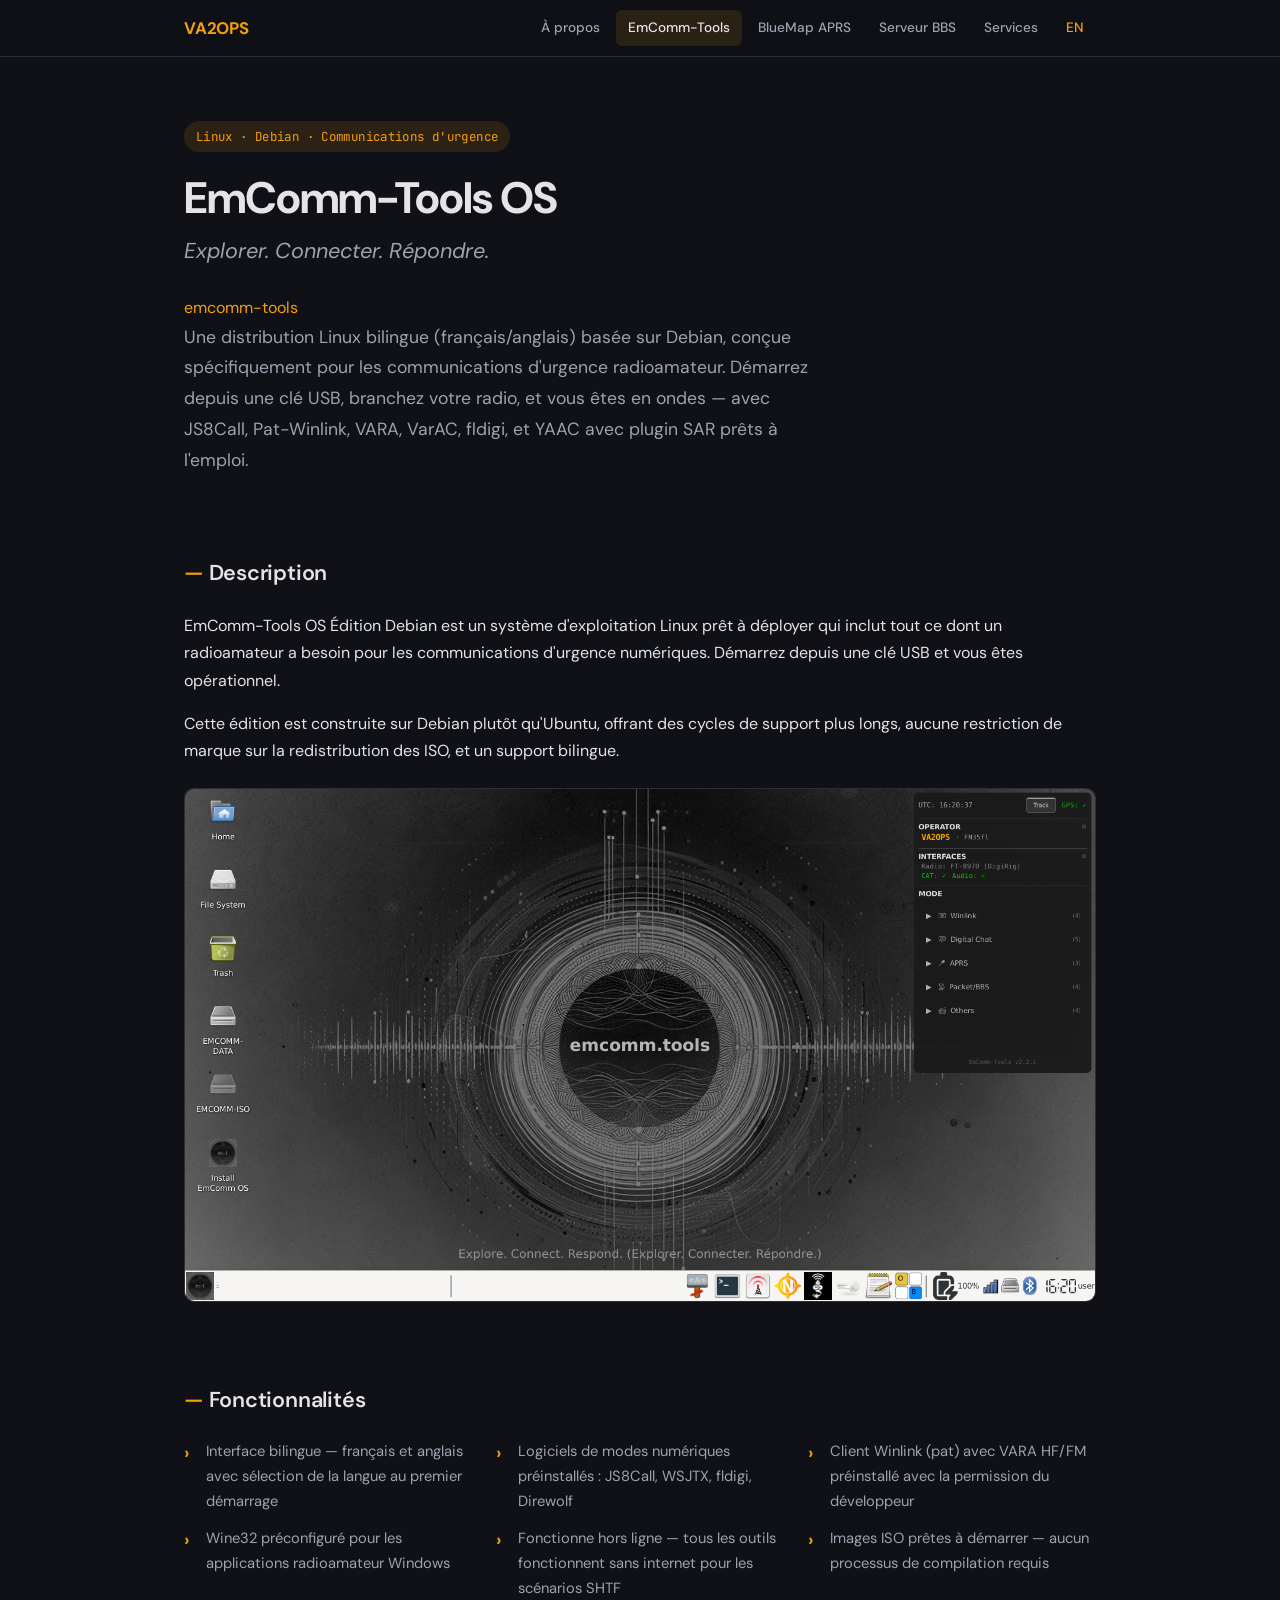
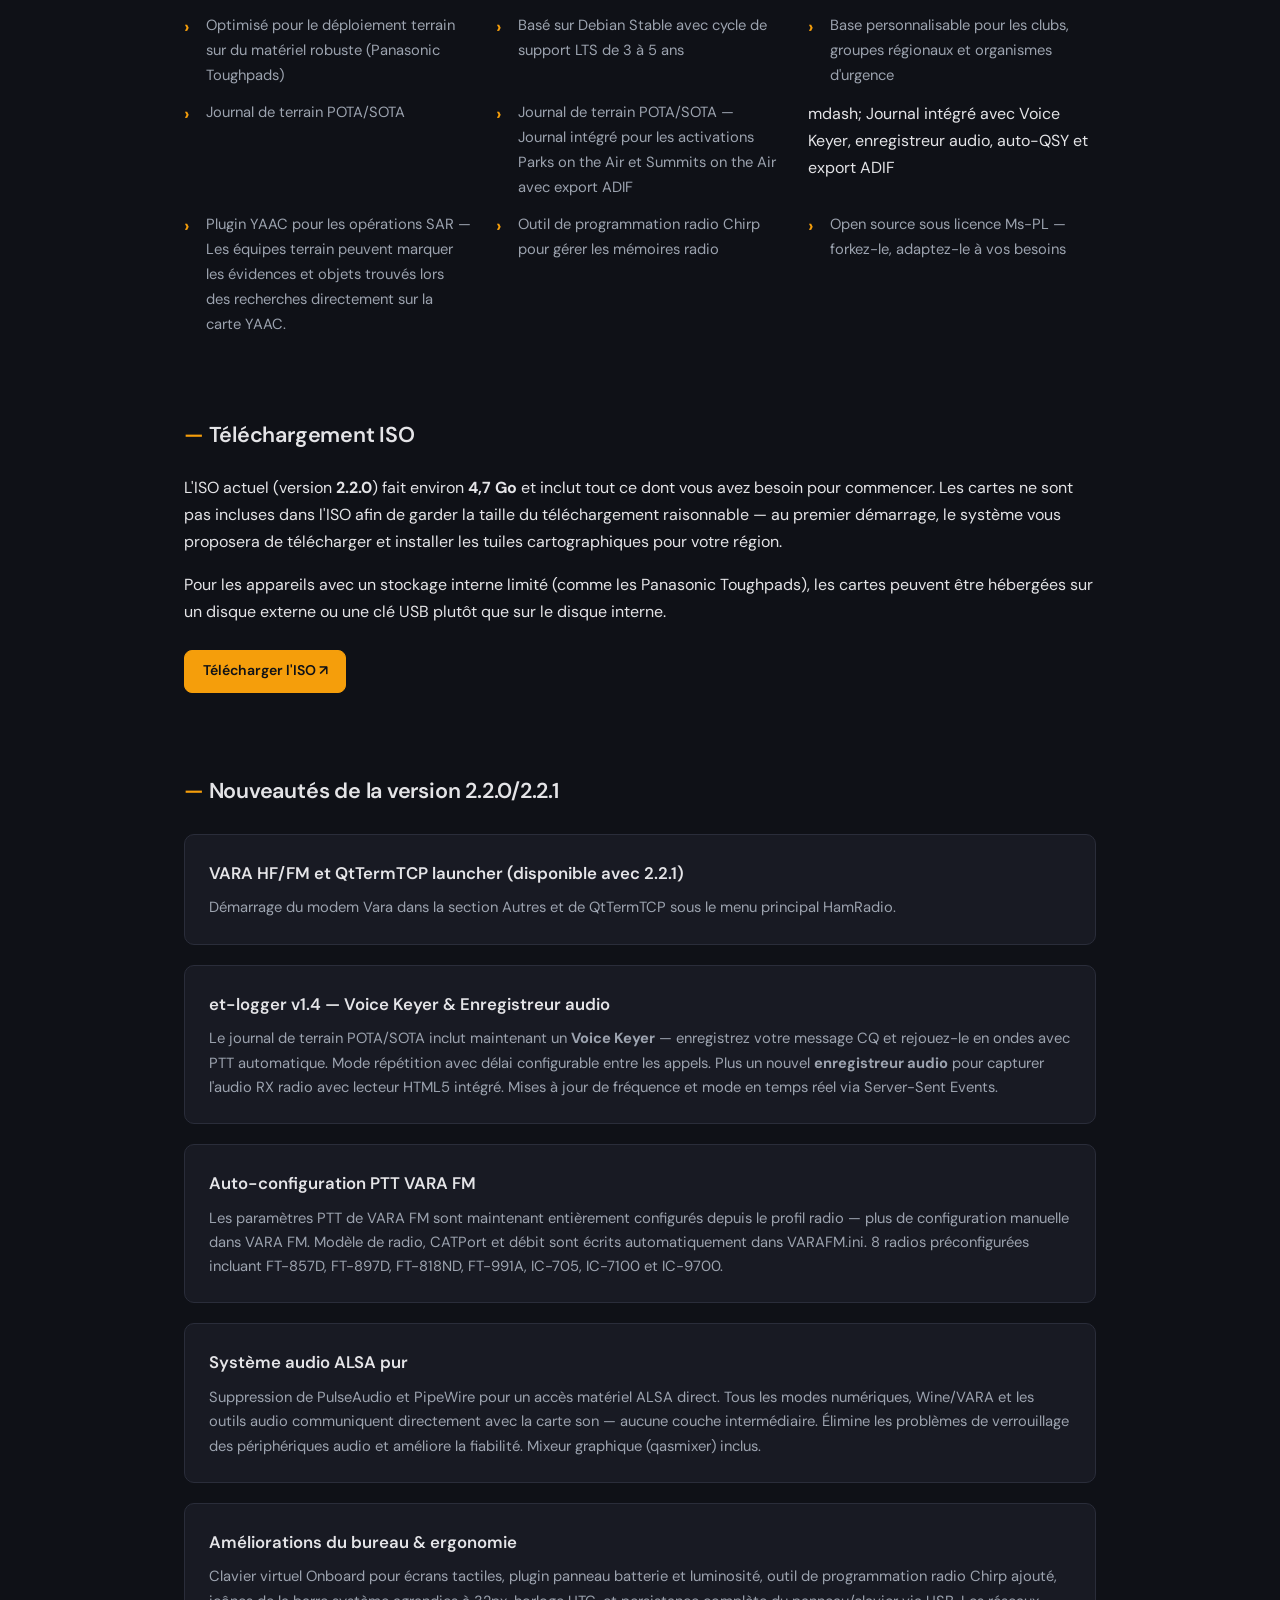
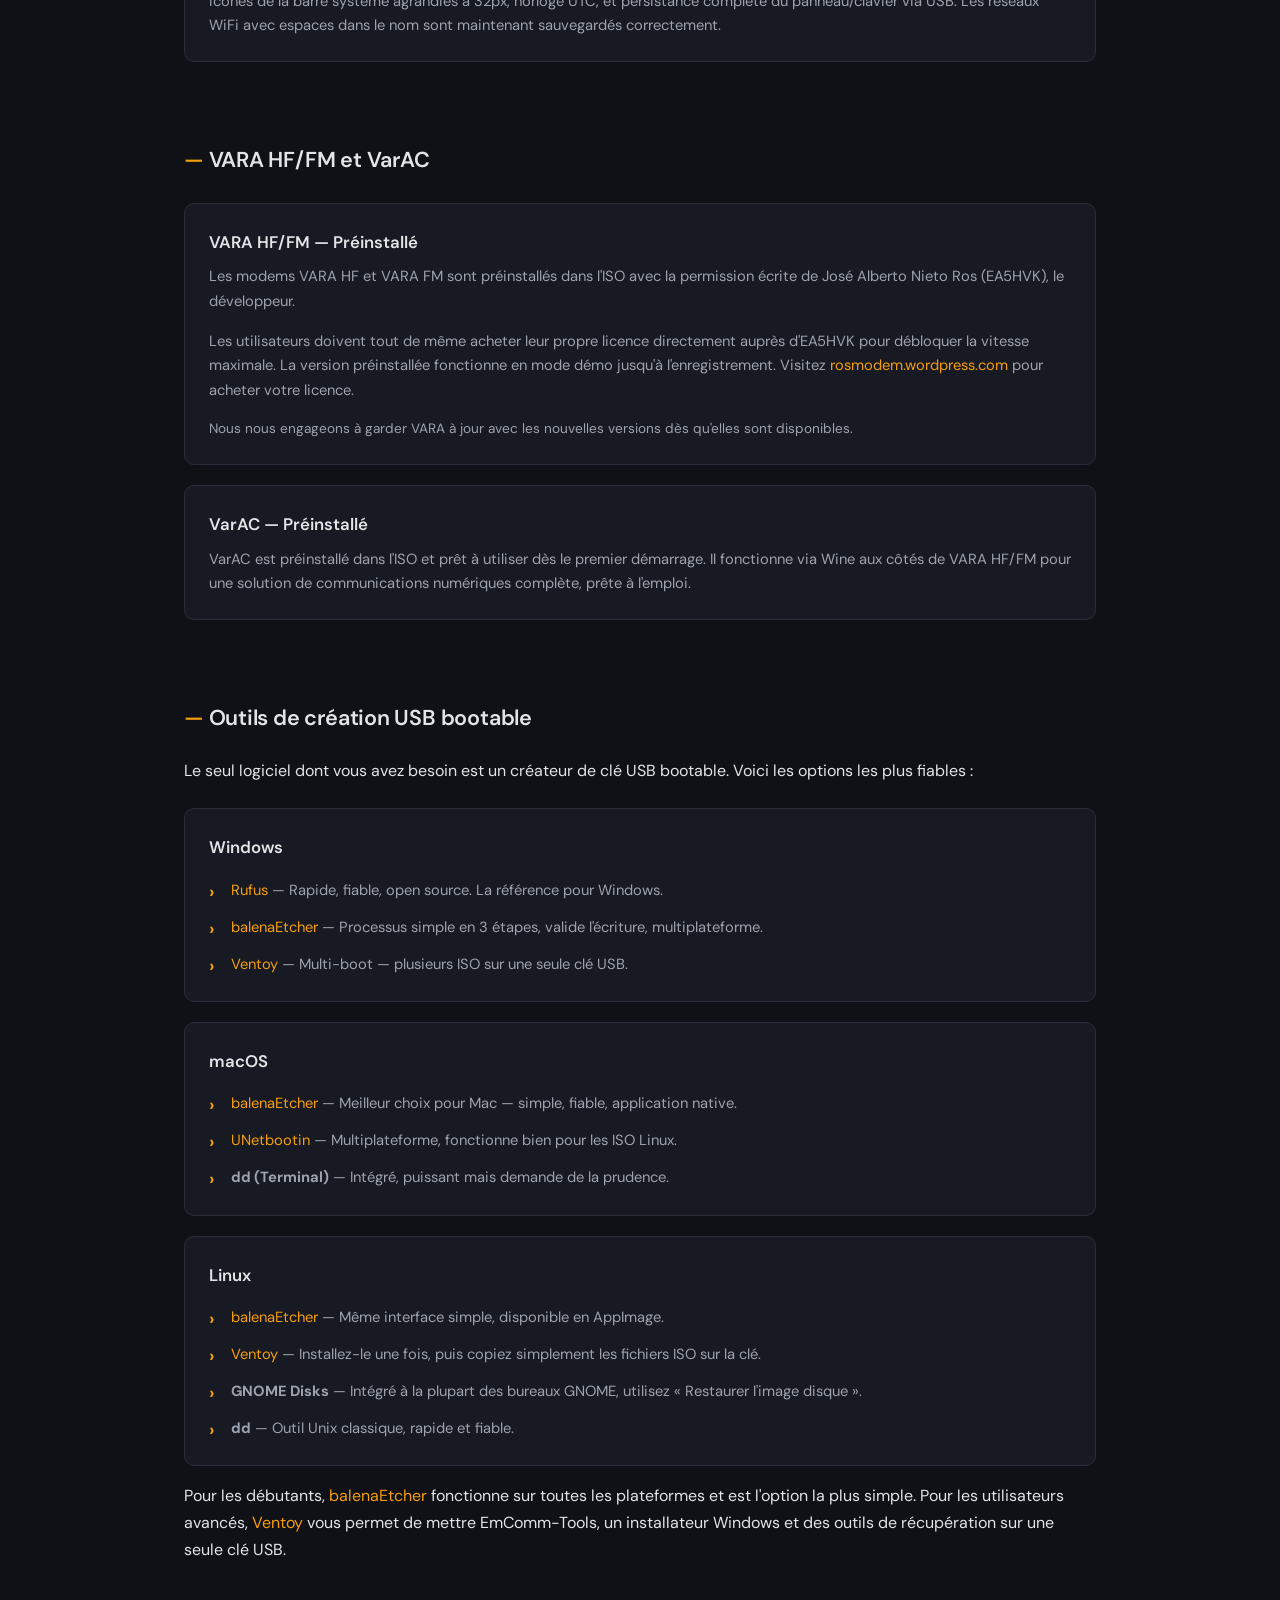
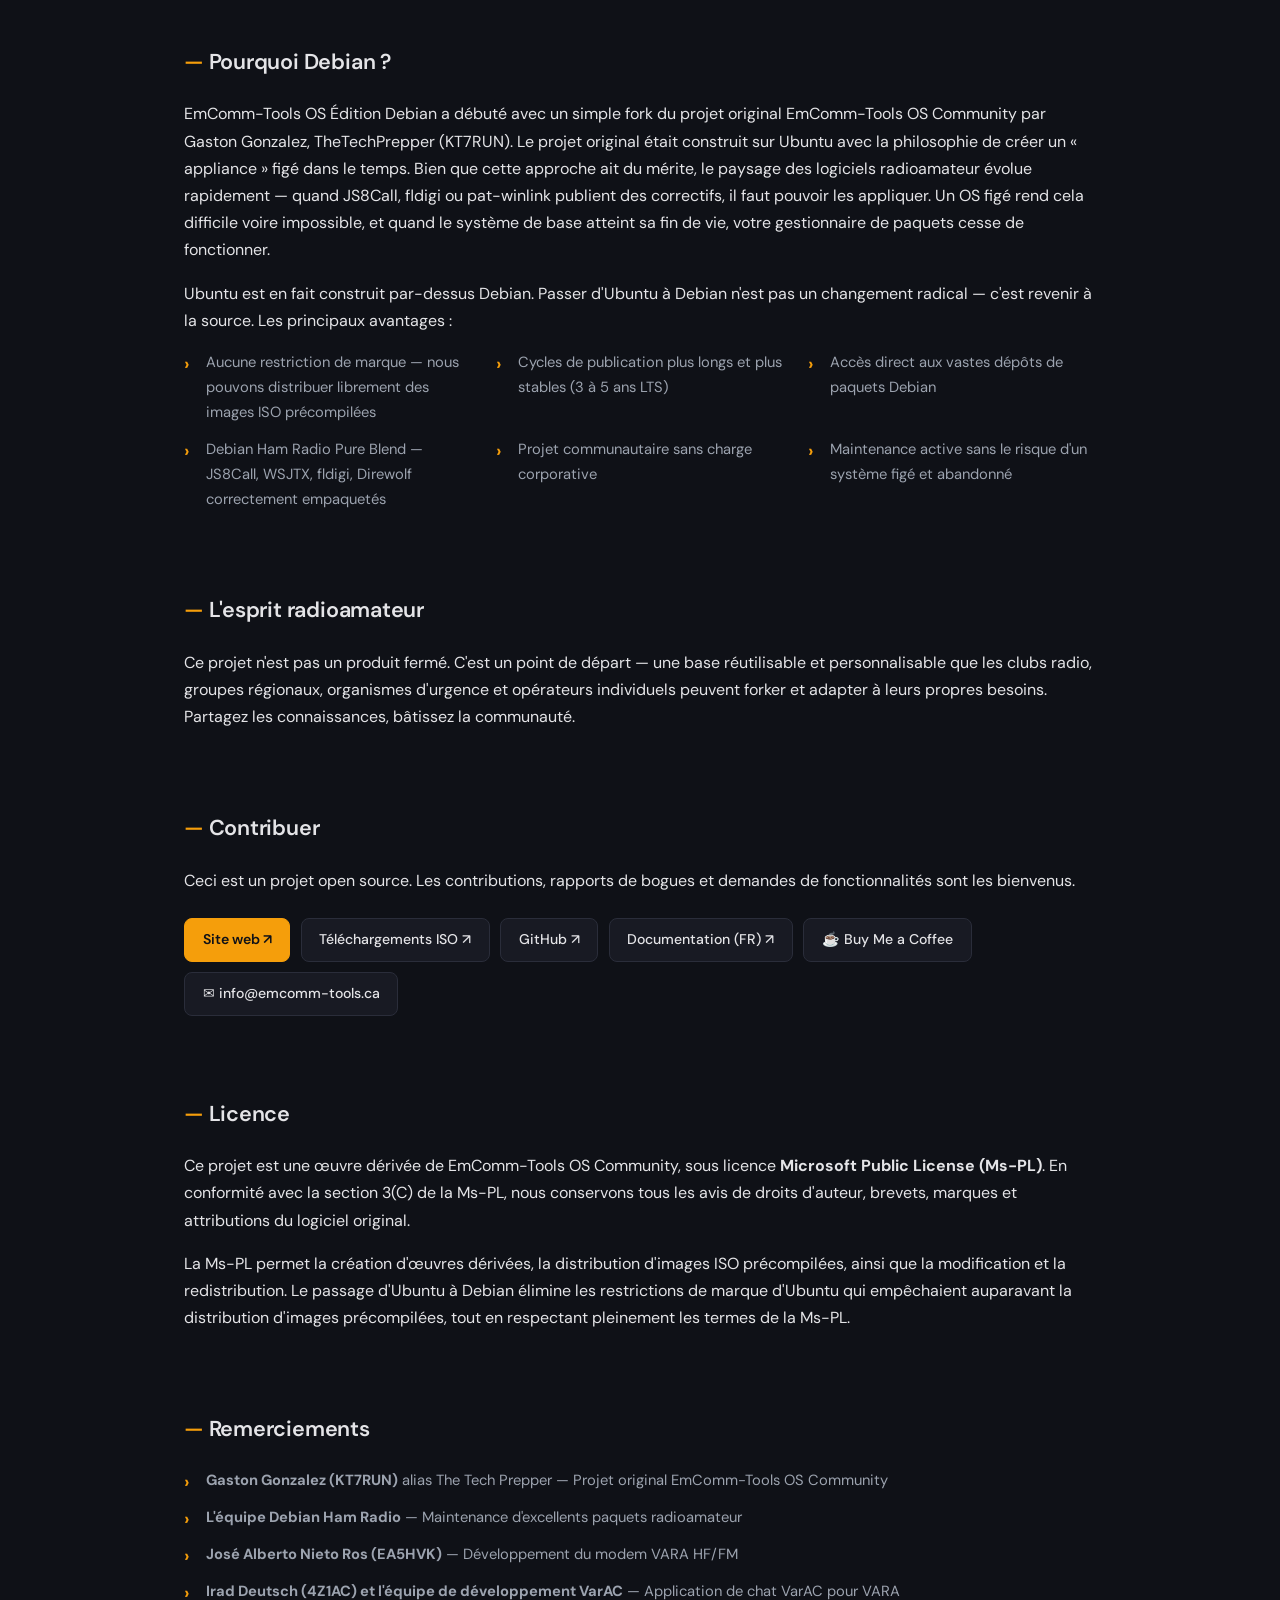
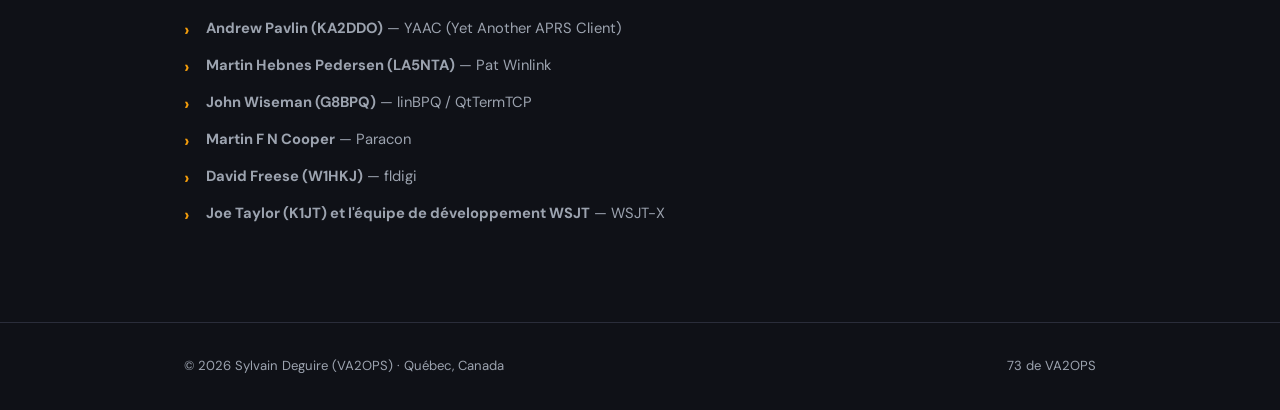
<file: fr/emcomm-tools.html>
<!DOCTYPE html>
<html lang="fr">
<head>
  <meta charset="UTF-8">
  <meta name="viewport" content="width=device-width, initial-scale=1.0">
  <title>EmComm-Tools OS — VA2OPS</title>
  <meta name="description" content="EmComm-Tools OS Édition Debian — Distribution Linux bilingue pour les communications d'urgence radioamateur.">
  <link rel="stylesheet" href="../style.css">
</head>
<body>

  <nav class="topnav">
    <div class="topnav-inner">
      <a href="index.html" class="topnav-brand"><span>VA2OPS</span></a>
      <button class="nav-toggle" onclick="document.querySelector('.topnav-links').classList.toggle('open')" aria-label="Menu">&#9776;</button>
      <div class="topnav-links">
        <a href="index.html">À propos</a>
        <a href="emcomm-tools.html" class="active">EmComm-Tools</a>
        <a href="bluemap.html">BlueMap APRS</a>
        <a href="bbs-server.html">Serveur BBS</a>
        <a href="services.html">Services</a>
        <a href="../emcomm-tools.html" style="color: var(--accent);">EN</a>
      </div>
    </div>
  </nav>

  <header class="hero">
    <span class="hero-label">Linux &middot; Debian &middot; Communications d'urgence</span>
    <h1>EmComm-Tools OS</h1>
    <p class="muted" style="font-size: 1.35rem; font-style: italic; margin-top: -0.5rem; margin-bottom: 1.5rem;">Explorer. Connecter. Répondre.</p>
    <div class="sf-root" data-id="3944784" data-badge="oss-rising-star-black" data-metadata="achievement=oss-rising-star" style="width:125px"><a href="https://sourceforge.net/projects/emcomm-tools/" target="_blank">emcomm-tools</a></div>
    <script>(function () {var sc=document.createElement('script');sc.async=true;sc.src='https://b.sf-syn.com/badge_js?sf_id=3944784';var p=document.getElementsByTagName('script')[0];p.parentNode.insertBefore(sc, p);})();</script>
    <p>Une distribution Linux bilingue (français/anglais) basée sur Debian, conçue spécifiquement pour les communications d'urgence radioamateur. Démarrez depuis une clé USB, branchez votre radio, et vous êtes en ondes &mdash; avec JS8Call, Pat-Winlink, VARA, VarAC, fldigi, et YAAC avec plugin SAR prêts à l'emploi.</p>
  </header>

  <section class="section">
    <h2>Description</h2>
    <p>EmComm-Tools OS Édition Debian est un système d'exploitation Linux prêt à déployer qui inclut tout ce dont un radioamateur a besoin pour les communications d'urgence numériques. Démarrez depuis une clé USB et vous êtes opérationnel.</p>
    <p>Cette édition est construite sur Debian plutôt qu'Ubuntu, offrant des cycles de support plus longs, aucune restriction de marque sur la redistribution des ISO, et un support bilingue.</p>

    <img src="../va2ops-emcomm-tools.png" alt="Bureau EmComm-Tools OS Édition Debian avec panneau de lancement" style="margin-top: 1.5rem; border-radius: var(--radius); border: 1px solid var(--border);">
  </section>

  <section class="section">
    <h2>Fonctionnalités</h2>
    <ul class="features">
      <li>Interface bilingue &mdash; français et anglais avec sélection de la langue au premier démarrage</li>
      <li>Logiciels de modes numériques préinstallés : JS8Call, WSJTX, fldigi, Direwolf</li>
      <li>Client Winlink (pat) avec VARA HF/FM préinstallé avec la permission du développeur</li>
      <li>Wine32 préconfiguré pour les applications radioamateur Windows</li>
      <li>Fonctionne hors ligne &mdash; tous les outils fonctionnent sans internet pour les scénarios SHTF</li>
      <li>Images ISO prêtes à démarrer &mdash; aucun processus de compilation requis</li>
      <li>Optimisé pour le déploiement terrain sur du matériel robuste (Panasonic Toughpads)</li>
      <li>Basé sur Debian Stable avec cycle de support LTS de 3 à 5 ans</li>
      <li>Base personnalisable pour les clubs, groupes régionaux et organismes d'urgence</li>
      <li>Journal de terrain POTA/SOTA <li>Journal de terrain POTA/SOTA &mdash; Journal intégré pour les activations Parks on the Air et Summits on the Air avec export ADIF</li>mdash; Journal intégré avec Voice Keyer, enregistreur audio, auto-QSY et export ADIF</li>
      <li>Plugin YAAC pour les opérations SAR &mdash; Les équipes terrain peuvent marquer les évidences et objets trouvés lors des recherches directement sur la carte YAAC.</li>
      <li>Outil de programmation radio Chirp pour gérer les mémoires radio</li>
      <li>Open source sous licence Ms-PL &mdash; forkez-le, adaptez-le à vos besoins</li>
    </ul>
  </section>

  <section class="section">
    <h2>Téléchargement ISO</h2>
    <p>L'ISO actuel (version <strong>2.2.0</strong>) fait environ <strong>4,7 Go</strong> et inclut tout ce dont vous avez besoin pour commencer. Les cartes ne sont pas incluses dans l'ISO afin de garder la taille du téléchargement raisonnable &mdash; au premier démarrage, le système vous proposera de télécharger et installer les tuiles cartographiques pour votre région.</p>
    <p>Pour les appareils avec un stockage interne limité (comme les Panasonic Toughpads), les cartes peuvent être hébergées sur un disque externe ou une clé USB plutôt que sur le disque interne.</p>
    <div class="links-row">
      <a href="https://sourceforge.net/projects/emcomm-tools/files/ISO/" target="_blank" rel="noopener" class="btn btn-primary">Télécharger l'ISO &#8599;</a>
    </div>
  </section>

  <section class="section">
    <h2>Nouveautés de la version 2.2.0/2.2.1</h2>

    <div class="cards" style="grid-template-columns: 1fr;">

      <div class="card">
        <h3>VARA HF/FM et QtTermTCP launcher (disponible avec 2.2.1)</h3>
        <p>Démarrage du modem Vara dans la section Autres et de QtTermTCP sous le menu principal HamRadio.</p>
      </div>

      <div class="card">
        <h3>et-logger v1.4 &mdash; Voice Keyer &amp; Enregistreur audio</h3>
        <p>Le journal de terrain POTA/SOTA inclut maintenant un <strong>Voice Keyer</strong> &mdash; enregistrez votre message CQ et rejouez-le en ondes avec PTT automatique. Mode r&eacute;p&eacute;tition avec d&eacute;lai configurable entre les appels. Plus un nouvel <strong>enregistreur audio</strong> pour capturer l'audio RX radio avec lecteur HTML5 int&eacute;gr&eacute;. Mises &agrave; jour de fr&eacute;quence et mode en temps r&eacute;el via Server-Sent Events.</p>
      </div>

      <div class="card">
        <h3>Auto-configuration PTT VARA FM</h3>
        <p>Les param&egrave;tres PTT de VARA FM sont maintenant enti&egrave;rement configur&eacute;s depuis le profil radio &mdash; plus de configuration manuelle dans VARA FM. Mod&egrave;le de radio, CATPort et d&eacute;bit sont &eacute;crits automatiquement dans VARAFM.ini. 8 radios pr&eacute;configur&eacute;es incluant FT-857D, FT-897D, FT-818ND, FT-991A, IC-705, IC-7100 et IC-9700.</p>
      </div>

      <div class="card">
        <h3>Syst&egrave;me audio ALSA pur</h3>
        <p>Suppression de PulseAudio et PipeWire pour un acc&egrave;s mat&eacute;riel ALSA direct. Tous les modes num&eacute;riques, Wine/VARA et les outils audio communiquent directement avec la carte son &mdash; aucune couche interm&eacute;diaire. &Eacute;limine les probl&egrave;mes de verrouillage des p&eacute;riph&eacute;riques audio et am&eacute;liore la fiabilit&eacute;. Mixeur graphique (qasmixer) inclus.</p>
      </div>

      <div class="card">
        <h3>Am&eacute;liorations du bureau &amp; ergonomie</h3>
        <p>Clavier virtuel Onboard pour &eacute;crans tactiles, plugin panneau batterie et luminosit&eacute;, outil de programmation radio Chirp ajout&eacute;, ic&ocirc;nes de la barre syst&egrave;me agrandies &agrave; 32px, horloge UTC, et persistance compl&egrave;te du panneau/clavier via USB. Les r&eacute;seaux WiFi avec espaces dans le nom sont maintenant sauvegard&eacute;s correctement.</p>
      </div>

    </div>
  </section>

  <section class="section">
    <h2>VARA HF/FM et VarAC</h2>

    <div class="cards" style="grid-template-columns: 1fr;">

      <div class="card">
        <h3>VARA HF/FM &mdash; Préinstallé</h3>
        <p>Les modems VARA HF et VARA FM sont préinstallés dans l'ISO avec la permission écrite de José Alberto Nieto Ros (EA5HVK), le développeur.</p>
        <p class="mt-1">Les utilisateurs doivent tout de même acheter leur propre licence directement auprès d'EA5HVK pour débloquer la vitesse maximale. La version préinstallée fonctionne en mode démo jusqu'à l'enregistrement. Visitez <a href="https://rosmodem.wordpress.com" target="_blank" rel="noopener">rosmodem.wordpress.com</a> pour acheter votre licence.</p>
        <p class="mt-1 muted" style="font-size: 0.85rem;">Nous nous engageons à garder VARA à jour avec les nouvelles versions dès qu'elles sont disponibles.</p>
      </div>

      <div class="card">
        <h3>VarAC &mdash; Préinstallé</h3>
        <p>VarAC est préinstallé dans l'ISO et prêt à utiliser dès le premier démarrage. Il fonctionne via Wine aux côtés de VARA HF/FM pour une solution de communications numériques complète, prête à l'emploi.</p>
      </div>

    </div>
  </section>

  <section class="section">
    <h2>Outils de création USB bootable</h2>
    <p>Le seul logiciel dont vous avez besoin est un créateur de clé USB bootable. Voici les options les plus fiables :</p>

    <div class="cards" style="grid-template-columns: 1fr;">

      <div class="card">
        <h3>Windows</h3>
        <ul class="features" style="grid-template-columns: 1fr;">
          <li><a href="https://rufus.ie" target="_blank" rel="noopener">Rufus</a> &mdash; Rapide, fiable, open source. La référence pour Windows.</li>
          <li><a href="https://etcher.balena.io" target="_blank" rel="noopener">balenaEtcher</a> &mdash; Processus simple en 3 étapes, valide l'écriture, multiplateforme.</li>
          <li><a href="https://ventoy.net" target="_blank" rel="noopener">Ventoy</a> &mdash; Multi-boot &mdash; plusieurs ISO sur une seule clé USB.</li>
        </ul>
      </div>

      <div class="card">
        <h3>macOS</h3>
        <ul class="features" style="grid-template-columns: 1fr;">
          <li><a href="https://etcher.balena.io" target="_blank" rel="noopener">balenaEtcher</a> &mdash; Meilleur choix pour Mac &mdash; simple, fiable, application native.</li>
          <li><a href="https://unetbootin.github.io" target="_blank" rel="noopener">UNetbootin</a> &mdash; Multiplateforme, fonctionne bien pour les ISO Linux.</li>
          <li><strong>dd (Terminal)</strong> &mdash; Intégré, puissant mais demande de la prudence.</li>
        </ul>
      </div>

      <div class="card">
        <h3>Linux</h3>
        <ul class="features" style="grid-template-columns: 1fr;">
          <li><a href="https://etcher.balena.io" target="_blank" rel="noopener">balenaEtcher</a> &mdash; Même interface simple, disponible en AppImage.</li>
          <li><a href="https://ventoy.net" target="_blank" rel="noopener">Ventoy</a> &mdash; Installez-le une fois, puis copiez simplement les fichiers ISO sur la clé.</li>
          <li><strong>GNOME Disks</strong> &mdash; Intégré à la plupart des bureaux GNOME, utilisez « Restaurer l'image disque ».</li>
          <li><strong>dd</strong> &mdash; Outil Unix classique, rapide et fiable.</li>
        </ul>
      </div>

    </div>

    <p class="mt-2">Pour les débutants, <a href="https://etcher.balena.io" target="_blank" rel="noopener">balenaEtcher</a> fonctionne sur toutes les plateformes et est l'option la plus simple. Pour les utilisateurs avancés, <a href="https://ventoy.net" target="_blank" rel="noopener">Ventoy</a> vous permet de mettre EmComm-Tools, un installateur Windows et des outils de récupération sur une seule clé USB.</p>
  </section>

  <section class="section">
    <h2>Pourquoi Debian ?</h2>
    <p>EmComm-Tools OS Édition Debian a débuté avec un simple fork du projet original EmComm-Tools OS Community par Gaston Gonzalez, TheTechPrepper (KT7RUN). Le projet original était construit sur Ubuntu avec la philosophie de créer un « appliance » figé dans le temps. Bien que cette approche ait du mérite, le paysage des logiciels radioamateur évolue rapidement &mdash; quand JS8Call, fldigi ou pat-winlink publient des correctifs, il faut pouvoir les appliquer. Un OS figé rend cela difficile voire impossible, et quand le système de base atteint sa fin de vie, votre gestionnaire de paquets cesse de fonctionner.</p>
    <p>Ubuntu est en fait construit par-dessus Debian. Passer d'Ubuntu à Debian n'est pas un changement radical &mdash; c'est revenir à la source. Les principaux avantages :</p>
    <ul class="features">
      <li>Aucune restriction de marque &mdash; nous pouvons distribuer librement des images ISO précompilées</li>
      <li>Cycles de publication plus longs et plus stables (3 à 5 ans LTS)</li>
      <li>Accès direct aux vastes dépôts de paquets Debian</li>
      <li>Debian Ham Radio Pure Blend &mdash; JS8Call, WSJTX, fldigi, Direwolf correctement empaquetés</li>
      <li>Projet communautaire sans charge corporative</li>
      <li>Maintenance active sans le risque d'un système figé et abandonné</li>
    </ul>
  </section>

  <section class="section">
    <h2>L'esprit radioamateur</h2>
    <p>Ce projet n'est pas un produit fermé. C'est un point de départ &mdash; une base réutilisable et personnalisable que les clubs radio, groupes régionaux, organismes d'urgence et opérateurs individuels peuvent forker et adapter à leurs propres besoins. Partagez les connaissances, bâtissez la communauté.</p>
  </section>

  <section class="section">
    <h2>Contribuer</h2>
    <p>Ceci est un projet open source. Les contributions, rapports de bogues et demandes de fonctionnalités sont les bienvenus.</p>
    <div class="links-row">
      <a href="https://emcomm-tools.ca/" target="_blank" rel="noopener" class="btn btn-primary">Site web &#8599;</a>
      <a href="https://sourceforge.net/projects/emcomm-tools/files/ISO/" target="_blank" rel="noopener" class="btn">Téléchargements ISO &#8599;</a>
      <a href="https://github.com/emcomm-tools/debian/" target="_blank" rel="noopener" class="btn">GitHub &#8599;</a>
      <a href="https://emcomm-tools.ca/FUTURES_fr.html" target="_blank" rel="noopener" class="btn">Documentation (FR) &#8599;</a>
      <a href="https://buymeacoffee.com/emcommtools" target="_blank" rel="noopener" class="btn">&#9749; Buy Me a Coffee</a>
      <a href="mailto:info@emcomm-tools.ca" class="btn">&#9993; info@emcomm-tools.ca</a>
    </div>
  </section>

  <section class="section">
    <h2>Licence</h2>
    <p>Ce projet est une œuvre dérivée de EmComm-Tools OS Community, sous licence <strong>Microsoft Public License (Ms-PL)</strong>. En conformité avec la section 3(C) de la Ms-PL, nous conservons tous les avis de droits d'auteur, brevets, marques et attributions du logiciel original.</p>
    <p>La Ms-PL permet la création d'œuvres dérivées, la distribution d'images ISO précompilées, ainsi que la modification et la redistribution. Le passage d'Ubuntu à Debian élimine les restrictions de marque d'Ubuntu qui empêchaient auparavant la distribution d'images précompilées, tout en respectant pleinement les termes de la Ms-PL.</p>
  </section>

  <section class="section">
    <h2>Remerciements</h2>
    <ul class="features" style="grid-template-columns: 1fr;">
      <li><strong>Gaston Gonzalez (KT7RUN)</strong> alias The Tech Prepper &mdash; Projet original EmComm-Tools OS Community</li>
      <li><strong>L'équipe Debian Ham Radio</strong> &mdash; Maintenance d'excellents paquets radioamateur</li>
      <li><strong>José Alberto Nieto Ros (EA5HVK)</strong> &mdash; Développement du modem VARA HF/FM</li>
      <li><strong>Irad Deutsch (4Z1AC) et l'équipe de développement VarAC</strong> &mdash; Application de chat VarAC pour VARA</li>
      <li><strong>Andrew Pavlin (KA2DDO)</strong> &mdash; YAAC (Yet Another APRS Client)</li>
      <li><strong>Martin Hebnes Pedersen (LA5NTA)</strong> &mdash; Pat Winlink</li>
      <li><strong>John Wiseman (G8BPQ)</strong> &mdash; linBPQ / QtTermTCP</li>
      <li><strong>Martin F N Cooper</strong> &mdash; Paracon</li>
      <li><strong>David Freese (W1HKJ)</strong> &mdash; fldigi</li>
      <li><strong>Joe Taylor (K1JT) et l'équipe de développement WSJT</strong> &mdash; WSJT-X</li>
    </ul>
  </section>

  <footer class="footer">
    <div class="footer-inner">
      <span>&copy; 2026 Sylvain Deguire (VA2OPS) &middot; Québec, Canada</span>
      <span>73 de VA2OPS</span>
    </div>
  </footer>

</body>
</html>
</file>
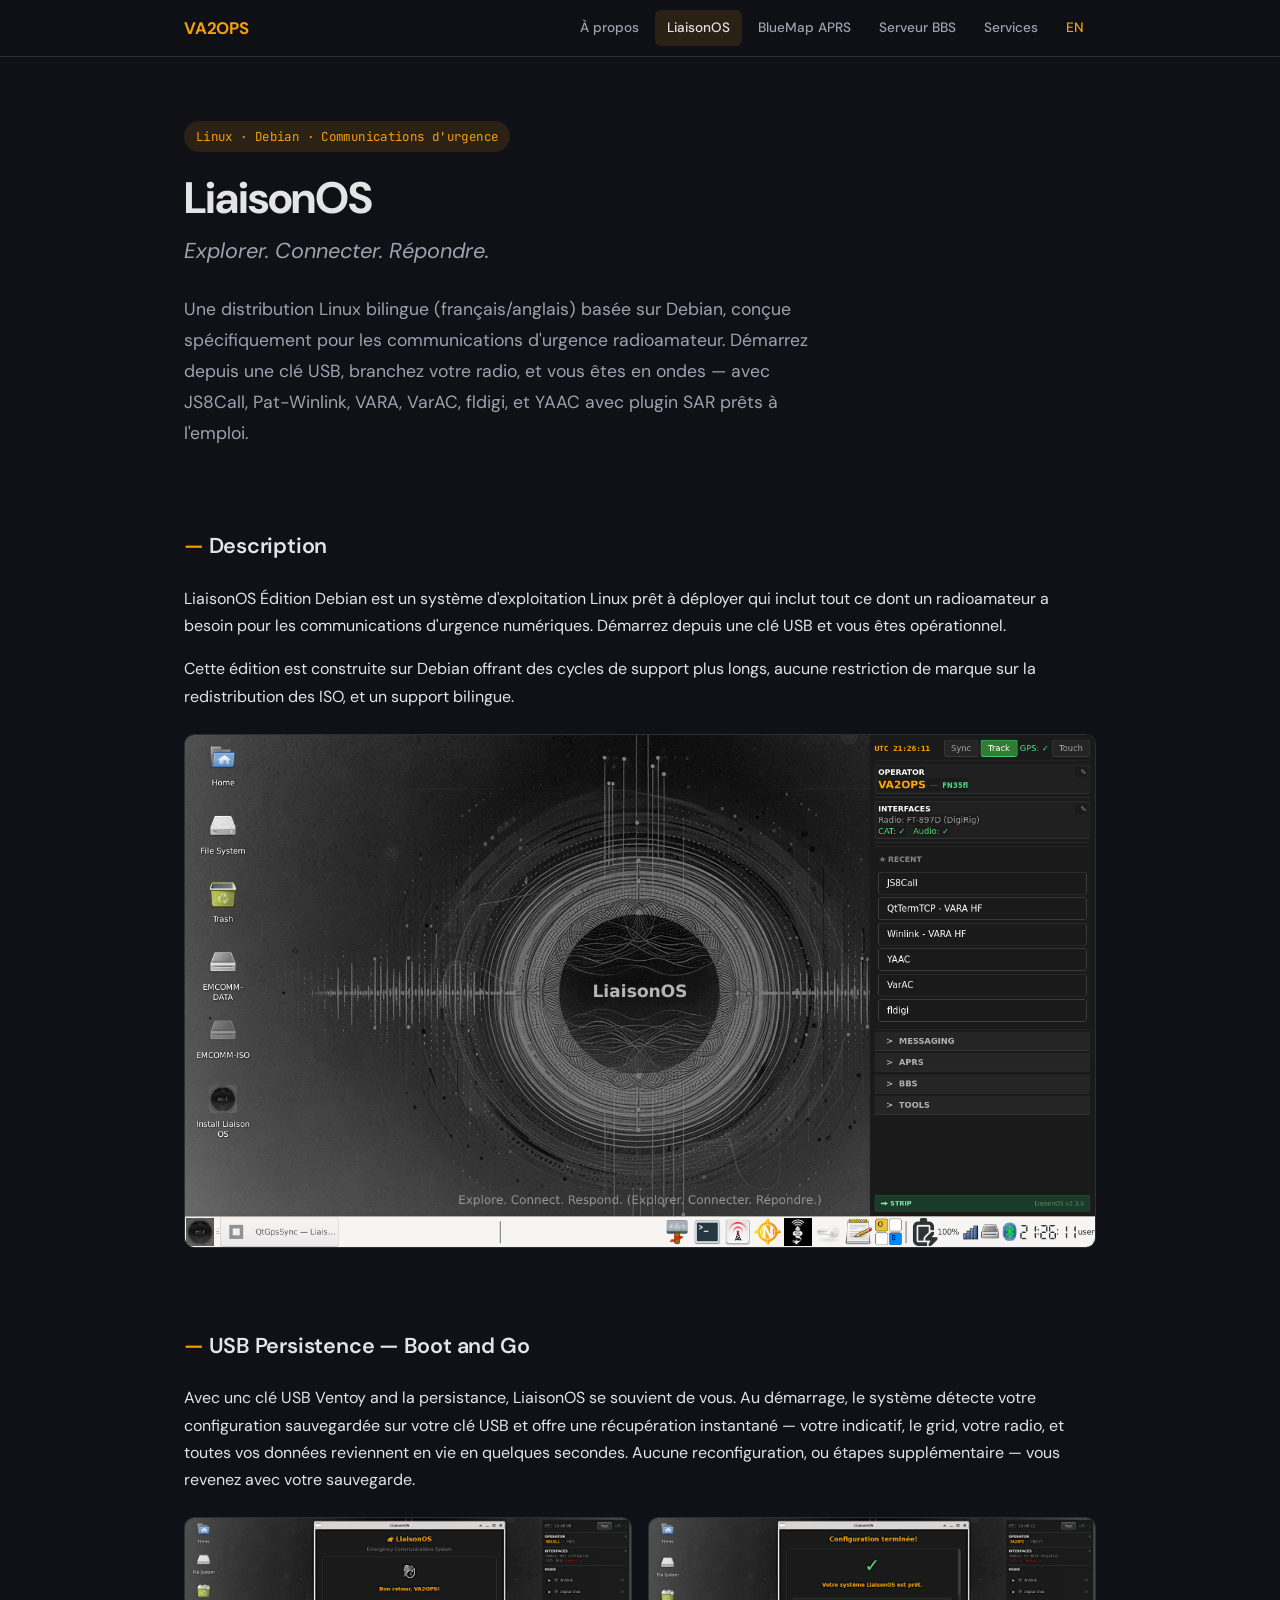
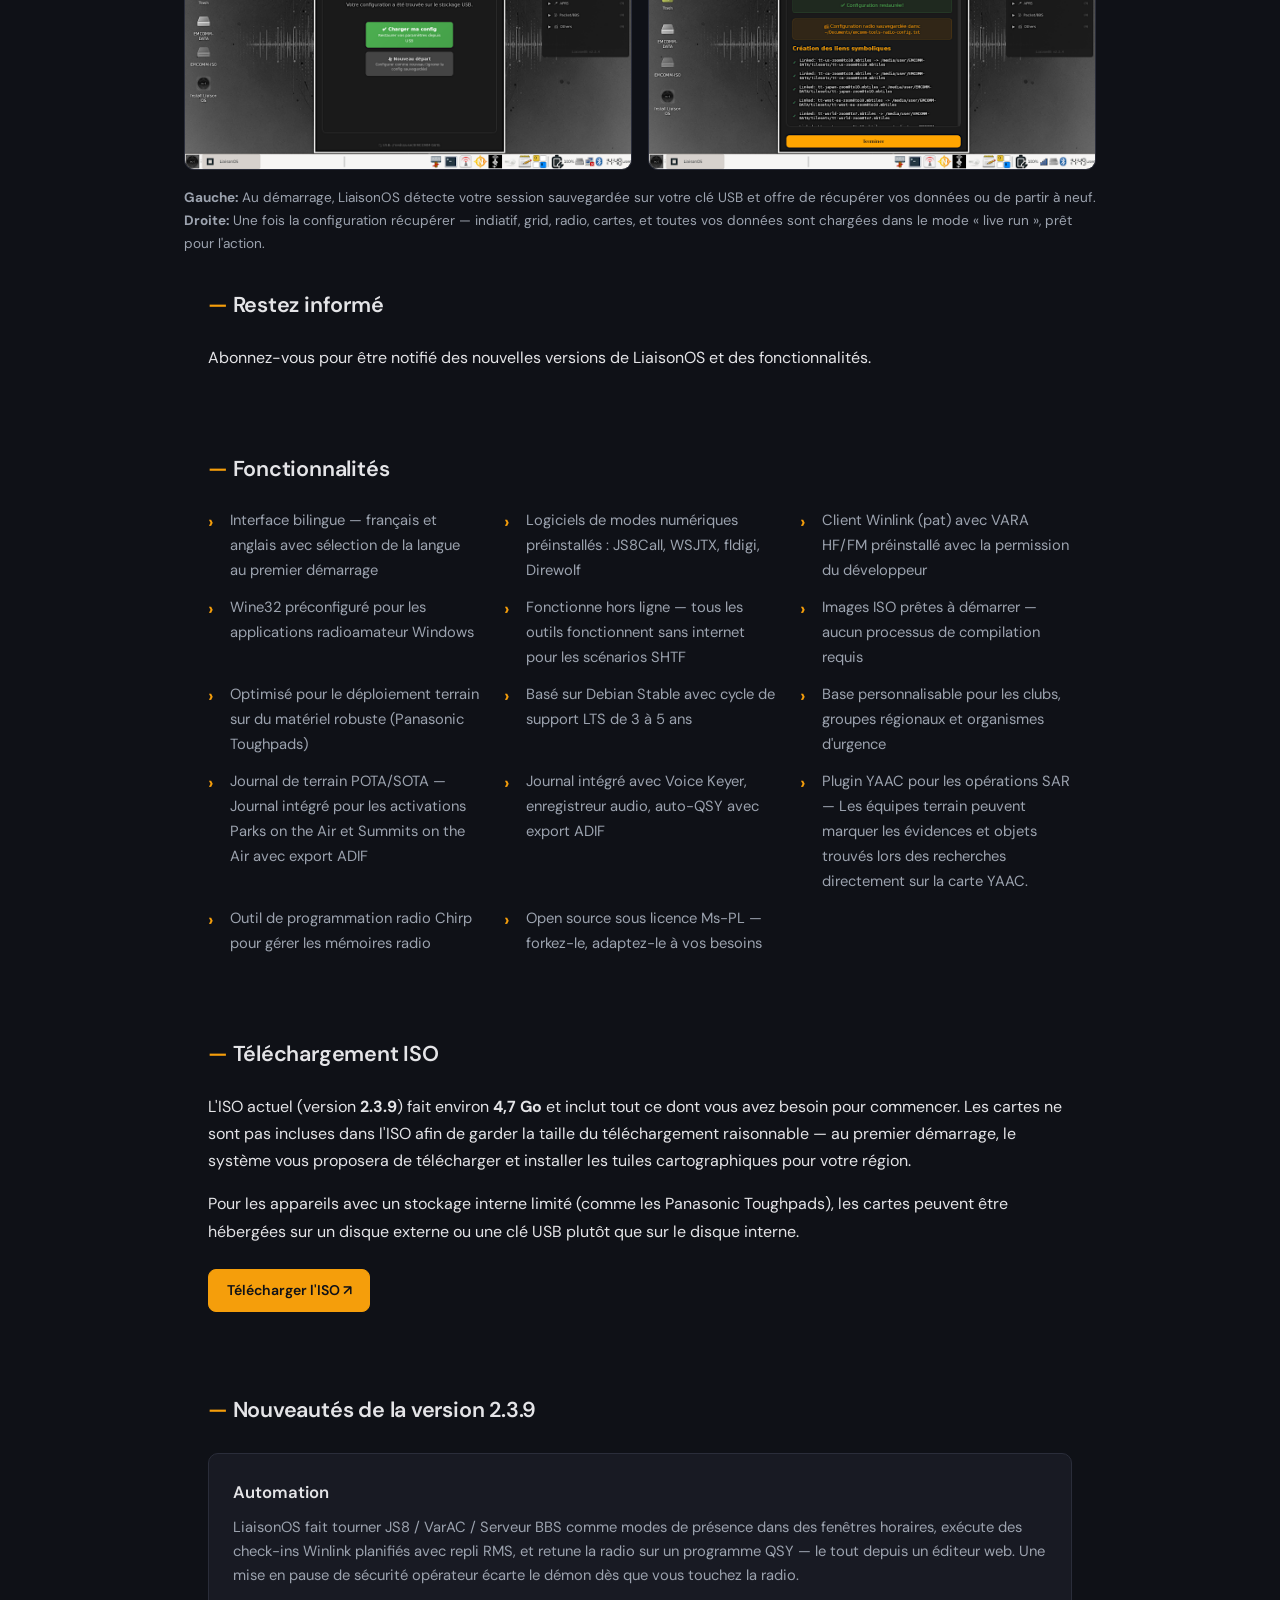
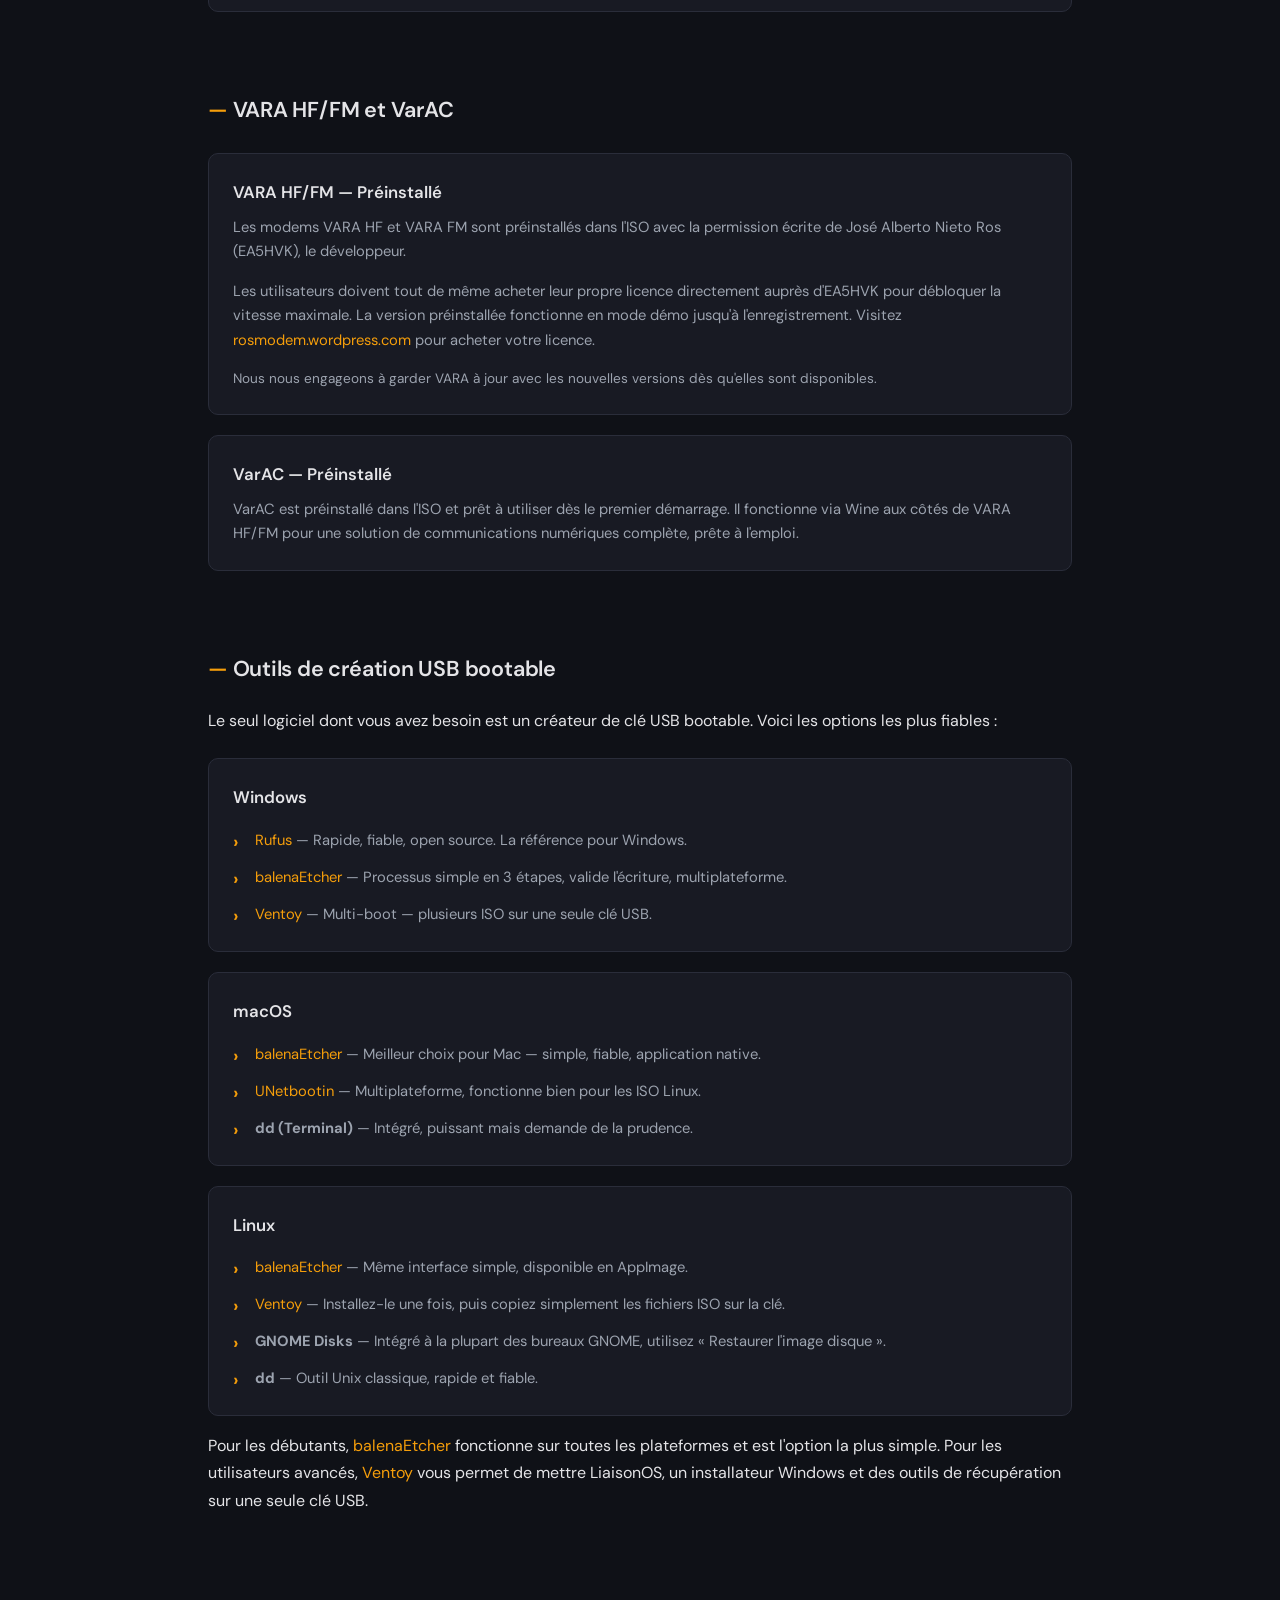
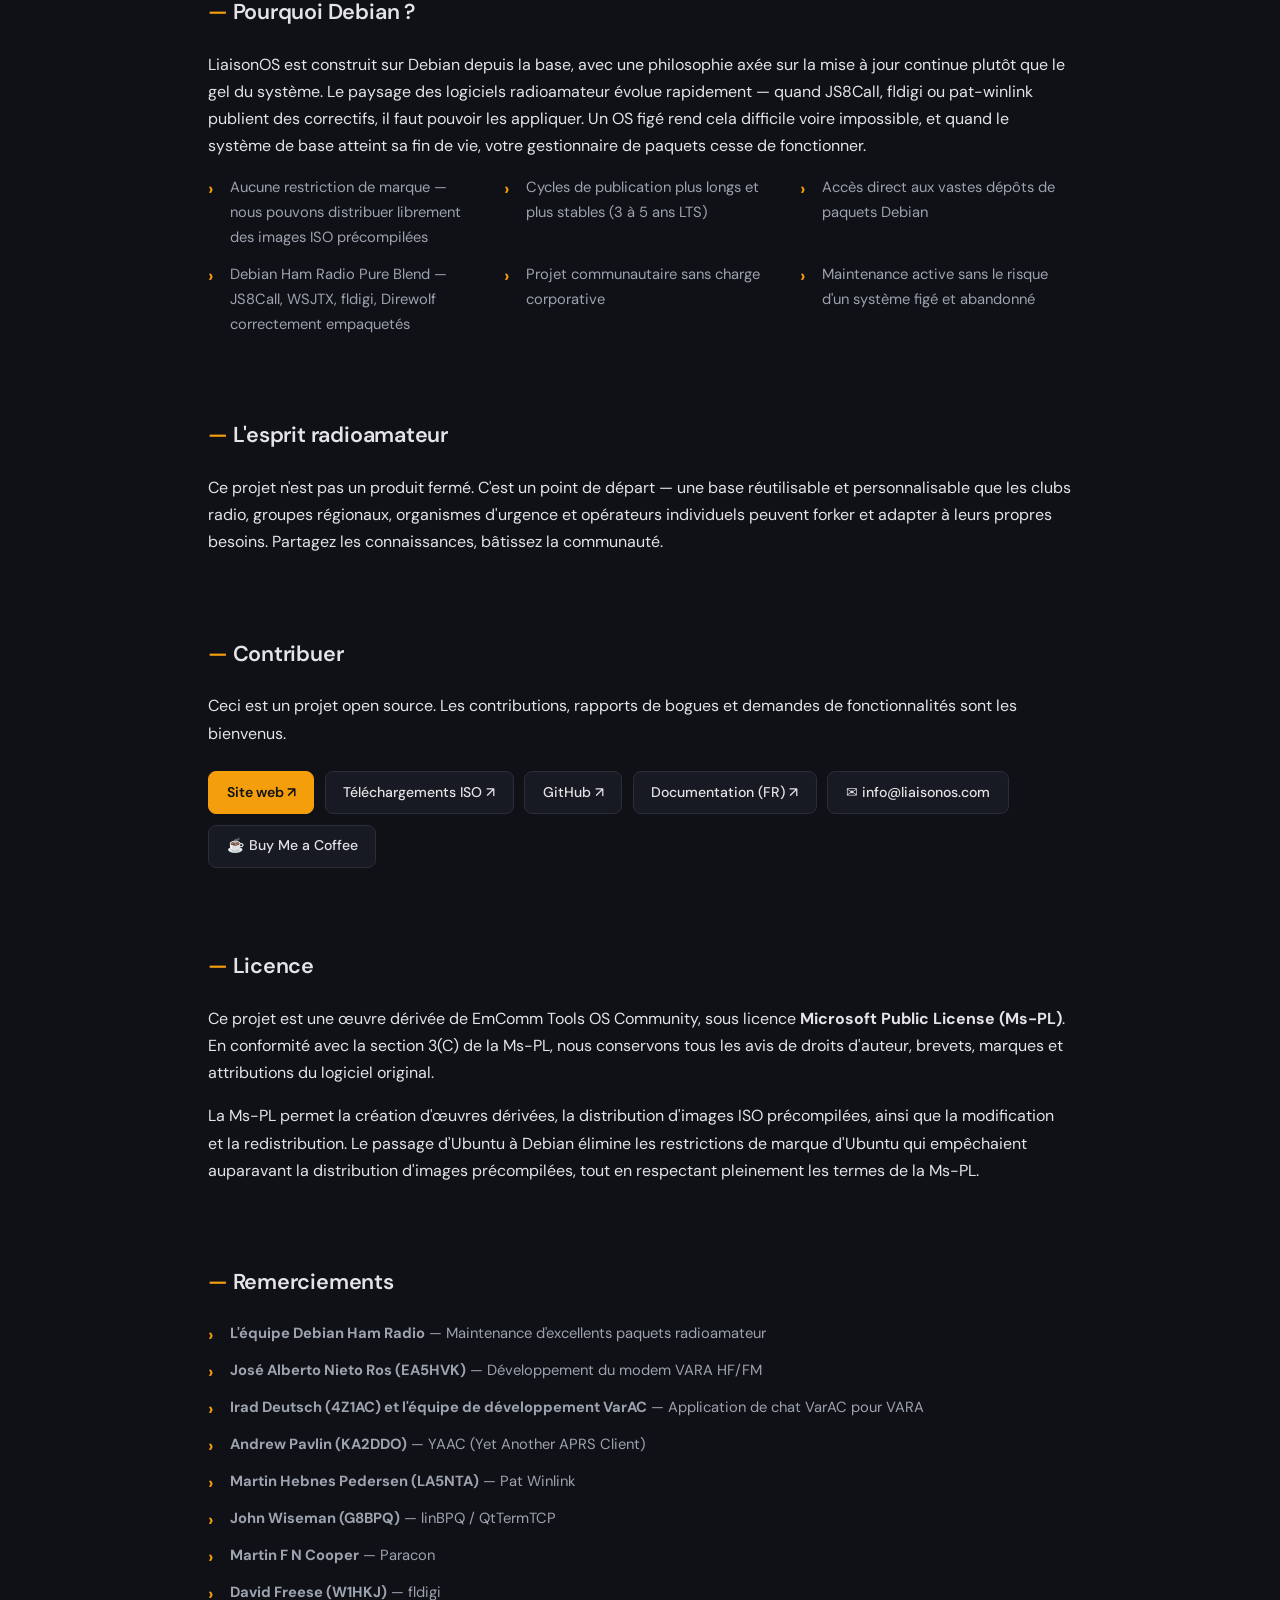
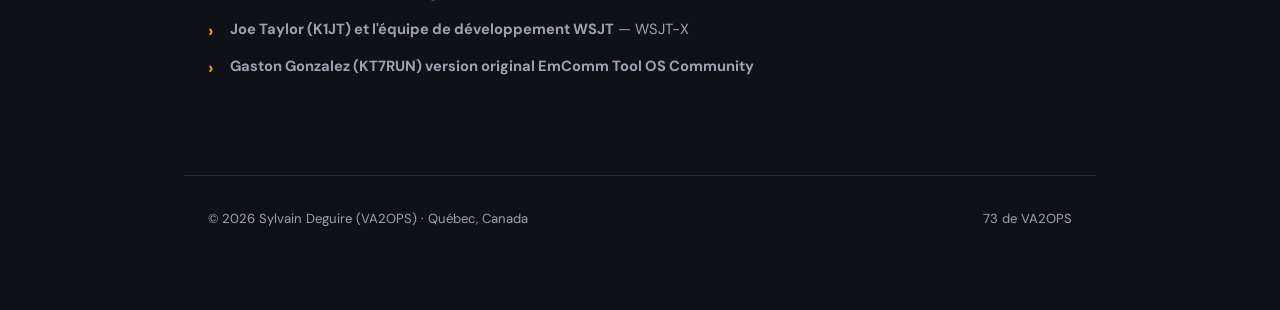
<file: fr/liaisonos.html>
<!DOCTYPE html>
<html lang="fr">
<head>
  <meta charset="UTF-8">
  <meta name="viewport" content="width=device-width, initial-scale=1.0">
  <title>LiaisonOS — VA2OPS</title>
  <meta name="description" content="LiaisonOS Édition Debian — Distribution Linux bilingue pour les communications d'urgence radioamateur.">
  <link rel="stylesheet" href="../style.css">
</head>
<body>

  <nav class="topnav">
    <div class="topnav-inner">
      <a href="index.html" class="topnav-brand"><span>VA2OPS</span></a>
      <button class="nav-toggle" onclick="document.querySelector('.topnav-links').classList.toggle('open')" aria-label="Menu">&#9776;</button>
      <div class="topnav-links">
        <a href="index.html">À propos</a>
        <a href="liaisonos.html" class="active">LiaisonOS</a>
        <a href="bluemap.html">BlueMap APRS</a>
        <a href="bbs-server.html">Serveur BBS</a>
        <a href="services.html">Services</a>
        <a href="../liaisonos.html" style="color: var(--accent);">EN</a>
      </div>
    </div>
  </nav>

  <header class="hero">
    <span class="hero-label">Linux &middot; Debian &middot; Communications d'urgence</span>
    <h1>LiaisonOS</h1>
    <p class="muted" style="font-size: 1.35rem; font-style: italic; margin-top: -0.5rem; margin-bottom: 1.5rem;">Explorer. Connecter. Répondre.</p>
    <p>Une distribution Linux bilingue (français/anglais) basée sur Debian, conçue spécifiquement pour les communications d'urgence radioamateur. Démarrez depuis une clé USB, branchez votre radio, et vous êtes en ondes &mdash; avec JS8Call, Pat-Winlink, VARA, VarAC, fldigi, et YAAC avec plugin SAR prêts à l'emploi.</p>
  </header>

  <section class="section">
    <h2>Description</h2>
    <p>LiaisonOS Édition Debian est un système d'exploitation Linux prêt à déployer qui inclut tout ce dont un radioamateur a besoin pour les communications d'urgence numériques. Démarrez depuis une clé USB et vous êtes opérationnel.</p>
    <p>Cette édition est construite sur Debian offrant des cycles de support plus longs, aucune restriction de marque sur la redistribution des ISO, et un support bilingue.</p>

    <img src="../va2ops-liaisonos.png" alt="Bureau LiaisonOS Édition Debian avec panneau de lancement" style="margin-top: 1.5rem; border-radius: var(--radius); border: 1px solid var(--border);">
  </section>

  <section class="section">
    <h2>USB Persistence — Boot and Go</h2>
    <p>Avec unc clé USB Ventoy and la persistance, LiaisonOS se souvient de vous. 
	Au démarrage, le système détecte votre configuration sauvegardée sur votre clé USB et offre une récupération instantané &mdash; votre indicatif, le grid, votre radio, 
	et toutes vos données reviennent en vie en quelques secondes. Aucune reconfiguration, ou étapes supplémentaire &mdash; vous revenez avec votre sauvegarde.</p>
    <div style="display: flex; gap: 1rem; margin-top: 1.5rem; flex-wrap: wrap;">
      <a href="bienvenue-desktop-liaisonos.png" target="_blank" rel="noopener" style="flex: 1; min-width: 280px;">
        <img src="bienvenue-desktop-liaisonos.png" alt="LiaisonOS Welcome Back screen — restore configuration from USB" style="width: 100%; border-radius: var(--radius); border: 1px solid var(--border);">
      </a>
      <a href="recuperation-desktop-liaisonos.png" target="_blank" rel="noopener" style="flex: 1; min-width: 280px;">
        <img src="recuperation-desktop-liaisonos.png" alt="LiaisonOS Setup Complete — configuration restored and ready" style="width: 100%; border-radius: var(--radius); border: 1px solid var(--border);">
      </a>
    </div>
    <p class="mt-2 muted" style="font-size: 0.85rem;"><strong>Gauche:</strong> Au démarrage, LiaisonOS détecte votre session sauvegardée sur votre clé USB 
	et offre de récupérer vos données ou de partir à neuf. 
	<strong>Droite:</strong> Une fois la configuration récupérer &mdash; indiatif, grid, radio, cartes, et toutes vos données sont chargées dans le mode « live run », prêt pour l'action.</p>


  <section class="section">
    <h2>Restez informé</h2>
    <p>Abonnez-vous pour être notifié des nouvelles versions de LiaisonOS et des fonctionnalités.</p>
    <script async src="https://subscribe-forms.beehiiv.com/v3/loader.js" data-beehiiv-form="4917edeb-b1c7-4c60-9643-e4972161bf71"></script>
  </section>

  <section class="section">
    <h2>Fonctionnalités</h2>
    <ul class="features">
      <li>Interface bilingue &mdash; français et anglais avec sélection de la langue au premier démarrage</li>
      <li>Logiciels de modes numériques préinstallés : JS8Call, WSJTX, fldigi, Direwolf</li>
      <li>Client Winlink (pat) avec VARA HF/FM préinstallé avec la permission du développeur</li>
      <li>Wine32 préconfiguré pour les applications radioamateur Windows</li>
      <li>Fonctionne hors ligne &mdash; tous les outils fonctionnent sans internet pour les scénarios SHTF</li>
      <li>Images ISO prêtes à démarrer &mdash; aucun processus de compilation requis</li>
      <li>Optimisé pour le déploiement terrain sur du matériel robuste (Panasonic Toughpads)</li>
      <li>Basé sur Debian Stable avec cycle de support LTS de 3 à 5 ans</li>
      <li>Base personnalisable pour les clubs, groupes régionaux et organismes d'urgence</li>
      <li>Journal de terrain POTA/SOTA &mdash; Journal intégré pour les activations Parks on the Air et Summits on the Air avec export ADIF</li>
      <li>Journal intégré avec Voice Keyer, enregistreur audio, auto-QSY avec export ADIF</li>
      <li>Plugin YAAC pour les opérations SAR &mdash; Les équipes terrain peuvent marquer les évidences et objets trouvés lors des recherches directement sur la carte YAAC.</li>
      <li>Outil de programmation radio Chirp pour gérer les mémoires radio</li>
      <li>Open source sous licence Ms-PL &mdash; forkez-le, adaptez-le à vos besoins</li>
    </ul>
  </section>

  <section class="section">
    <h2>Téléchargement ISO</h2>
    <p>L'ISO actuel (version <strong>2.3.9</strong>) fait environ <strong>4,7 Go</strong> et inclut tout ce dont vous avez besoin pour commencer. Les cartes ne sont pas incluses dans l'ISO afin de garder la taille du téléchargement raisonnable &mdash; au premier démarrage, le système vous proposera de télécharger et installer les tuiles cartographiques pour votre région.</p>
    <p>Pour les appareils avec un stockage interne limité (comme les Panasonic Toughpads), les cartes peuvent être hébergées sur un disque externe ou une clé USB plutôt que sur le disque interne.</p>
    <div class="links-row">
      <a href="https://liaisonos.com/download_fr" target="_blank" rel="noopener" class="btn btn-primary">Télécharger l'ISO &#8599;</a>
    </div>
  </section>

  <section class="section">
    <h2>Nouveautés de la version 2.3.9</h2>

    <div class="cards" style="grid-template-columns: 1fr;">

      <div class="card">
        <h3>Automation </h3>
        <p>LiaisonOS fait tourner JS8 / VarAC / Serveur BBS comme modes de présence dans des fenêtres horaires, exécute des check-ins Winlink planifiés avec repli RMS, et retune la radio sur un programme QSY — le tout depuis un éditeur web. Une mise en pause de sécurité opérateur écarte le démon dès que vous touchez la radio.</p>
      </div>

    </div>
  </section>

  <section class="section">
    <h2>VARA HF/FM et VarAC</h2>

    <div class="cards" style="grid-template-columns: 1fr;">

      <div class="card">
        <h3>VARA HF/FM &mdash; Préinstallé</h3>
        <p>Les modems VARA HF et VARA FM sont préinstallés dans l'ISO avec la permission écrite de José Alberto Nieto Ros (EA5HVK), le développeur.</p>
        <p class="mt-1">Les utilisateurs doivent tout de même acheter leur propre licence directement auprès d'EA5HVK pour débloquer la vitesse maximale. La version préinstallée fonctionne en mode démo jusqu'à l'enregistrement. Visitez <a href="https://rosmodem.wordpress.com" target="_blank" rel="noopener">rosmodem.wordpress.com</a> pour acheter votre licence.</p>
        <p class="mt-1 muted" style="font-size: 0.85rem;">Nous nous engageons à garder VARA à jour avec les nouvelles versions dès qu'elles sont disponibles.</p>
      </div>

      <div class="card">
        <h3>VarAC &mdash; Préinstallé</h3>
        <p>VarAC est préinstallé dans l'ISO et prêt à utiliser dès le premier démarrage. Il fonctionne via Wine aux côtés de VARA HF/FM pour une solution de communications numériques complète, prête à l'emploi.</p>
      </div>

    </div>
  </section>

  <section class="section">
    <h2>Outils de création USB bootable</h2>
    <p>Le seul logiciel dont vous avez besoin est un créateur de clé USB bootable. Voici les options les plus fiables :</p>

    <div class="cards" style="grid-template-columns: 1fr;">

      <div class="card">
        <h3>Windows</h3>
        <ul class="features" style="grid-template-columns: 1fr;">
          <li><a href="https://rufus.ie" target="_blank" rel="noopener">Rufus</a> &mdash; Rapide, fiable, open source. La référence pour Windows.</li>
          <li><a href="https://etcher.balena.io" target="_blank" rel="noopener">balenaEtcher</a> &mdash; Processus simple en 3 étapes, valide l'écriture, multiplateforme.</li>
          <li><a href="https://ventoy.net" target="_blank" rel="noopener">Ventoy</a> &mdash; Multi-boot &mdash; plusieurs ISO sur une seule clé USB.</li>
        </ul>
      </div>

      <div class="card">
        <h3>macOS</h3>
        <ul class="features" style="grid-template-columns: 1fr;">
          <li><a href="https://etcher.balena.io" target="_blank" rel="noopener">balenaEtcher</a> &mdash; Meilleur choix pour Mac &mdash; simple, fiable, application native.</li>
          <li><a href="https://unetbootin.github.io" target="_blank" rel="noopener">UNetbootin</a> &mdash; Multiplateforme, fonctionne bien pour les ISO Linux.</li>
          <li><strong>dd (Terminal)</strong> &mdash; Intégré, puissant mais demande de la prudence.</li>
        </ul>
      </div>

      <div class="card">
        <h3>Linux</h3>
        <ul class="features" style="grid-template-columns: 1fr;">
          <li><a href="https://etcher.balena.io" target="_blank" rel="noopener">balenaEtcher</a> &mdash; Même interface simple, disponible en AppImage.</li>
          <li><a href="https://ventoy.net" target="_blank" rel="noopener">Ventoy</a> &mdash; Installez-le une fois, puis copiez simplement les fichiers ISO sur la clé.</li>
          <li><strong>GNOME Disks</strong> &mdash; Intégré à la plupart des bureaux GNOME, utilisez « Restaurer l'image disque ».</li>
          <li><strong>dd</strong> &mdash; Outil Unix classique, rapide et fiable.</li>
        </ul>
      </div>

    </div>

    <p class="mt-2">Pour les débutants, <a href="https://etcher.balena.io" target="_blank" rel="noopener">balenaEtcher</a> fonctionne sur toutes les plateformes et est l'option la plus simple. Pour les utilisateurs avancés, <a href="https://ventoy.net" target="_blank" rel="noopener">Ventoy</a> vous permet de mettre LiaisonOS, un installateur Windows et des outils de récupération sur une seule clé USB.</p>
  </section>

  <section class="section">
    <h2>Pourquoi Debian ?</h2>
    <p>LiaisonOS est construit sur Debian depuis la base, avec une philosophie axée sur la mise à jour continue plutôt que le gel du système. Le paysage des logiciels radioamateur évolue rapidement &mdash; quand JS8Call, fldigi ou pat-winlink publient des correctifs, il faut pouvoir les appliquer. Un OS figé rend cela difficile voire impossible, et quand le système de base atteint sa fin de vie, votre gestionnaire de paquets cesse de fonctionner.</p>
    <ul class="features">
      <li>Aucune restriction de marque &mdash; nous pouvons distribuer librement des images ISO précompilées</li>
      <li>Cycles de publication plus longs et plus stables (3 à 5 ans LTS)</li>
      <li>Accès direct aux vastes dépôts de paquets Debian</li>
      <li>Debian Ham Radio Pure Blend &mdash; JS8Call, WSJTX, fldigi, Direwolf correctement empaquetés</li>
      <li>Projet communautaire sans charge corporative</li>
      <li>Maintenance active sans le risque d'un système figé et abandonné</li>
    </ul>
  </section>

  <section class="section">
    <h2>L'esprit radioamateur</h2>
    <p>Ce projet n'est pas un produit fermé. C'est un point de départ &mdash; une base réutilisable et personnalisable que les clubs radio, groupes régionaux, organismes d'urgence et opérateurs individuels peuvent forker et adapter à leurs propres besoins. Partagez les connaissances, bâtissez la communauté.</p>
  </section>

  <section class="section">
    <h2>Contribuer</h2>
    <p>Ceci est un projet open source. Les contributions, rapports de bogues et demandes de fonctionnalités sont les bienvenus.</p>
    <div class="links-row">
      <a href="https://liaisonos.com/" target="_blank" rel="noopener" class="btn btn-primary">Site web &#8599;</a>
      <a href="https://liaisonos.com/download_fr" target="_blank" rel="noopener" class="btn">Téléchargements ISO &#8599;</a>
      <a href="https://github.com/liaisonos/debian/" target="_blank" rel="noopener" class="btn">GitHub &#8599;</a>
      <a href="https://liaisonos.com/FUTURES_fr.html" target="_blank" rel="noopener" class="btn">Documentation (FR) &#8599;</a>
      <a href="mailto:info@liaisonos.com" class="btn">&#9993; info@liaisonos.com</a>
      <a href="https://buymeacoffee.com/liaisonos" target="_blank" rel="noopener" class="btn">&#9749; Buy Me a Coffee</a>
    </div>
  </section>

  <section class="section">
    <h2>Licence</h2>
    <p>Ce projet est une œuvre dérivée de EmComm Tools OS Community, sous licence <strong>Microsoft Public License (Ms-PL)</strong>. En conformité avec la section 3(C) de la Ms-PL, nous conservons tous les avis de droits d'auteur, brevets, marques et attributions du logiciel original.</p>
    <p>La Ms-PL permet la création d'œuvres dérivées, la distribution d'images ISO précompilées, ainsi que la modification et la redistribution. Le passage d'Ubuntu à Debian élimine les restrictions de marque d'Ubuntu qui empêchaient auparavant la distribution d'images précompilées, tout en respectant pleinement les termes de la Ms-PL.</p>
  </section>

  <section class="section">
    <h2>Remerciements</h2>
    <ul class="features" style="grid-template-columns: 1fr;">
      <li><strong>L'équipe Debian Ham Radio</strong> &mdash; Maintenance d'excellents paquets radioamateur</li>
      <li><strong>José Alberto Nieto Ros (EA5HVK)</strong> &mdash; Développement du modem VARA HF/FM</li>
      <li><strong>Irad Deutsch (4Z1AC) et l'équipe de développement VarAC</strong> &mdash; Application de chat VarAC pour VARA</li>
      <li><strong>Andrew Pavlin (KA2DDO)</strong> &mdash; YAAC (Yet Another APRS Client)</li>
      <li><strong>Martin Hebnes Pedersen (LA5NTA)</strong> &mdash; Pat Winlink</li>
      <li><strong>John Wiseman (G8BPQ)</strong> &mdash; linBPQ / QtTermTCP</li>
      <li><strong>Martin F N Cooper</strong> &mdash; Paracon</li>
      <li><strong>David Freese (W1HKJ)</strong> &mdash; fldigi</li>
      <li><strong>Joe Taylor (K1JT) et l'équipe de développement WSJT</strong> &mdash; WSJT-X</li>
      <li><strong>Gaston Gonzalez (KT7RUN) version original EmComm Tool OS Community</strong></li>
    </ul>
  </section>

  <footer class="footer">
    <div class="footer-inner">
      <span>&copy; 2026 Sylvain Deguire (VA2OPS) &middot; Québec, Canada</span>
      <span>73 de VA2OPS</span>
    </div>
  </footer>

</body>
</html>
</file>
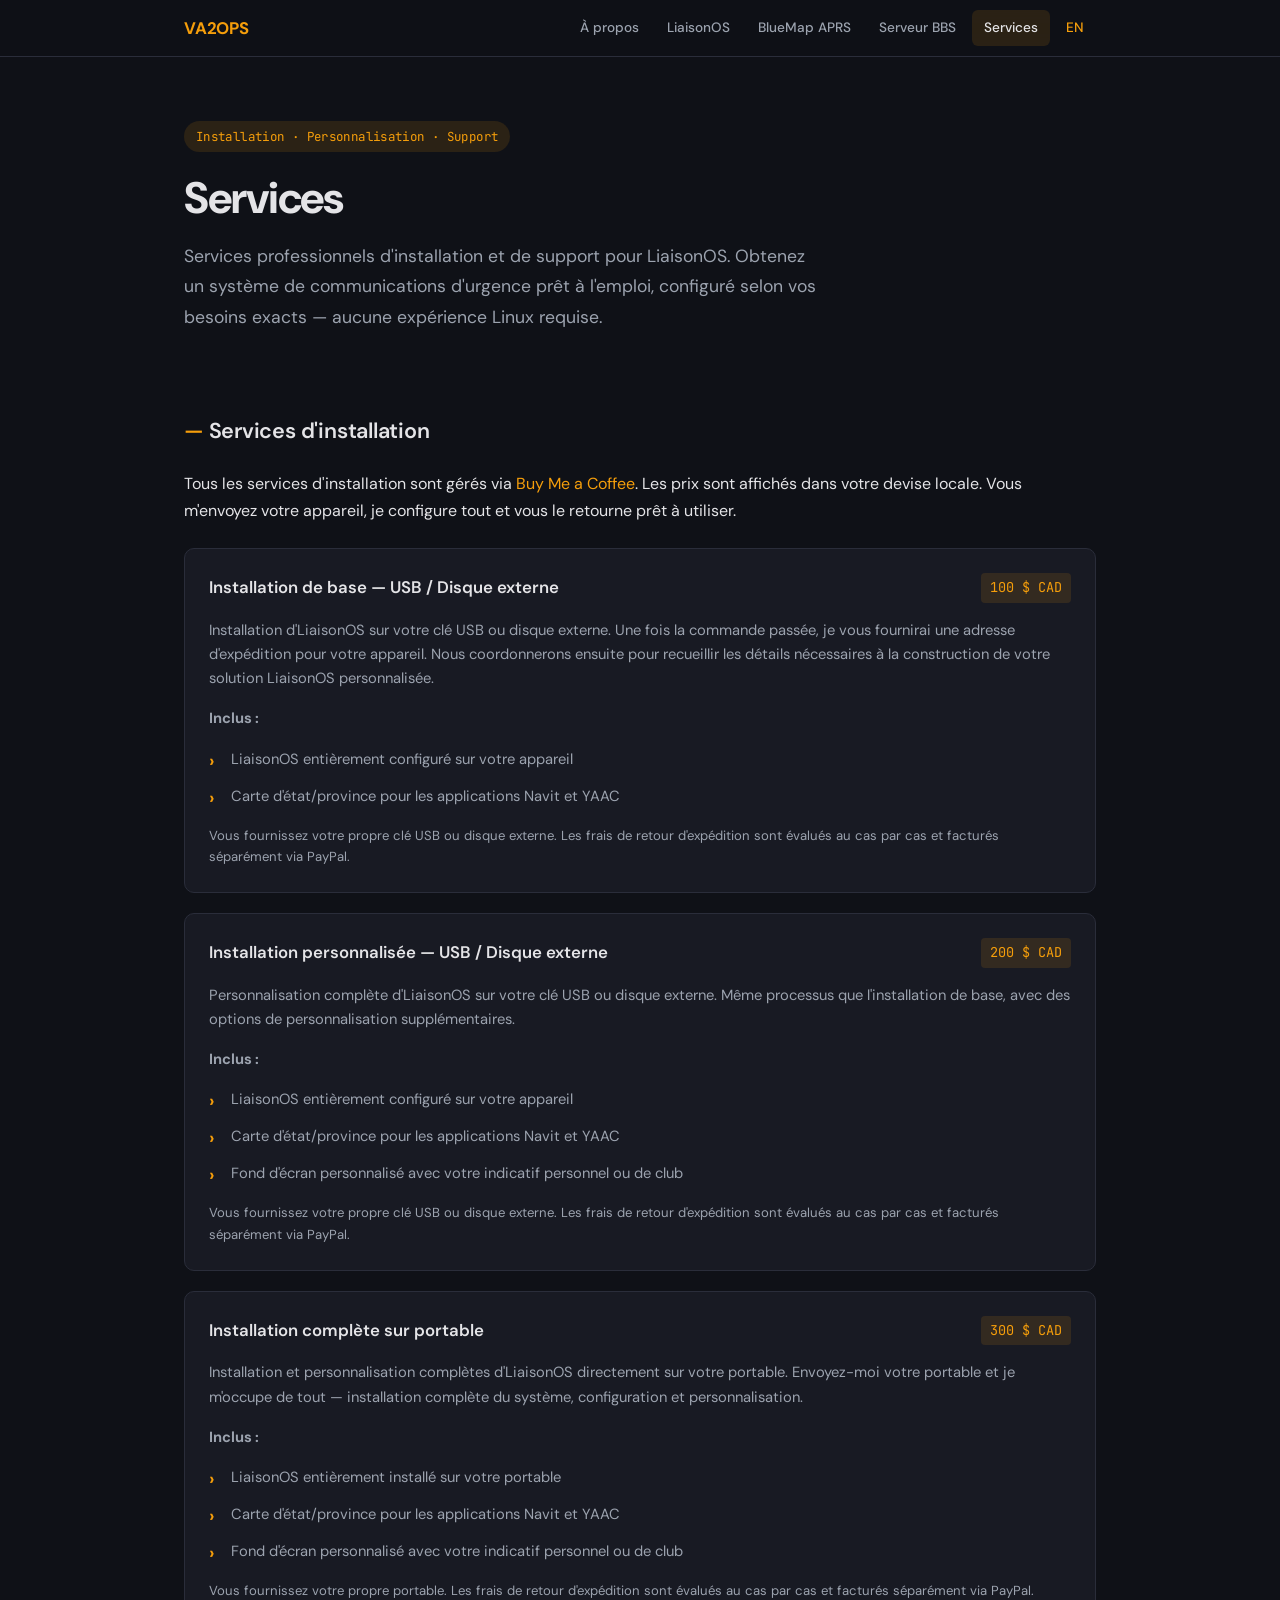
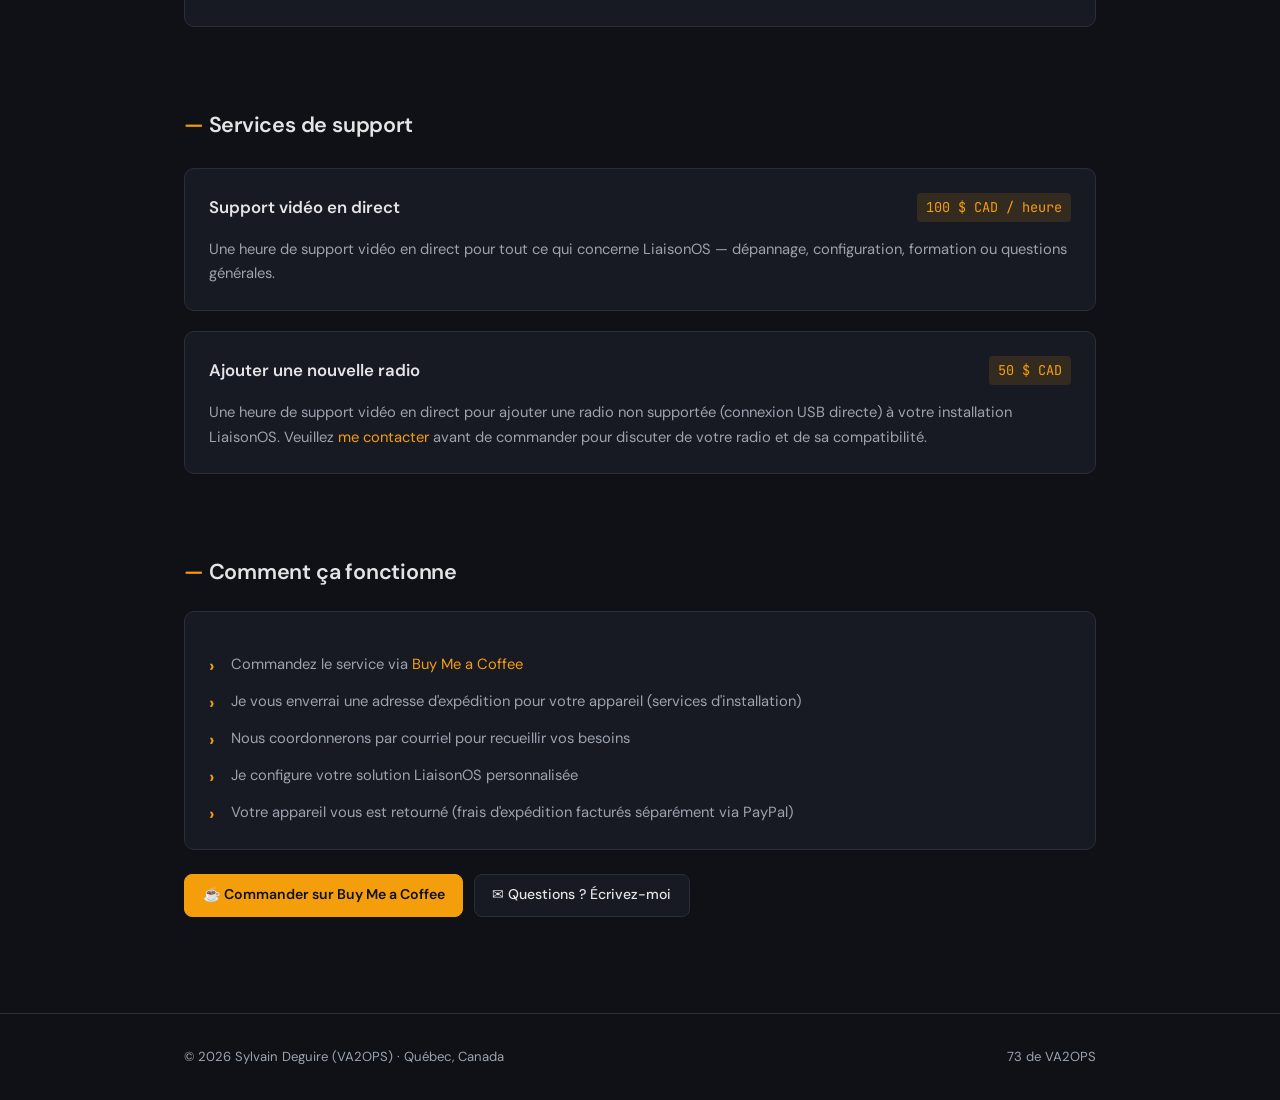
<file: fr/services.html>
<!DOCTYPE html>
<html lang="fr">
<head>
  <meta charset="UTF-8">
  <meta name="viewport" content="width=device-width, initial-scale=1.0">
  <title>Services — VA2OPS</title>
  <meta name="description" content="Services de configuration LiaisonOS par Sylvain Deguire (VA2OPS) — USB, portable et support en direct pour les communications d'urgence radioamateur.">
  <link rel="stylesheet" href="../style.css">
</head>
<body>

  <nav class="topnav">
    <div class="topnav-inner">
      <a href="index.html" class="topnav-brand"><span>VA2OPS</span></a>
      <button class="nav-toggle" onclick="document.querySelector('.topnav-links').classList.toggle('open')" aria-label="Menu">&#9776;</button>
      <div class="topnav-links">
        <a href="index.html">À propos</a>
        <a href="liaisonos.html">LiaisonOS</a>
        <a href="bluemap.html">BlueMap APRS</a>
        <a href="bbs-server.html">Serveur BBS</a>
        <a href="services.html" class="active">Services</a>
        <a href="../services.html" style="color: var(--accent);">EN</a>
      </div>
    </div>
  </nav>

  <header class="hero">
    <span class="hero-label">Installation &middot; Personnalisation &middot; Support</span>
    <h1>Services</h1>
    <p>Services professionnels d'installation et de support pour LiaisonOS. Obtenez un système de communications d'urgence prêt à l'emploi, configuré selon vos besoins exacts &mdash; aucune expérience Linux requise.</p>
  </header>

  <section class="section">
    <h2>Services d'installation</h2>
    <p>Tous les services d'installation sont gérés via <a href="https://buymeacoffee.com/liaisonos/extras" target="_blank" rel="noopener">Buy Me a Coffee</a>. Les prix sont affichés dans votre devise locale. Vous m'envoyez votre appareil, je configure tout et vous le retourne prêt à utiliser.</p>

    <div class="cards" style="grid-template-columns: 1fr;">

      <div class="card">
        <div style="display: flex; justify-content: space-between; align-items: flex-start; flex-wrap: wrap; gap: 0.5rem;">
          <h3>Installation de base &mdash; USB / Disque externe</h3>
          <span class="tag" style="margin: 0; font-size: 0.85rem;">100 $ CAD</span>
        </div>
        <p class="mt-1">Installation d'LiaisonOS sur votre clé USB ou disque externe. Une fois la commande passée, je vous fournirai une adresse d'expédition pour votre appareil. Nous coordonnerons ensuite pour recueillir les détails nécessaires à la construction de votre solution LiaisonOS personnalisée.</p>
        <p class="mt-1"><strong>Inclus :</strong></p>
        <ul class="features" style="grid-template-columns: 1fr;">
          <li>LiaisonOS entièrement configuré sur votre appareil</li>
          <li>Carte d'état/province pour les applications Navit et YAAC</li>
        </ul>
        <p class="mt-2 muted" style="font-size: 0.82rem;">Vous fournissez votre propre clé USB ou disque externe. Les frais de retour d'expédition sont évalués au cas par cas et facturés séparément via PayPal.</p>
      </div>

      <div class="card">
        <div style="display: flex; justify-content: space-between; align-items: flex-start; flex-wrap: wrap; gap: 0.5rem;">
          <h3>Installation personnalisée &mdash; USB / Disque externe</h3>
          <span class="tag" style="margin: 0; font-size: 0.85rem;">200 $ CAD</span>
        </div>
        <p class="mt-1">Personnalisation complète d'LiaisonOS sur votre clé USB ou disque externe. Même processus que l'installation de base, avec des options de personnalisation supplémentaires.</p>
        <p class="mt-1"><strong>Inclus :</strong></p>
        <ul class="features" style="grid-template-columns: 1fr;">
          <li>LiaisonOS entièrement configuré sur votre appareil</li>
          <li>Carte d'état/province pour les applications Navit et YAAC</li>
          <li>Fond d'écran personnalisé avec votre indicatif personnel ou de club</li>
        </ul>
        <p class="mt-2 muted" style="font-size: 0.82rem;">Vous fournissez votre propre clé USB ou disque externe. Les frais de retour d'expédition sont évalués au cas par cas et facturés séparément via PayPal.</p>
      </div>

      <div class="card">
        <div style="display: flex; justify-content: space-between; align-items: flex-start; flex-wrap: wrap; gap: 0.5rem;">
          <h3>Installation complète sur portable</h3>
          <span class="tag" style="margin: 0; font-size: 0.85rem;">300 $ CAD</span>
        </div>
        <p class="mt-1">Installation et personnalisation complètes d'LiaisonOS directement sur votre portable. Envoyez-moi votre portable et je m'occupe de tout &mdash; installation complète du système, configuration et personnalisation.</p>
        <p class="mt-1"><strong>Inclus :</strong></p>
        <ul class="features" style="grid-template-columns: 1fr;">
          <li>LiaisonOS entièrement installé sur votre portable</li>
          <li>Carte d'état/province pour les applications Navit et YAAC</li>
          <li>Fond d'écran personnalisé avec votre indicatif personnel ou de club</li>
        </ul>
        <p class="mt-2 muted" style="font-size: 0.82rem;">Vous fournissez votre propre portable. Les frais de retour d'expédition sont évalués au cas par cas et facturés séparément via PayPal.</p>
      </div>

    </div>
  </section>

  <section class="section">
    <h2>Services de support</h2>

    <div class="cards" style="grid-template-columns: 1fr;">

      <div class="card">
        <div style="display: flex; justify-content: space-between; align-items: flex-start; flex-wrap: wrap; gap: 0.5rem;">
          <h3>Support vidéo en direct</h3>
          <span class="tag" style="margin: 0; font-size: 0.85rem;">100 $ CAD / heure</span>
        </div>
        <p class="mt-1">Une heure de support vidéo en direct pour tout ce qui concerne LiaisonOS &mdash; dépannage, configuration, formation ou questions générales.</p>
      </div>

      <div class="card">
        <div style="display: flex; justify-content: space-between; align-items: flex-start; flex-wrap: wrap; gap: 0.5rem;">
          <h3>Ajouter une nouvelle radio</h3>
          <span class="tag" style="margin: 0; font-size: 0.85rem;">50 $ CAD</span>
        </div>
        <p class="mt-1">Une heure de support vidéo en direct pour ajouter une radio non supportée (connexion USB directe) à votre installation LiaisonOS. Veuillez <a href="mailto:info@va2ops.ca">me contacter</a> avant de commander pour discuter de votre radio et de sa compatibilité.</p>
      </div>

    </div>
  </section>

  <section class="section">
    <h2>Comment ça fonctionne</h2>
    <div class="card">
      <ul class="features" style="grid-template-columns: 1fr;">
        <li>Commandez le service via <a href="https://buymeacoffee.com/liaisonos/extras" target="_blank" rel="noopener">Buy Me a Coffee</a></li>
        <li>Je vous enverrai une adresse d'expédition pour votre appareil (services d'installation)</li>
        <li>Nous coordonnerons par courriel pour recueillir vos besoins</li>
        <li>Je configure votre solution LiaisonOS personnalisée</li>
        <li>Votre appareil vous est retourné (frais d'expédition facturés séparément via PayPal)</li>
      </ul>
    </div>

    <div class="links-row">
      <a href="https://buymeacoffee.com/liaisonos/extras" target="_blank" rel="noopener" class="btn btn-primary">&#9749; Commander sur Buy Me a Coffee</a>
      <a href="mailto:info@va2ops.ca" class="btn">&#9993; Questions ? Écrivez-moi</a>
    </div>
  </section>

  <footer class="footer">
    <div class="footer-inner">
      <span>&copy; 2026 Sylvain Deguire (VA2OPS) &middot; Québec, Canada</span>
      <span>73 de VA2OPS</span>
    </div>
  </footer>

</body>
</html>
</file>
<file: style.css>
/* ===== VA2OPS Portfolio — Clean Modern Minimal ===== */

@import url('https://fonts.googleapis.com/css2?family=DM+Sans:ital,opsz,wght@0,9..40,300;0,9..40,400;0,9..40,500;0,9..40,600;0,9..40,700;1,9..40,400&family=JetBrains+Mono:wght@400;500&display=swap');

:root {
  --bg: #0f1117;
  --bg-card: #181a23;
  --bg-card-hover: #1e2130;
  --text: #e4e4e7;
  --text-muted: #9ca3af;
  --accent: #f59e0b;
  --accent-dim: rgba(245, 158, 11, 0.12);
  --border: #2a2d3a;
  --font-body: 'DM Sans', sans-serif;
  --font-mono: 'JetBrains Mono', monospace;
  --max-w: 960px;
  --radius: 10px;
}

*, *::before, *::after { box-sizing: border-box; margin: 0; padding: 0; }

html { scroll-behavior: smooth; }

body {
  font-family: var(--font-body);
  background: var(--bg);
  color: var(--text);
  line-height: 1.7;
  font-size: 16px;
  -webkit-font-smoothing: antialiased;
}

a { color: var(--accent); text-decoration: none; transition: opacity 0.2s; }
a:hover { opacity: 0.8; }

img { max-width: 100%; display: block; }

/* ===== Top Nav ===== */
.topnav {
  position: sticky;
  top: 0;
  z-index: 100;
  background: rgba(15, 17, 23, 0.85);
  backdrop-filter: blur(14px);
  border-bottom: 1px solid var(--border);
}

.topnav-inner {
  max-width: var(--max-w);
  margin: 0 auto;
  padding: 0 1.5rem;
  display: flex;
  align-items: center;
  justify-content: space-between;
  height: 56px;
}

.topnav-brand {
  font-weight: 700;
  font-size: 1.05rem;
  color: var(--text);
  letter-spacing: -0.01em;
}

.topnav-brand span { color: var(--accent); }

.topnav-links { display: flex; gap: 0.25rem; }

.topnav-links a {
  color: var(--text-muted);
  font-size: 0.85rem;
  font-weight: 500;
  padding: 0.4rem 0.75rem;
  border-radius: 6px;
  transition: color 0.2s, background 0.2s;
}

.topnav-links a:hover,
.topnav-links a.active {
  color: var(--text);
  background: var(--accent-dim);
  opacity: 1;
}

/* Mobile nav */
.nav-toggle { display: none; background: none; border: none; color: var(--text); cursor: pointer; padding: 0.5rem; }

@media (max-width: 640px) {
  .nav-toggle { display: block; font-size: 1.4rem; }
  .topnav-links {
    display: none;
    position: absolute;
    top: 56px;
    left: 0;
    right: 0;
    flex-direction: column;
    background: rgba(15, 17, 23, 0.97);
    border-bottom: 1px solid var(--border);
    padding: 0.5rem 1rem;
  }
  .topnav-links.open { display: flex; }
  .topnav-links a { padding: 0.65rem 0.75rem; }
}

/* ===== Hero ===== */
.hero {
  max-width: var(--max-w);
  margin: 0 auto;
  padding: 4rem 1.5rem 3rem;
}

.hero-label {
  display: inline-block;
  font-family: var(--font-mono);
  font-size: 0.78rem;
  color: var(--accent);
  background: var(--accent-dim);
  padding: 0.3rem 0.75rem;
  border-radius: 20px;
  margin-bottom: 1.25rem;
  letter-spacing: 0.03em;
}

.hero h1 {
  font-size: clamp(2rem, 5vw, 2.75rem);
  font-weight: 700;
  line-height: 1.2;
  letter-spacing: -0.025em;
  margin-bottom: 1rem;
}

.hero p {
  font-size: 1.1rem;
  color: var(--text-muted);
  max-width: 640px;
  line-height: 1.75;
}

/* ===== Sections ===== */
.section {
  max-width: var(--max-w);
  margin: 0 auto;
  padding: 2rem 1.5rem 3rem;
}

.section h2 {
  font-size: 1.35rem;
  font-weight: 600;
  margin-bottom: 1.25rem;
  letter-spacing: -0.01em;
}

.section h2::before {
  content: '— ';
  color: var(--accent);
}

.section p + p { margin-top: 1rem; }

/* ===== Cards Grid ===== */
.cards {
  display: grid;
  grid-template-columns: repeat(auto-fit, minmax(280px, 1fr));
  gap: 1.25rem;
  margin-top: 1.5rem;
}

.card {
  background: var(--bg-card);
  border: 1px solid var(--border);
  border-radius: var(--radius);
  padding: 1.5rem;
  transition: background 0.2s, border-color 0.2s;
}

.card:hover {
  background: var(--bg-card-hover);
  border-color: var(--accent);
}

.card h3 {
  font-size: 1.05rem;
  font-weight: 600;
  margin-bottom: 0.5rem;
}

.card p {
  font-size: 0.92rem;
  color: var(--text-muted);
  line-height: 1.65;
}

.card .tag {
  display: inline-block;
  font-family: var(--font-mono);
  font-size: 0.72rem;
  color: var(--accent);
  background: var(--accent-dim);
  padding: 0.2rem 0.55rem;
  border-radius: 4px;
  margin-top: 0.75rem;
  margin-right: 0.35rem;
}

/* ===== Feature List ===== */
.features {
  list-style: none;
  display: grid;
  grid-template-columns: repeat(auto-fit, minmax(260px, 1fr));
  gap: 0.75rem 1.5rem;
  margin-top: 1rem;
}

.features li {
  font-size: 0.92rem;
  color: var(--text-muted);
  padding-left: 1.4rem;
  position: relative;
}

.features li::before {
  content: '›';
  position: absolute;
  left: 0;
  color: var(--accent);
  font-weight: 700;
  font-size: 1.1rem;
  line-height: 1.6;
}

/* ===== Frequency Table ===== */
.freq-table {
  margin-top: 1.25rem;
  width: 100%;
  border-collapse: collapse;
  font-size: 0.9rem;
}

.freq-table th,
.freq-table td {
  text-align: left;
  padding: 0.65rem 1rem;
  border-bottom: 1px solid var(--border);
}

.freq-table th {
  font-family: var(--font-mono);
  font-size: 0.78rem;
  color: var(--accent);
  text-transform: uppercase;
  letter-spacing: 0.06em;
  font-weight: 500;
}

.freq-table td { color: var(--text-muted); }

/* ===== Links Row ===== */
.links-row {
  display: flex;
  flex-wrap: wrap;
  gap: 0.65rem;
  margin-top: 1.5rem;
}

.btn {
  display: inline-flex;
  align-items: center;
  gap: 0.4rem;
  font-size: 0.88rem;
  font-weight: 500;
  padding: 0.55rem 1.1rem;
  border-radius: 8px;
  border: 1px solid var(--border);
  color: var(--text);
  background: var(--bg-card);
  transition: border-color 0.2s, background 0.2s;
}

.btn:hover {
  border-color: var(--accent);
  background: var(--accent-dim);
  opacity: 1;
}

.btn-primary {
  background: var(--accent);
  color: var(--bg);
  border-color: var(--accent);
  font-weight: 600;
}

.btn-primary:hover {
  background: #d97706;
  border-color: #d97706;
}

/* ===== Divider ===== */
.divider {
  border: none;
  border-top: 1px solid var(--border);
  margin: 2.5rem 0;
}

/* ===== Footer ===== */
.footer {
  border-top: 1px solid var(--border);
  margin-top: 3rem;
}

.footer-inner {
  max-width: var(--max-w);
  margin: 0 auto;
  padding: 2rem 1.5rem;
  display: flex;
  justify-content: space-between;
  align-items: center;
  flex-wrap: wrap;
  gap: 0.5rem;
  font-size: 0.82rem;
  color: var(--text-muted);
}

.footer-inner a { color: var(--text-muted); }
.footer-inner a:hover { color: var(--accent); }

/* ===== Utilities ===== */
.mono { font-family: var(--font-mono); }
.accent { color: var(--accent); }
.muted { color: var(--text-muted); }
.mt-1 { margin-top: 0.5rem; }
.mt-2 { margin-top: 1rem; }
.mt-3 { margin-top: 1.5rem; }
</file>
